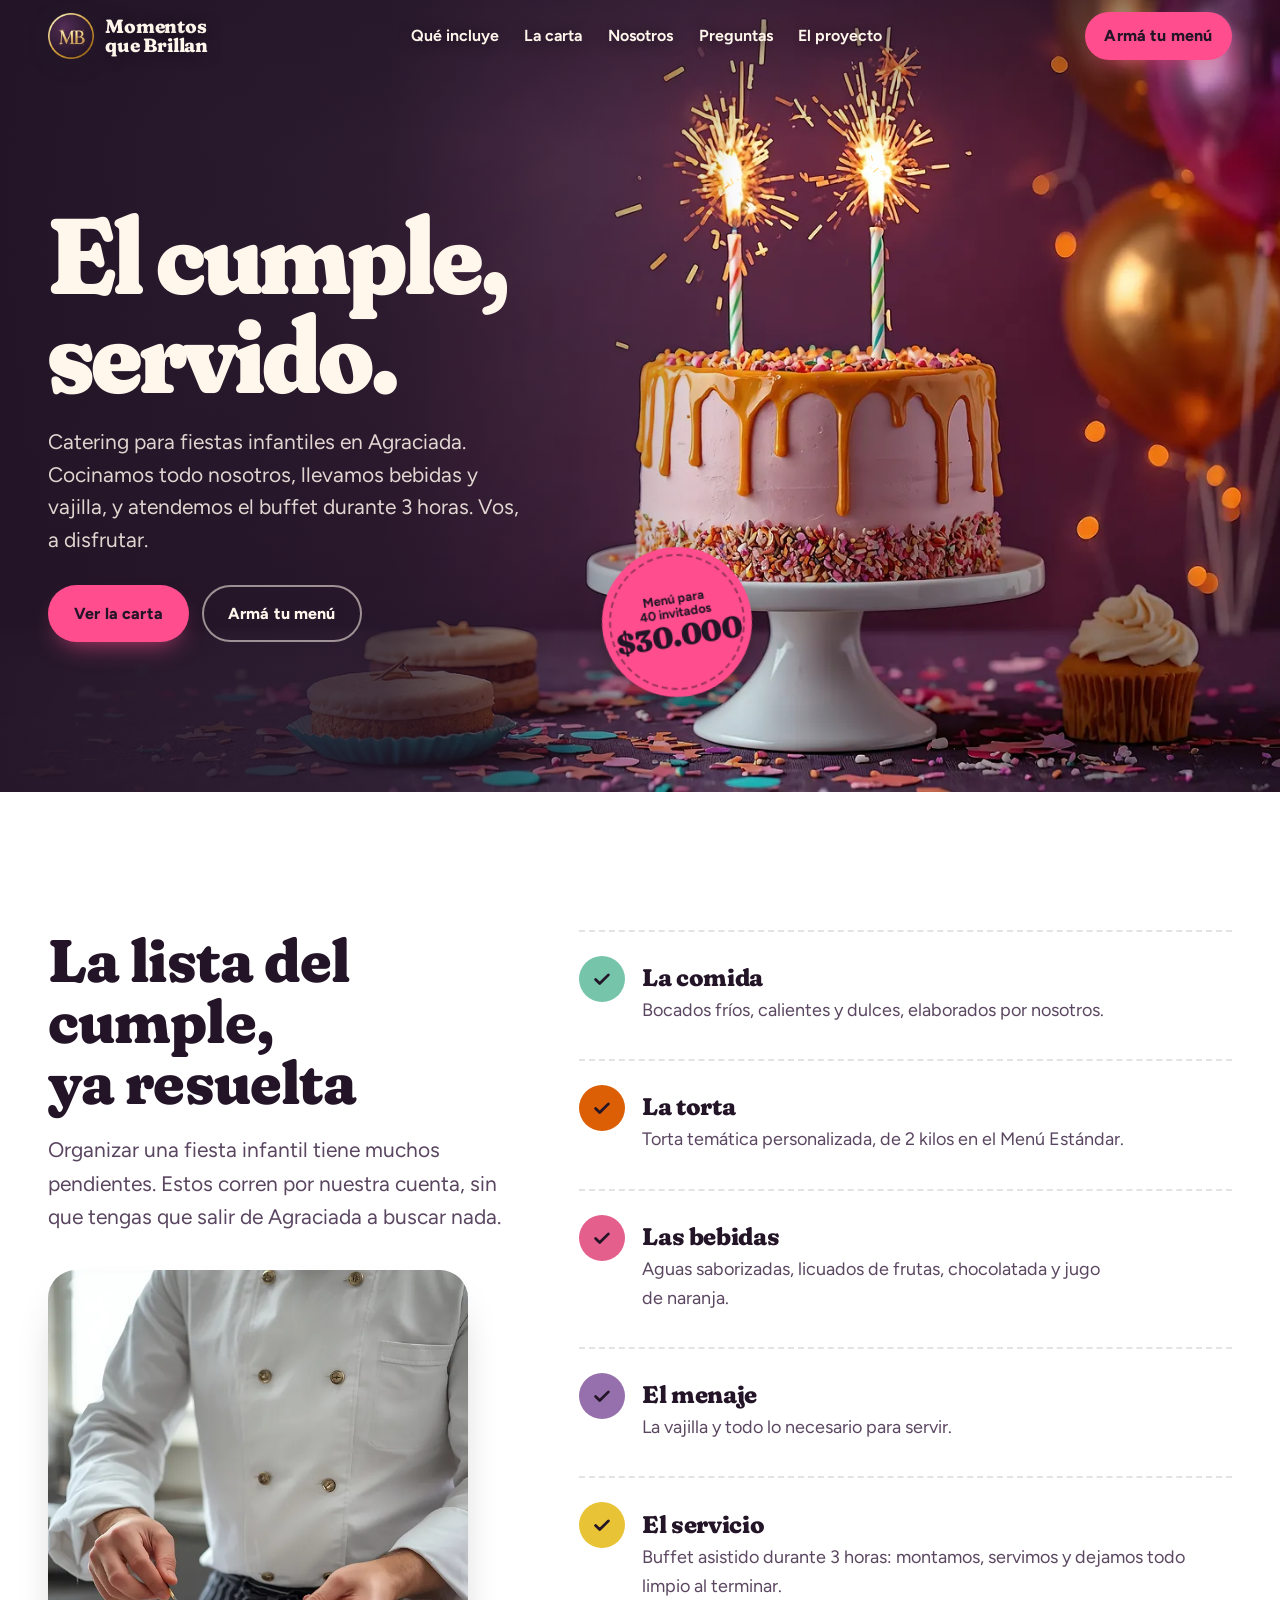
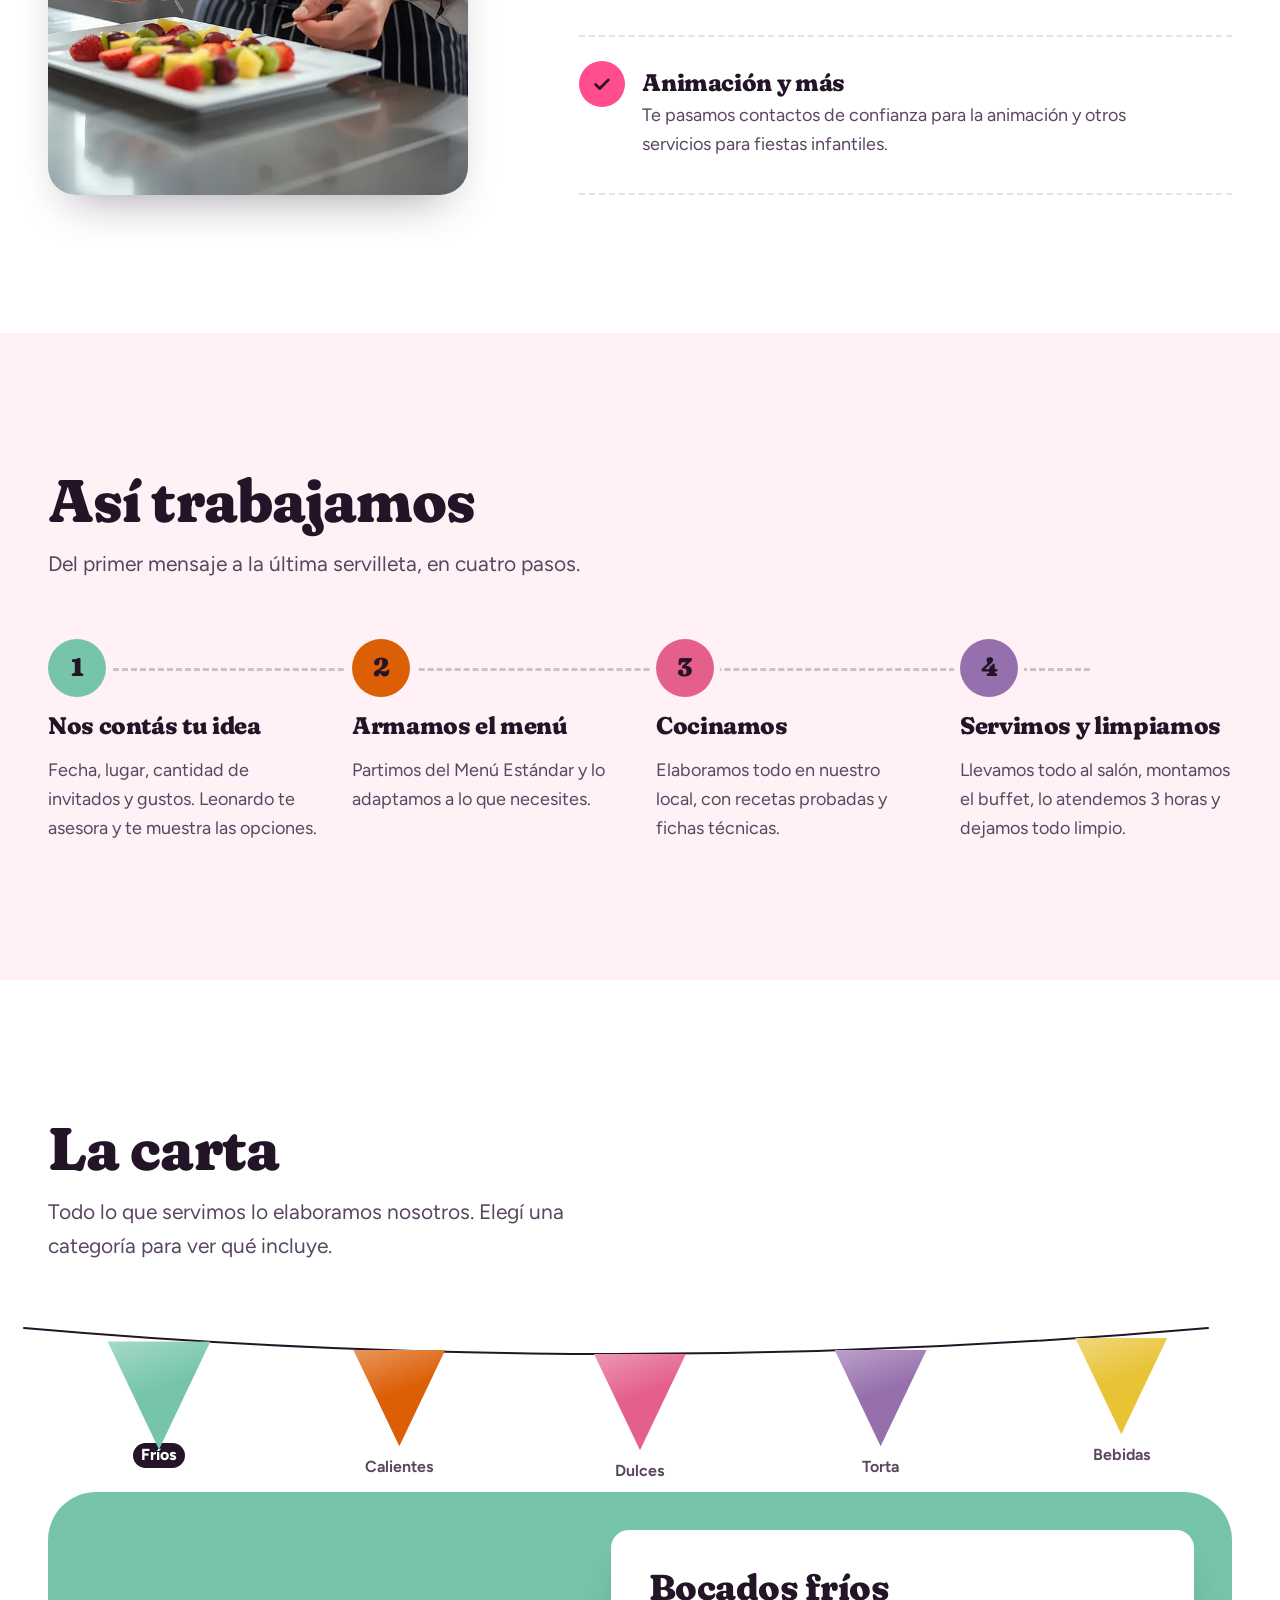
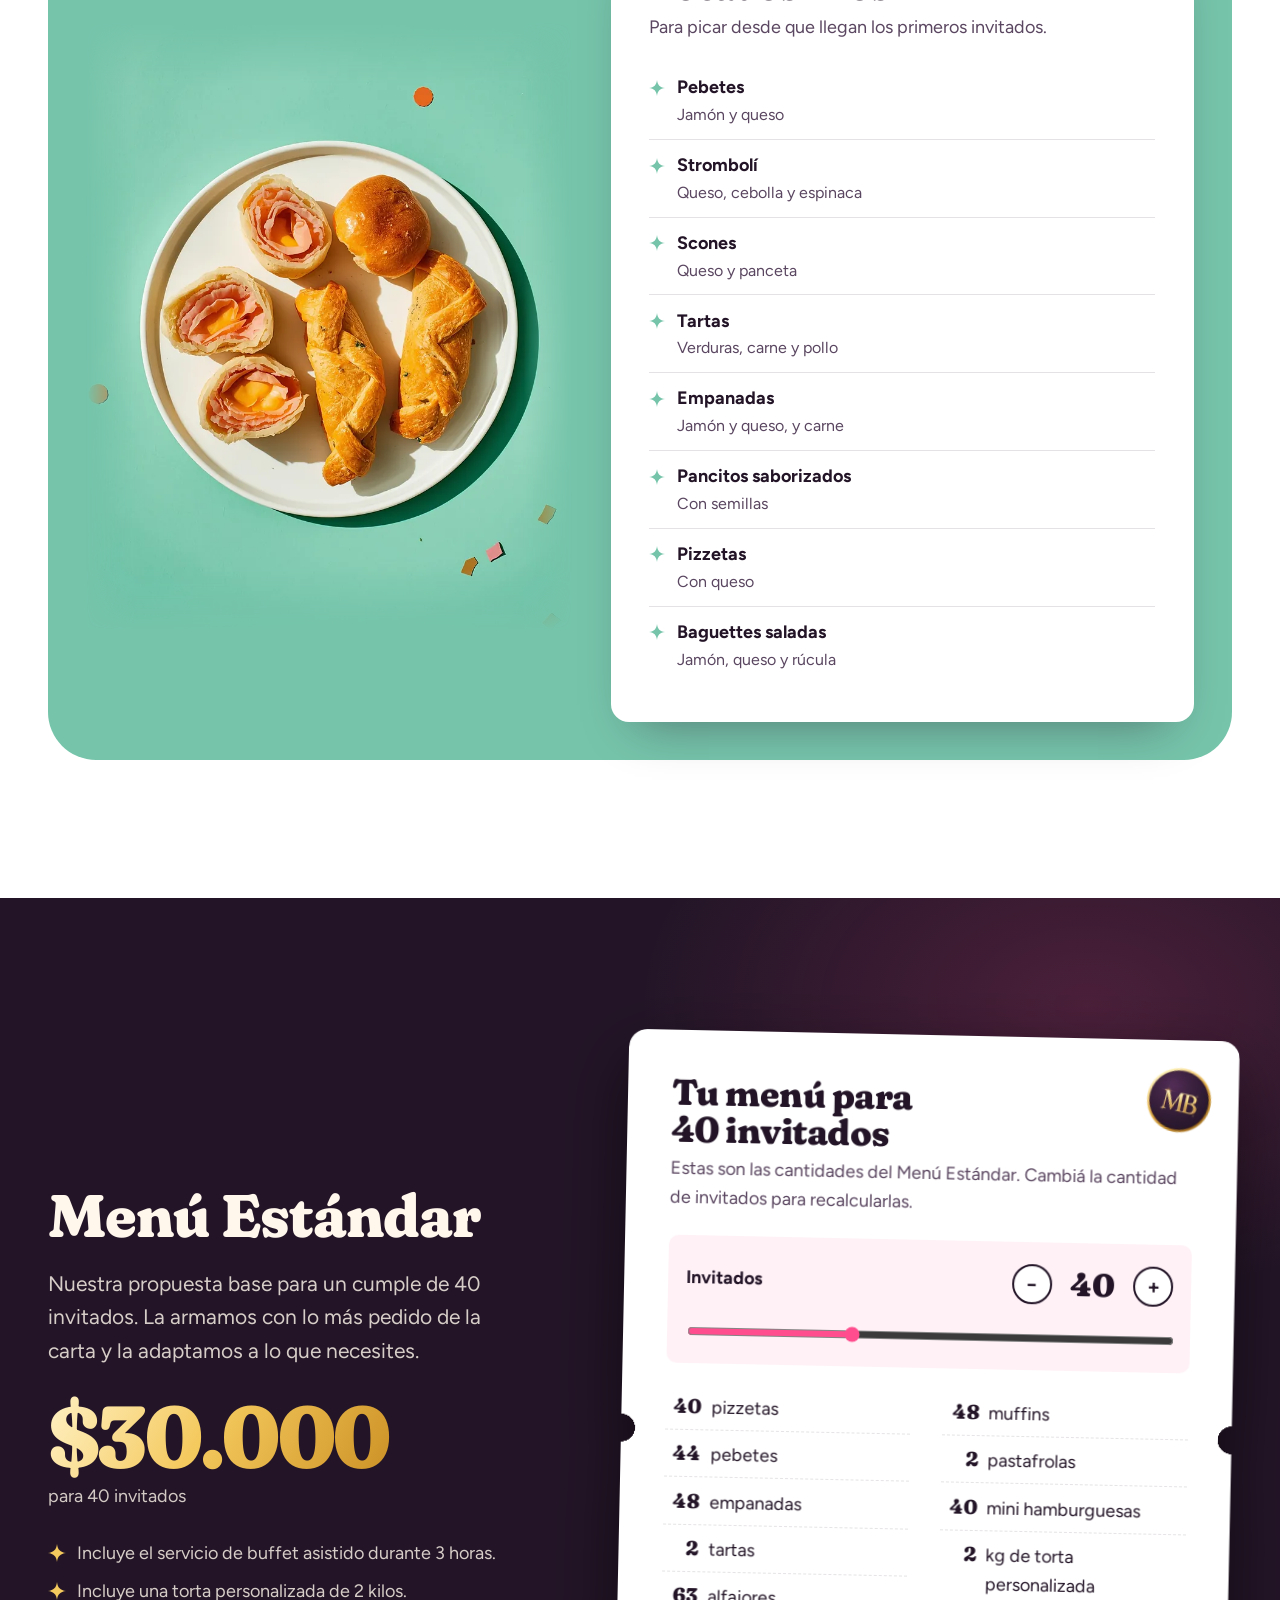
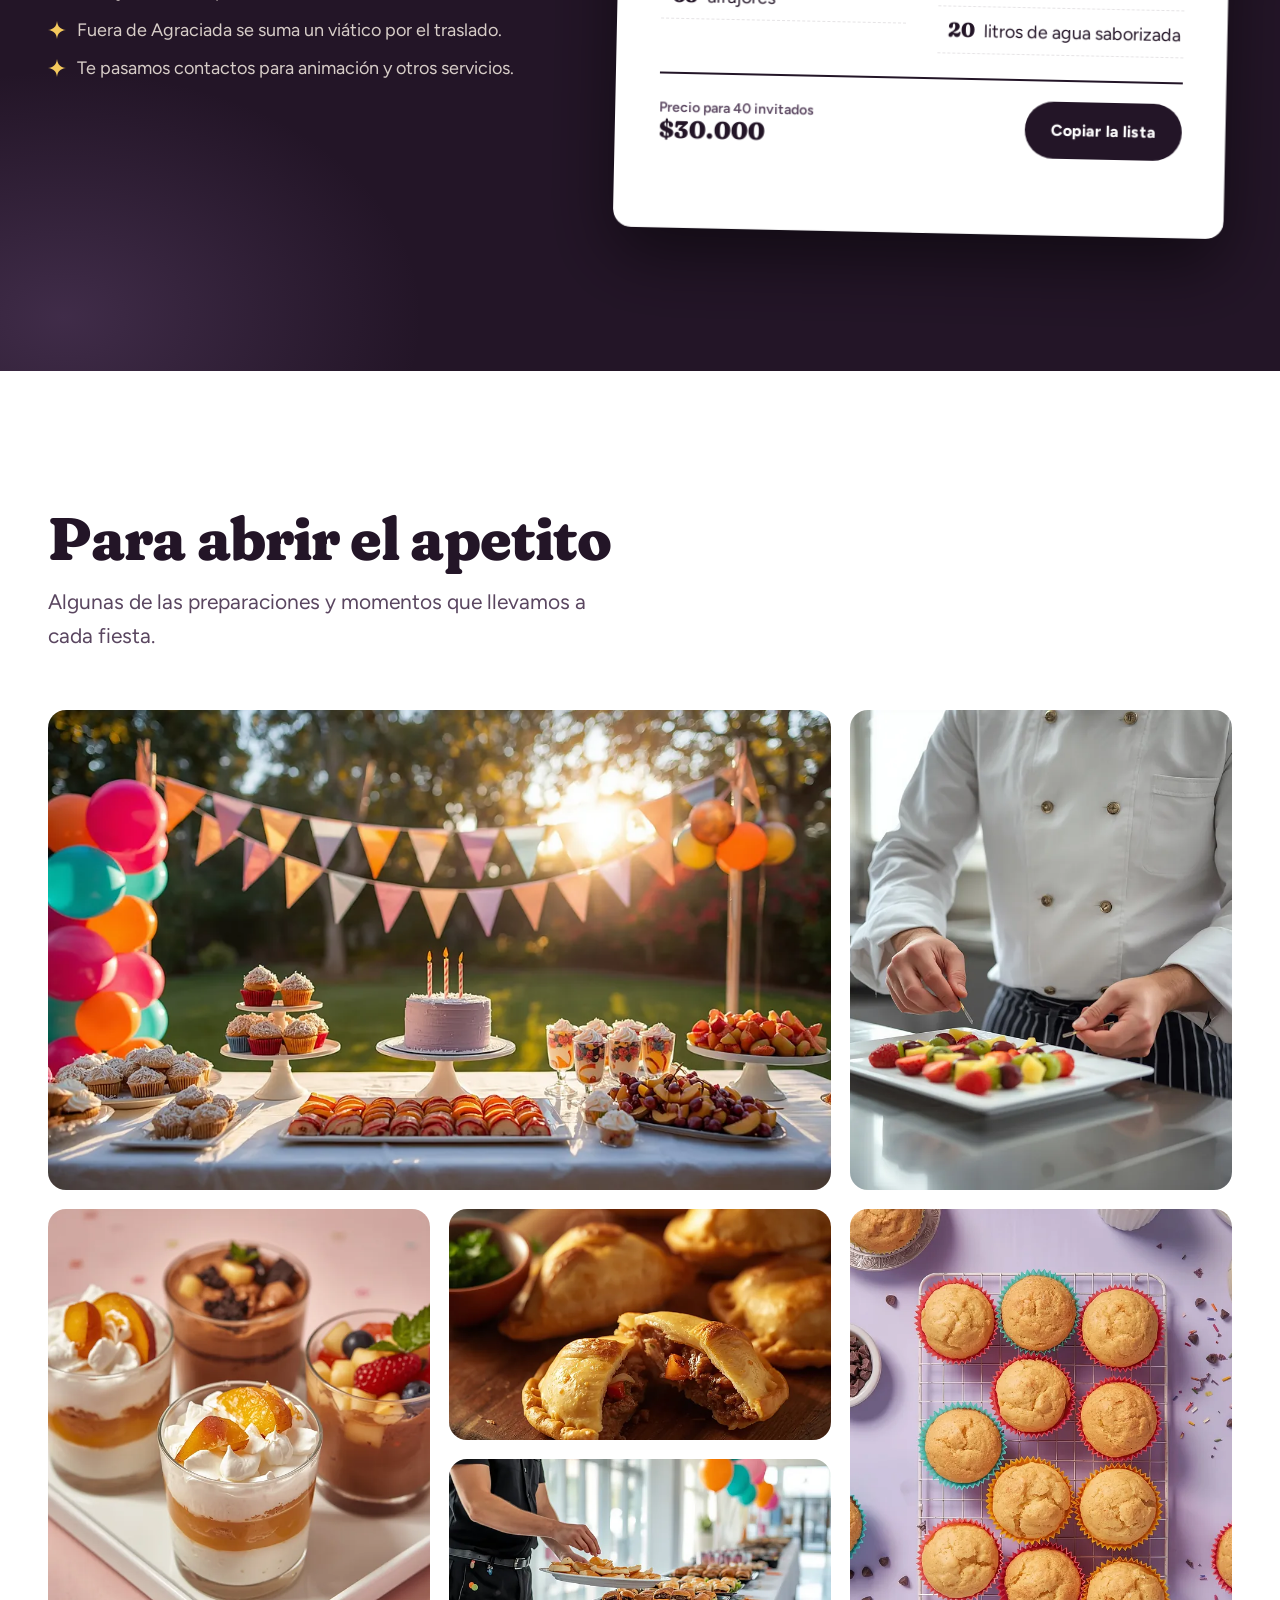
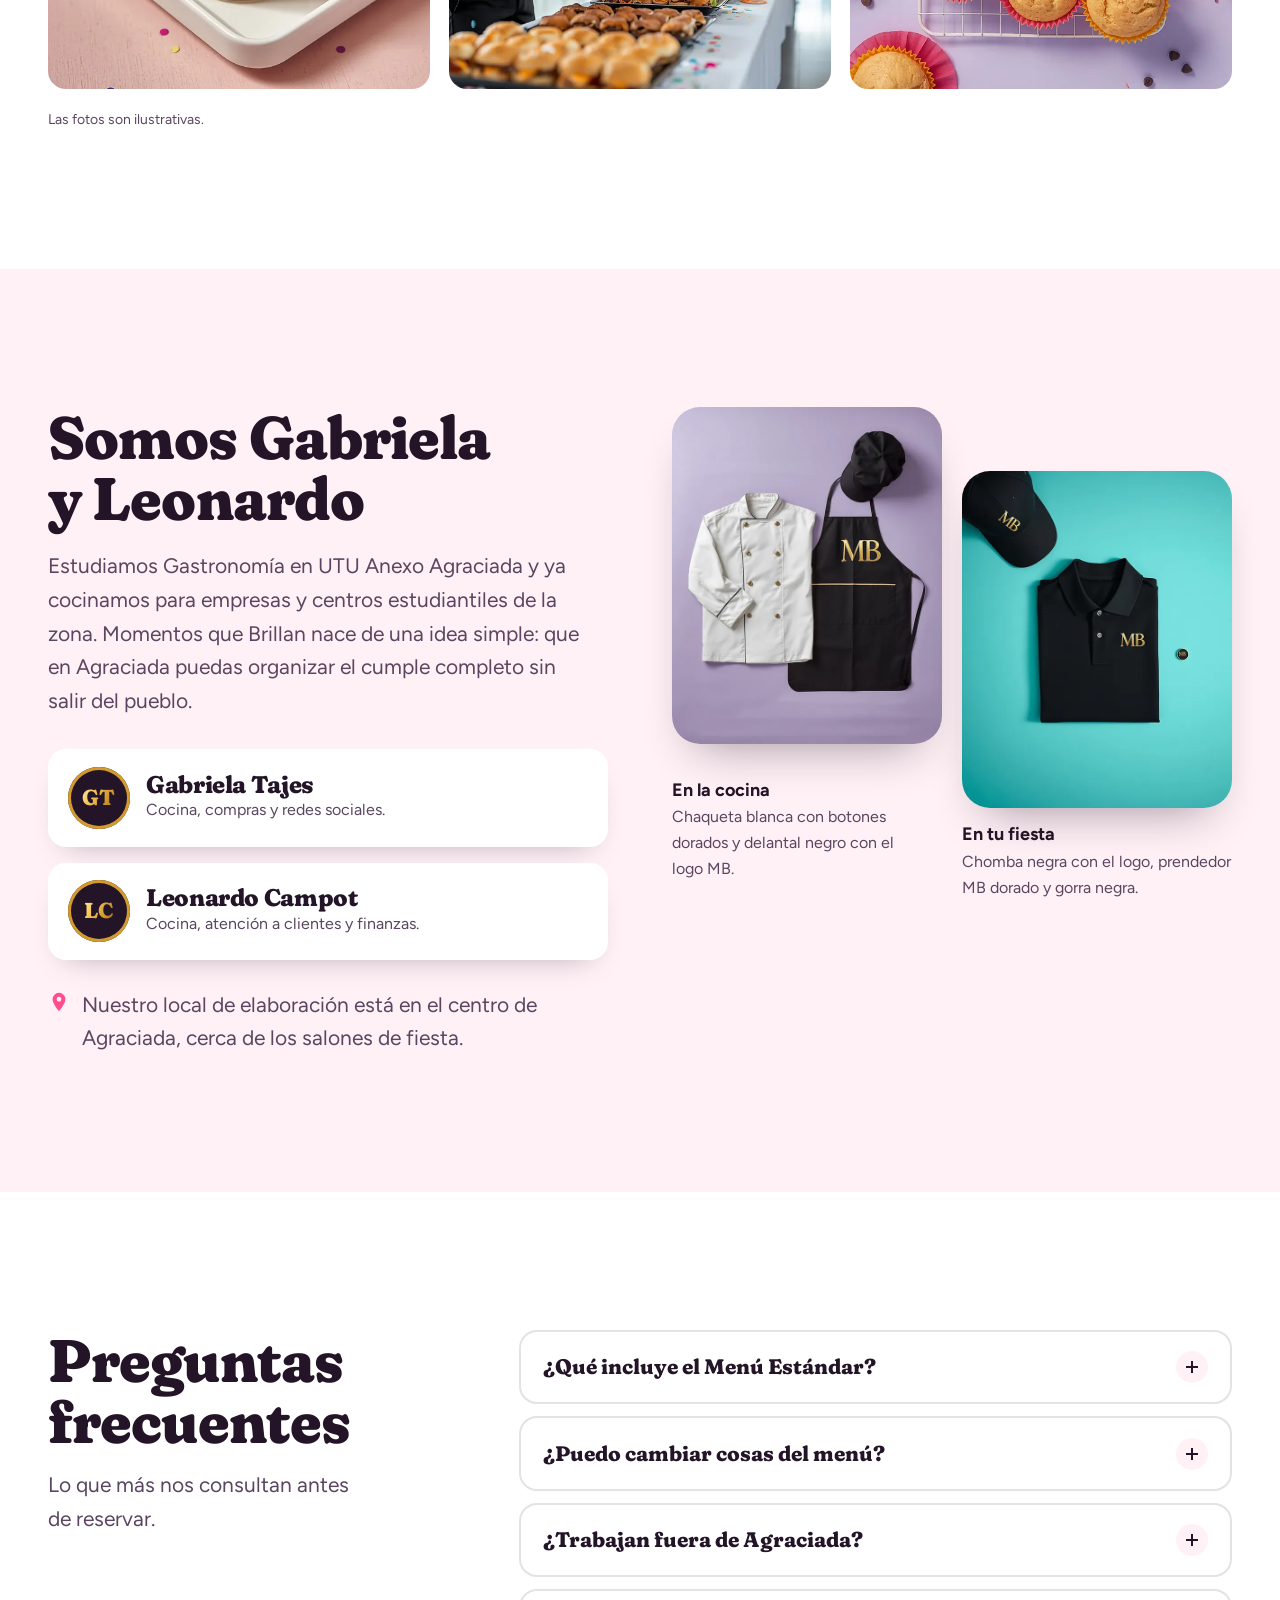
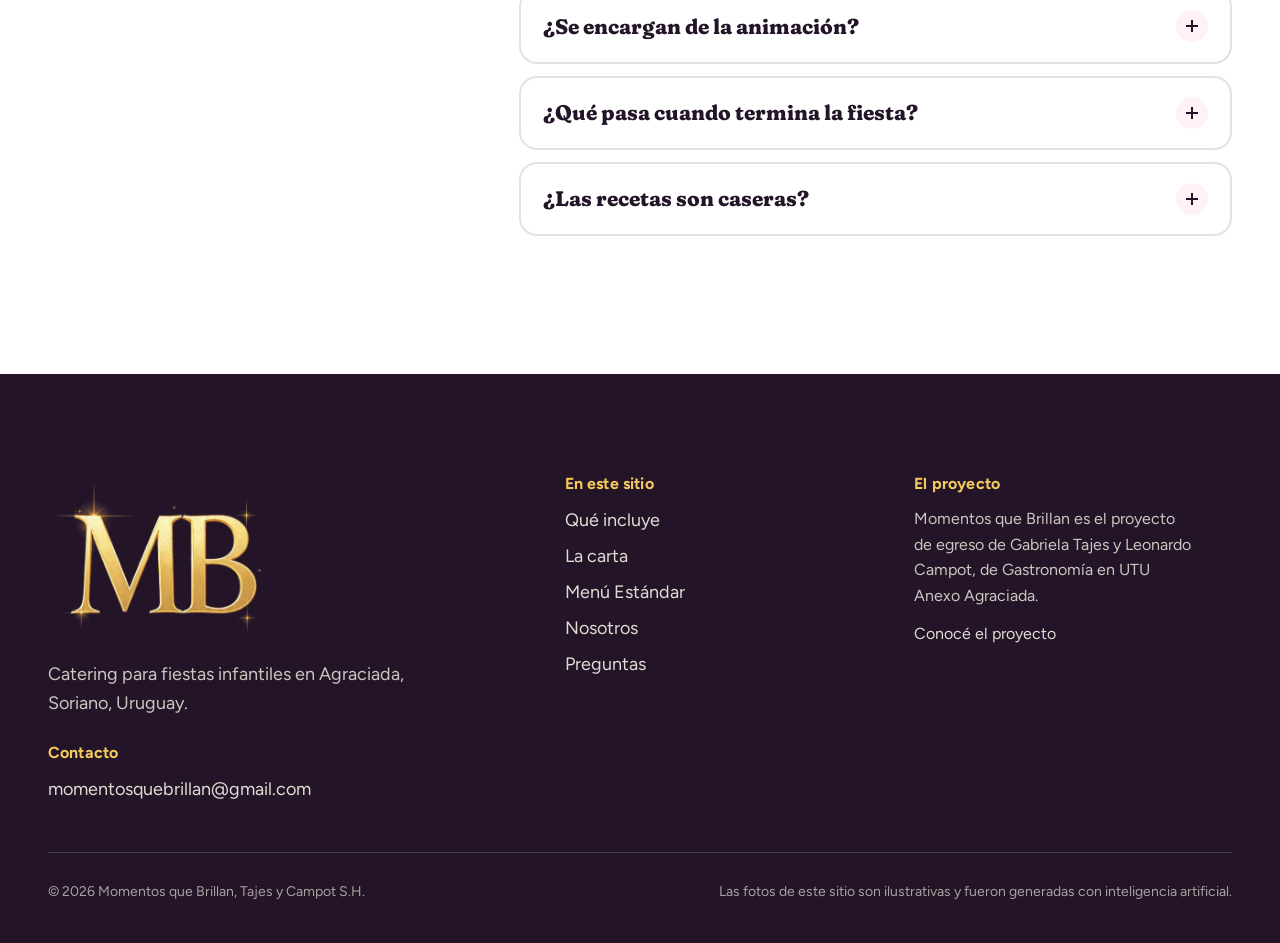
<file: index.html>
<!doctype html>
<html lang="es-UY">
<head>
  <meta charset="utf-8">
  <meta name="viewport" content="width=device-width, initial-scale=1, viewport-fit=cover">
  <title>Momentos que Brillan | Catering para cumpleaños infantiles en Agraciada</title>
  <meta name="description" content="Catering para fiestas infantiles en Agraciada, Soriano. Comida casera, bebidas, menaje, torta temática y buffet asistido de 3 horas: todo el cumple en un solo lugar.">
  <meta name="theme-color" content="#231527">
  <link rel="canonical" href="./">

  <meta property="og:type" content="website">
  <meta property="og:locale" content="es_UY">
  <meta property="og:site_name" content="Momentos que Brillan">
  <meta property="og:title" content="Momentos que Brillan: el cumple, servido">
  <meta property="og:description" content="Catering para fiestas infantiles en Agraciada. Comida casera, bebidas, menaje y buffet asistido de 3 horas.">
  <meta property="og:image" content="og-image.jpg">
  <meta property="og:image:width" content="1200">
  <meta property="og:image:height" content="630">
  <meta name="twitter:card" content="summary_large_image">

  <link rel="icon" href="favicon.ico" sizes="any">
  <link rel="icon" href="favicon-32.png" type="image/png" sizes="32x32">
  <link rel="apple-touch-icon" href="apple-touch-icon.png">
  <link rel="manifest" href="site.webmanifest">

  <link rel="preload" href="assets/fonts/fraunces-latin-full-normal.woff2" as="font" type="font/woff2" crossorigin>
  <link rel="preload" href="assets/fonts/figtree-latin-wght-normal.woff2" as="font" type="font/woff2" crossorigin>
  <link rel="preload" as="image" href="assets/img/hero/hero-torta-1600.webp"
        imagesrcset="assets/img/hero/hero-torta-960.webp 960w, assets/img/hero/hero-torta-1600.webp 1600w, assets/img/hero/hero-torta-2400.webp 2400w"
        imagesizes="100vw" fetchpriority="high">

  <link rel="stylesheet" href="assets/css/main.css">
  <script>document.documentElement.classList.add("js");</script>
  <script src="assets/js/config.js" defer></script>
  <script src="assets/js/main.js" defer></script>

  <script type="application/ld+json">
  {
    "@context": "https://schema.org",
    "@type": "FoodEstablishment",
    "name": "Momentos que Brillan",
    "description": "Catering para fiestas infantiles en Agraciada: comida casera, bebidas, menaje, torta temática y buffet asistido de 3 horas.",
    "servesCuisine": "Catering para fiestas infantiles",
    "areaServed": "Agraciada, Soriano, Uruguay",
    "address": {
      "@type": "PostalAddress",
      "addressLocality": "Agraciada",
      "addressRegion": "Soriano",
      "addressCountry": "UY"
    },
    "founder": [
      { "@type": "Person", "name": "Gabriela Tajes" },
      { "@type": "Person", "name": "Leonardo Campot" }
    ]
  }
  </script>
</head>
<body>
  <a class="skip-link" href="#contenido">Saltar al contenido</a>

  <svg width="0" height="0" style="position:absolute" aria-hidden="true" focusable="false">
    <symbol id="i-destello" viewBox="0 0 16 16"><path fill="currentColor" d="M8 0c.6 5 2.9 7.4 8 8-5.1.6-7.4 3-8 8-.6-5-2.9-7.4-8-8 5.1-.6 7.4-3 8-8z"/></symbol>
    <symbol id="i-check" viewBox="0 0 24 24"><path fill="none" stroke="currentColor" stroke-width="3" stroke-linecap="round" stroke-linejoin="round" d="M5 12.5l4.5 4.5L19 7.5"/></symbol>
    <symbol id="i-pin" viewBox="0 0 24 24"><path fill="currentColor" d="M12 2a7 7 0 0 0-7 7c0 5.2 7 13 7 13s7-7.8 7-13a7 7 0 0 0-7-7zm0 9.6a2.6 2.6 0 1 1 0-5.2 2.6 2.6 0 0 1 0 5.2z"/></symbol>
    <symbol id="i-prev" viewBox="0 0 24 24"><path fill="none" stroke="currentColor" stroke-width="2.5" stroke-linecap="round" stroke-linejoin="round" d="M15 5l-7 7 7 7"/></symbol>
    <symbol id="i-next" viewBox="0 0 24 24"><path fill="none" stroke="currentColor" stroke-width="2.5" stroke-linecap="round" stroke-linejoin="round" d="M9 5l7 7-7 7"/></symbol>
    <symbol id="i-cerrar" viewBox="0 0 24 24"><path fill="none" stroke="currentColor" stroke-width="2.5" stroke-linecap="round" d="M6 6l12 12M18 6L6 18"/></symbol>
  </svg>

  <header class="site-header" data-header>
    <div class="container site-header__bar">
      <a class="brand" href="./" aria-label="Momentos que Brillan, inicio">
        <img src="assets/img/brand/mb-badge-128.webp" width="46" height="46" alt="">
        <span>Momentos<br>que Brillan</span>
      </a>
      <nav class="nav" aria-label="Principal">
        <ul class="nav__list">
          <li><a href="#incluye">Qué incluye</a></li>
          <li><a href="#carta">La carta</a></li>
          <li><a href="#nosotros">Nosotros</a></li>
          <li><a href="#preguntas">Preguntas</a></li>
          <li><a href="proyecto.html">El proyecto</a></li>
        </ul>
      </nav>
      <a class="btn btn--primary header-cta" href="#menu-40">Armá tu menú</a>
      <button class="menu-toggle" type="button" aria-expanded="false" aria-controls="menu-movil" data-menu-toggle>
        <span class="menu-toggle__icon" aria-hidden="true"></span>
        <span>Menú</span>
      </button>
    </div>
  </header>

  <nav class="mobile-nav" id="menu-movil" aria-label="Menú del sitio" hidden>
    <ul>
      <li><a href="#incluye" style="--dot: var(--cat-frios)">Qué incluye</a></li>
      <li><a href="#carta" style="--dot: var(--cat-calientes)">La carta</a></li>
      <li><a href="#menu-40" style="--dot: var(--cat-dulces)">Armá tu menú</a></li>
      <li><a href="#nosotros" style="--dot: var(--cat-torta)">Nosotros</a></li>
      <li><a href="#preguntas" style="--dot: var(--cat-bebidas)">Preguntas</a></li>
      <li><a href="proyecto.html" style="--dot: var(--frutilla)">El proyecto</a></li>
    </ul>
  </nav>

  <main id="contenido">
    <section class="hero" aria-labelledby="hero-titulo">
      <div class="hero__media">
        <img src="assets/img/hero/hero-torta-1600.webp"
             srcset="assets/img/hero/hero-torta-960.webp 960w, assets/img/hero/hero-torta-1600.webp 1600w, assets/img/hero/hero-torta-2400.webp 2400w"
             sizes="100vw" width="2400" height="1350" fetchpriority="high" decoding="async"
             alt="Torta de cumpleaños rosa con bengalas encendidas, alfajores y globos dorados sobre una mesa con confites.">
      </div>
      <canvas class="hero__sparks" aria-hidden="true"></canvas>
      <div class="container hero__inner">
        <div class="hero__copy">
          <h1 class="hero__title" id="hero-titulo">El cumple, servido.</h1>
          <p class="hero__lead">Catering para fiestas infantiles en Agraciada. Cocinamos todo nosotros, llevamos bebidas y vajilla, y atendemos el buffet durante 3&nbsp;horas. Vos, a disfrutar.</p>
          <div class="hero__actions">
            <a class="btn btn--primary" href="#carta">Ver la carta</a>
            <a class="btn btn--ghost" href="#menu-40">Armá tu menú</a>
          </div>
        </div>
      </div>
      <a class="sticker" href="#menu-40">
        <span>Menú para 40&nbsp;invitados</span>
        <strong>$30.000</strong>
      </a>
    </section>

    <section class="section" id="incluye" aria-labelledby="incluye-titulo">
      <div class="container incluye__grid">
        <div class="incluye__aside">
          <h2 id="incluye-titulo">La lista del cumple, ya resuelta</h2>
          <p>Organizar una fiesta infantil tiene muchos pendientes. Estos corren por nuestra cuenta, sin que tengas que salir de Agraciada a buscar nada.</p>
          <figure class="incluye__photo">
            <img src="assets/img/galeria/gal-chef-manos-640.webp"
                 srcset="assets/img/galeria/gal-chef-manos-640.webp 640w, assets/img/galeria/gal-chef-manos-1152.webp 1152w"
                 sizes="(min-width: 900px) 420px, 100vw" width="1152" height="1440" loading="lazy" decoding="async"
                 alt="Manos de un cocinero con chaqueta blanca y botones dorados armando una bandeja de brochetes de fruta.">
          </figure>
        </div>
        <ul class="checklist">
          <li style="--c: var(--cat-frios)">
            <span class="check"><svg aria-hidden="true"><use href="#i-check"/></svg></span>
            <h3>La comida</h3>
            <p>Bocados fríos, calientes y dulces, elaborados por nosotros.</p>
          </li>
          <li style="--c: var(--cat-calientes)">
            <span class="check"><svg aria-hidden="true"><use href="#i-check"/></svg></span>
            <h3>La torta</h3>
            <p>Torta temática personalizada, de 2&nbsp;kilos en el Menú Estándar.</p>
          </li>
          <li style="--c: var(--cat-dulces)">
            <span class="check"><svg aria-hidden="true"><use href="#i-check"/></svg></span>
            <h3>Las bebidas</h3>
            <p>Aguas saborizadas, licuados de frutas, chocolatada y jugo de naranja.</p>
          </li>
          <li style="--c: var(--cat-torta)">
            <span class="check"><svg aria-hidden="true"><use href="#i-check"/></svg></span>
            <h3>El menaje</h3>
            <p>La vajilla y todo lo necesario para servir.</p>
          </li>
          <li style="--c: var(--cat-bebidas)">
            <span class="check"><svg aria-hidden="true"><use href="#i-check"/></svg></span>
            <h3>El servicio</h3>
            <p>Buffet asistido durante 3&nbsp;horas: montamos, servimos y dejamos todo limpio al terminar.</p>
          </li>
          <li style="--c: var(--frutilla)">
            <span class="check"><svg aria-hidden="true"><use href="#i-check"/></svg></span>
            <h3>Animación y más</h3>
            <p>Te pasamos contactos de confianza para la animación y otros servicios para fiestas infantiles.</p>
          </li>
        </ul>
      </div>
    </section>

    <section class="section pasos-section" id="como" aria-labelledby="como-titulo">
      <div class="container">
        <div class="section-head">
          <h2 id="como-titulo">Así trabajamos</h2>
          <p>Del primer mensaje a la última servilleta, en cuatro pasos.</p>
        </div>
        <ol class="pasos">
          <li class="paso" style="--c: var(--cat-frios)">
            <span class="paso__num" aria-hidden="true">1</span>
            <h3>Nos contás tu idea</h3>
            <p>Fecha, lugar, cantidad de invitados y gustos. Leonardo te asesora y te muestra las opciones.</p>
          </li>
          <li class="paso" style="--c: var(--cat-calientes)">
            <span class="paso__num" aria-hidden="true">2</span>
            <h3>Armamos el menú</h3>
            <p>Partimos del Menú Estándar y lo adaptamos a lo que necesites.</p>
          </li>
          <li class="paso" style="--c: var(--cat-dulces)">
            <span class="paso__num" aria-hidden="true">3</span>
            <h3>Cocinamos</h3>
            <p>Elaboramos todo en nuestro local, con recetas probadas y fichas técnicas.</p>
          </li>
          <li class="paso" style="--c: var(--cat-torta)">
            <span class="paso__num" aria-hidden="true">4</span>
            <h3>Servimos y limpiamos</h3>
            <p>Llevamos todo al salón, montamos el buffet, lo atendemos 3&nbsp;horas y dejamos todo limpio.</p>
          </li>
        </ol>
      </div>
    </section>

    <section class="section carta" id="carta" aria-labelledby="carta-titulo" data-carta>
      <div class="container">
        <div class="section-head">
          <h2 id="carta-titulo">La carta</h2>
          <p>Todo lo que servimos lo elaboramos nosotros. Elegí una categoría para ver qué incluye.</p>
        </div>

        <div class="bunting" role="tablist" aria-label="Categorías de la carta" hidden data-tablist>
          <svg class="bunting__string" viewBox="0 0 1000 44" preserveAspectRatio="none" aria-hidden="true"><path d="M0,8 Q500,60 1000,8"/></svg>
          <button class="flag" type="button" role="tab" id="tab-frios" aria-controls="panel-frios" aria-selected="true" data-color="var(--cat-frios)" style="--flag: var(--cat-frios)">
            <span class="flag__shape" aria-hidden="true"></span>
            <span class="flag__label">Fríos</span>
          </button>
          <button class="flag" type="button" role="tab" id="tab-calientes" aria-controls="panel-calientes" aria-selected="false" tabindex="-1" data-color="var(--cat-calientes)" style="--flag: var(--cat-calientes)">
            <span class="flag__shape" aria-hidden="true"></span>
            <span class="flag__label">Calientes</span>
          </button>
          <button class="flag" type="button" role="tab" id="tab-dulces" aria-controls="panel-dulces" aria-selected="false" tabindex="-1" data-color="var(--cat-dulces)" style="--flag: var(--cat-dulces)">
            <span class="flag__shape" aria-hidden="true"></span>
            <span class="flag__label">Dulces</span>
          </button>
          <button class="flag" type="button" role="tab" id="tab-torta" aria-controls="panel-torta" aria-selected="false" tabindex="-1" data-color="var(--cat-torta)" style="--flag: var(--cat-torta)">
            <span class="flag__shape" aria-hidden="true"></span>
            <span class="flag__label">Torta</span>
          </button>
          <button class="flag" type="button" role="tab" id="tab-bebidas" aria-controls="panel-bebidas" aria-selected="false" tabindex="-1" data-color="var(--cat-bebidas)" style="--flag: var(--cat-bebidas)">
            <span class="flag__shape" aria-hidden="true"></span>
            <span class="flag__label">Bebidas</span>
          </button>
        </div>

        <div class="carta__stage" data-stage>
          <div class="carta__panel" id="panel-frios" role="tabpanel" aria-labelledby="tab-frios">
            <figure class="carta__photo">
              <img src="assets/img/carta/carta-frios-800.webp"
                   srcset="assets/img/carta/carta-frios-480.webp 480w, assets/img/carta/carta-frios-800.webp 800w, assets/img/carta/carta-frios-1152.webp 1152w"
                   sizes="(min-width: 900px) 40vw, 100vw" width="1152" height="1440" loading="lazy" decoding="async"
                   alt="Plato con pebetes de jamón y queso y trenzas saladas sobre fondo verde menta.">
            </figure>
            <div class="menu-card">
              <h3>Bocados fríos</h3>
              <p>Para picar desde que llegan los primeros invitados.</p>
              <ul class="menu-list">
                <li><svg aria-hidden="true"><use href="#i-destello"/></svg><strong>Pebetes</strong><span>Jamón y queso</span></li>
                <li><svg aria-hidden="true"><use href="#i-destello"/></svg><strong>Strombolí</strong><span>Queso, cebolla y espinaca</span></li>
                <li><svg aria-hidden="true"><use href="#i-destello"/></svg><strong>Scones</strong><span>Queso y panceta</span></li>
                <li><svg aria-hidden="true"><use href="#i-destello"/></svg><strong>Tartas</strong><span>Verduras, carne y pollo</span></li>
                <li><svg aria-hidden="true"><use href="#i-destello"/></svg><strong>Empanadas</strong><span>Jamón y queso, y carne</span></li>
                <li><svg aria-hidden="true"><use href="#i-destello"/></svg><strong>Pancitos saborizados</strong><span>Con semillas</span></li>
                <li><svg aria-hidden="true"><use href="#i-destello"/></svg><strong>Pizzetas</strong><span>Con queso</span></li>
                <li><svg aria-hidden="true"><use href="#i-destello"/></svg><strong>Baguettes saladas</strong><span>Jamón, queso y rúcula</span></li>
              </ul>
            </div>
          </div>

          <div class="carta__panel" id="panel-calientes" role="tabpanel" aria-labelledby="tab-calientes">
            <figure class="carta__photo">
              <img src="assets/img/carta/carta-calientes-800.webp"
                   srcset="assets/img/carta/carta-calientes-480.webp 480w, assets/img/carta/carta-calientes-800.webp 800w, assets/img/carta/carta-calientes-1152.webp 1152w"
                   sizes="(min-width: 900px) 40vw, 100vw" width="1152" height="1440" loading="lazy" decoding="async"
                   alt="Mini hamburguesas con tomate y lechuga y bastones de muzzarella sobre fondo naranja.">
            </figure>
            <div class="menu-card">
              <h3>Bocados calientes</h3>
              <p>Recién salidos del horno, del tamaño justo para manos chicas.</p>
              <ul class="menu-list">
                <li><svg aria-hidden="true"><use href="#i-destello"/></svg><strong>Mini hamburguesas</strong><span>Con tomate y lechuga</span></li>
                <li><svg aria-hidden="true"><use href="#i-destello"/></svg><strong>Mini pizzetas</strong><span>Con muzzarella</span></li>
                <li><svg aria-hidden="true"><use href="#i-destello"/></svg><strong>Mini chivitos</strong></li>
                <li><svg aria-hidden="true"><use href="#i-destello"/></svg><strong>Mini tacos</strong></li>
                <li><svg aria-hidden="true"><use href="#i-destello"/></svg><strong>Bastones de muzzarella</strong></li>
              </ul>
            </div>
          </div>

          <div class="carta__panel" id="panel-dulces" role="tabpanel" aria-labelledby="tab-dulces">
            <figure class="carta__photo">
              <img src="assets/img/carta/carta-dulces-800.webp"
                   srcset="assets/img/carta/carta-dulces-480.webp 480w, assets/img/carta/carta-dulces-800.webp 800w, assets/img/carta/carta-dulces-1152.webp 1152w"
                   sizes="(min-width: 900px) 40vw, 100vw" width="1152" height="1440" loading="lazy" decoding="async"
                   alt="Alfajores de maicena con coco, trufas con granas de colores y pastafrola sobre fondo rosa.">
            </figure>
            <div class="menu-card">
              <h3>Bocados dulces</h3>
              <p>La mesa dulce que todos esperan.</p>
              <ul class="menu-list">
                <li><svg aria-hidden="true"><use href="#i-destello"/></svg><strong>Alfajores de maicena</strong></li>
                <li><svg aria-hidden="true"><use href="#i-destello"/></svg><strong>Trufas</strong></li>
                <li><svg aria-hidden="true"><use href="#i-destello"/></svg><strong>Galletitas de avena</strong></li>
                <li><svg aria-hidden="true"><use href="#i-destello"/></svg><strong>Budines</strong><span>Vainilla, naranja, marmolado y limón</span></li>
                <li><svg aria-hidden="true"><use href="#i-destello"/></svg><strong>Brochetes de fruta</strong></li>
                <li><svg aria-hidden="true"><use href="#i-destello"/></svg><strong>Pastafrola</strong></li>
                <li><svg aria-hidden="true"><use href="#i-destello"/></svg><strong>Postres individuales</strong><span>Frutas, chajá, Oreo y chocolate</span></li>
                <li><svg aria-hidden="true"><use href="#i-destello"/></svg><strong>Muffins</strong></li>
              </ul>
            </div>
          </div>

          <div class="carta__panel" id="panel-torta" role="tabpanel" aria-labelledby="tab-torta">
            <figure class="carta__photo">
              <img src="assets/img/carta/carta-torta-800.webp"
                   srcset="assets/img/carta/carta-torta-480.webp 480w, assets/img/carta/carta-torta-800.webp 800w, assets/img/carta/carta-torta-1152.webp 1152w"
                   sizes="(min-width: 900px) 40vw, 100vw" width="1152" height="1440" loading="lazy" decoding="async"
                   alt="Torta temática lila con rosetas de crema, velitas y estrellas doradas sobre fondo violeta.">
            </figure>
            <div class="menu-card">
              <h3>Torta temática</h3>
              <p>La protagonista del cumple, decorada con el tema que elijas.</p>
              <ul class="menu-list">
                <li><svg aria-hidden="true"><use href="#i-destello"/></svg><strong>Torta personalizada</strong><span>Con el tema y los colores del cumple</span></li>
                <li><svg aria-hidden="true"><use href="#i-destello"/></svg><strong>Relleno clásico</strong><span>Dulce de leche, crema y duraznos</span></li>
                <li><svg aria-hidden="true"><use href="#i-destello"/></svg><strong>Tamaño</strong><span>2&nbsp;kilos en el Menú Estándar para 40 invitados</span></li>
              </ul>
            </div>
          </div>

          <div class="carta__panel" id="panel-bebidas" role="tabpanel" aria-labelledby="tab-bebidas">
            <figure class="carta__photo">
              <img src="assets/img/carta/carta-bebidas-800.webp"
                   srcset="assets/img/carta/carta-bebidas-480.webp 480w, assets/img/carta/carta-bebidas-800.webp 800w, assets/img/carta/carta-bebidas-1152.webp 1152w"
                   sizes="(min-width: 900px) 40vw, 100vw" width="1152" height="1440" loading="lazy" decoding="async"
                   alt="Dispensador de agua con limón y menta, jugo de naranja y botellitas de chocolatada sobre fondo amarillo.">
            </figure>
            <div class="menu-card">
              <h3>Bebidas</h3>
              <p>Caseras y frescas, para chicos y grandes.</p>
              <ul class="menu-list">
                <li><svg aria-hidden="true"><use href="#i-destello"/></svg><strong>Aguas saborizadas</strong><span>Limón y menta</span></li>
                <li><svg aria-hidden="true"><use href="#i-destello"/></svg><strong>Licuados de frutas</strong></li>
                <li><svg aria-hidden="true"><use href="#i-destello"/></svg><strong>Chocolatada</strong></li>
                <li><svg aria-hidden="true"><use href="#i-destello"/></svg><strong>Jugo de naranja</strong></li>
              </ul>
            </div>
          </div>
        </div>
      </div>
    </section>

    <section class="section estandar" id="menu-40" aria-labelledby="estandar-titulo">
      <div class="container estandar__grid">
        <div class="estandar__intro">
          <h2 id="estandar-titulo">Menú Estándar</h2>
          <p>Nuestra propuesta base para un cumple de 40 invitados. La armamos con lo más pedido de la carta y la adaptamos a lo que necesites.</p>
          <div class="precio">
            <span class="precio__monto">$30.000</span>
            <span class="precio__detalle">para 40 invitados</span>
          </div>
          <ul class="notas">
            <li><svg aria-hidden="true"><use href="#i-destello"/></svg>Incluye el servicio de buffet asistido durante 3&nbsp;horas.</li>
            <li><svg aria-hidden="true"><use href="#i-destello"/></svg>Incluye una torta personalizada de 2&nbsp;kilos.</li>
            <li><svg aria-hidden="true"><use href="#i-destello"/></svg>Fuera de Agraciada se suma un viático por el traslado.</li>
            <li><svg aria-hidden="true"><use href="#i-destello"/></svg>Te pasamos contactos para animación y otros servicios.</li>
          </ul>
        </div>

        <div class="invitacion-wrap">
          <div class="invitacion" data-planner>
            <img class="invitacion__sello" src="assets/img/brand/mb-badge-128.webp" width="64" height="64" alt="">
            <h3>Tu menú para <span data-n-texto>40</span> invitados</h3>
            <p class="invitacion__sub">Estas son las cantidades del Menú Estándar. Cambiá la cantidad de invitados para recalcularlas.</p>

            <div class="invitados" hidden data-invitados>
              <div class="invitados__row">
                <label for="n-invitados">Invitados</label>
                <div class="stepper">
                  <button type="button" data-paso="-5" aria-label="Restar 5 invitados">−</button>
                  <output for="n-invitados" data-n>40</output>
                  <button type="button" data-paso="5" aria-label="Sumar 5 invitados">+</button>
                </div>
              </div>
              <input class="range" type="range" id="n-invitados" min="10" max="100" step="5" value="40">
            </div>

            <ul class="cantidades" aria-live="polite">
              <li data-base="40" data-singular="pizzeta" data-plural="pizzetas"><b>40</b><span>pizzetas</span></li>
              <li data-base="44" data-singular="pebete" data-plural="pebetes"><b>44</b><span>pebetes</span></li>
              <li data-base="48" data-singular="empanada" data-plural="empanadas"><b>48</b><span>empanadas</span></li>
              <li data-base="2" data-singular="tarta" data-plural="tartas" data-min="1"><b>2</b><span>tartas</span></li>
              <li data-base="63" data-singular="alfajor" data-plural="alfajores"><b>63</b><span>alfajores</span></li>
              <li data-base="48" data-singular="muffin" data-plural="muffins"><b>48</b><span>muffins</span></li>
              <li data-base="2" data-singular="pastafrola" data-plural="pastafrolas" data-min="1"><b>2</b><span>pastafrolas</span></li>
              <li data-base="40" data-singular="mini hamburguesa" data-plural="mini hamburguesas"><b>40</b><span>mini hamburguesas</span></li>
              <li data-base="2" data-paso-redondeo="0.5" data-min="1" data-singular="kg de torta personalizada" data-plural="kg de torta personalizada"><b>2</b><span>kg de torta personalizada</span></li>
              <li data-base="20" data-singular="litro de agua saborizada" data-plural="litros de agua saborizada"><b>20</b><span>litros de agua saborizada</span></li>
            </ul>

            <div class="invitacion__pie">
              <p class="invitacion__precio" aria-live="polite">
                <span data-precio-label>Precio para 40 invitados</span>
                <strong data-precio>$30.000</strong>
              </p>
              <button class="btn btn--dark" type="button" hidden data-copiar>Copiar la lista</button>
              <a class="btn btn--primary" href="#menu-40" target="_blank" rel="noopener" hidden data-whatsapp>Consultar por WhatsApp</a>
            </div>
            <p class="copiado" role="status" data-copiado></p>
          </div>
        </div>
      </div>
    </section>

    <section class="section galeria" id="galeria" aria-labelledby="galeria-titulo">
      <div class="container">
        <div class="section-head">
          <h2 id="galeria-titulo">Para abrir el apetito</h2>
          <p>Algunas de las preparaciones y momentos que llevamos a cada fiesta.</p>
        </div>
        <div class="galeria__grid" data-galeria>
          <button class="galeria__item g-mesa" type="button" data-full="assets/img/galeria/gal-mesa-dulce-1536.webp">
            <img src="assets/img/galeria/gal-mesa-dulce-1024.webp"
                 srcset="assets/img/galeria/gal-mesa-dulce-640.webp 640w, assets/img/galeria/gal-mesa-dulce-1024.webp 1024w, assets/img/galeria/gal-mesa-dulce-1536.webp 1536w"
                 sizes="(min-width: 900px) 66vw, 100vw" width="1536" height="1024" loading="lazy" decoding="async"
                 alt="Mesa dulce de cumpleaños en un jardín, con muffins, alfajores, brochetes de fruta, una torta lila y globos de colores.">
          </button>
          <button class="galeria__item g-chef" type="button" data-full="assets/img/galeria/gal-chef-manos-1152.webp">
            <img src="assets/img/galeria/gal-chef-manos-640.webp"
                 srcset="assets/img/galeria/gal-chef-manos-640.webp 640w, assets/img/galeria/gal-chef-manos-1152.webp 1152w"
                 sizes="(min-width: 900px) 33vw, 50vw" width="1152" height="1440" loading="lazy" decoding="async"
                 alt="Manos de un cocinero con chaqueta blanca y botones dorados armando una bandeja de brochetes de fruta.">
          </button>
          <button class="galeria__item g-postres" type="button" data-full="assets/img/galeria/gal-postres-1152.webp">
            <img src="assets/img/galeria/gal-postres-640.webp"
                 srcset="assets/img/galeria/gal-postres-640.webp 640w, assets/img/galeria/gal-postres-1152.webp 1152w"
                 sizes="(min-width: 900px) 33vw, 50vw" width="1152" height="1440" loading="lazy" decoding="async"
                 alt="Postres individuales en vasitos: chajá con durazno, mousse de chocolate con galletitas y ensalada de frutas.">
          </button>
          <button class="galeria__item g-servicio" type="button" data-full="assets/img/galeria/gal-servicio-1536.webp">
            <img src="assets/img/galeria/gal-servicio-1024.webp"
                 srcset="assets/img/galeria/gal-servicio-640.webp 640w, assets/img/galeria/gal-servicio-1024.webp 1024w, assets/img/galeria/gal-servicio-1536.webp 1536w"
                 sizes="(min-width: 900px) 33vw, 100vw" width="1536" height="1024" loading="lazy" decoding="async"
                 alt="Persona del equipo con chomba negra sirviendo empanadas en una mesa de buffet decorada con globos.">
          </button>
          <button class="galeria__item g-empanadas" type="button" data-full="assets/img/galeria/gal-empanadas-1536.webp">
            <img src="assets/img/galeria/gal-empanadas-640.webp"
                 srcset="assets/img/galeria/gal-empanadas-640.webp 640w, assets/img/galeria/gal-empanadas-1024.webp 1024w, assets/img/galeria/gal-empanadas-1536.webp 1536w"
                 sizes="(min-width: 900px) 33vw, 50vw" width="1536" height="1536" loading="lazy" decoding="async"
                 alt="Empanadas de carne doradas con repulgue, una abierta mostrando el relleno.">
          </button>
          <button class="galeria__item g-muffins" type="button" data-full="assets/img/galeria/gal-muffins-1152.webp">
            <img src="assets/img/galeria/gal-muffins-640.webp"
                 srcset="assets/img/galeria/gal-muffins-640.webp 640w, assets/img/galeria/gal-muffins-1152.webp 1152w"
                 sizes="(min-width: 900px) 33vw, 50vw" width="1152" height="1440" loading="lazy" decoding="async"
                 alt="Muffins de vainilla en pirotines de colores sobre una rejilla.">
          </button>
        </div>
        <p class="galeria__nota">Las fotos son ilustrativas.</p>
      </div>
    </section>

    <section class="section nosotros" id="nosotros" aria-labelledby="nosotros-titulo">
      <div class="container nosotros__grid">
        <div class="nosotros__texto">
          <h2 id="nosotros-titulo">Somos Gabriela y Leonardo</h2>
          <p>Estudiamos Gastronomía en UTU Anexo Agraciada y ya cocinamos para empresas y centros estudiantiles de la zona. Momentos que Brillan nace de una idea simple: que en Agraciada puedas organizar el cumple completo sin salir del pueblo.</p>
          <ul class="equipo">
            <li class="persona">
              <span class="monograma" aria-hidden="true"><span>GT</span></span>
              <div>
                <h3>Gabriela Tajes</h3>
                <p>Cocina, compras y redes sociales.</p>
              </div>
            </li>
            <li class="persona">
              <span class="monograma" aria-hidden="true"><span>LC</span></span>
              <div>
                <h3>Leonardo Campot</h3>
                <p>Cocina, atención a clientes y finanzas.</p>
              </div>
            </li>
          </ul>
          <p class="ubicacion"><svg aria-hidden="true"><use href="#i-pin"/></svg>Nuestro local de elaboración está en el centro de Agraciada, cerca de los salones de fiesta.</p>
        </div>
        <div class="uniformes">
          <figure class="uniforme">
            <img src="assets/img/uniformes/uniforme-cocina-600.webp"
                 srcset="assets/img/uniformes/uniforme-cocina-600.webp 600w, assets/img/uniformes/uniforme-cocina-1152.webp 1152w"
                 sizes="(min-width: 900px) 25vw, 50vw" width="1152" height="1440" loading="lazy" decoding="async"
                 alt="Uniforme de cocina: chaqueta blanca con botones dorados, delantal negro con el logo MB dorado y gorro negro.">
            <figcaption><b>En la cocina</b>Chaqueta blanca con botones dorados y delantal negro con el logo&nbsp;MB.</figcaption>
          </figure>
          <figure class="uniforme">
            <img src="assets/img/uniformes/uniforme-evento-600.webp"
                 srcset="assets/img/uniformes/uniforme-evento-600.webp 600w, assets/img/uniformes/uniforme-evento-1152.webp 1152w"
                 sizes="(min-width: 900px) 25vw, 50vw" width="1152" height="1440" loading="lazy" decoding="async"
                 alt="Uniforme para eventos: chomba negra con el logo MB, prendedor dorado y gorra negra con el logo.">
            <figcaption><b>En tu fiesta</b>Chomba negra con el logo, prendedor MB dorado y gorra negra.</figcaption>
          </figure>
        </div>
      </div>
    </section>

    <section class="section" id="preguntas" aria-labelledby="preguntas-titulo">
      <div class="container faq-grid">
        <div class="section-head">
          <h2 id="preguntas-titulo">Preguntas frecuentes</h2>
          <p>Lo que más nos consultan antes de reservar.</p>
        </div>
        <div class="faq">
          <details>
            <summary>¿Qué incluye el Menú Estándar?</summary>
            <p>Pizzetas, pebetes, empanadas, tartas, alfajores, muffins, pastafrola, mini hamburguesas, una torta personalizada de 2&nbsp;kilos y agua saborizada para 40 invitados, más el servicio de buffet asistido durante 3&nbsp;horas.</p>
          </details>
          <details>
            <summary>¿Puedo cambiar cosas del menú?</summary>
            <p>Sí. Podés cambiar opciones por otras de la carta y ajustar las cantidades a tu número de invitados.</p>
          </details>
          <details>
            <summary>¿Trabajan fuera de Agraciada?</summary>
            <p>Sí. Para fiestas fuera de la localidad se suma un viático por el traslado.</p>
          </details>
          <details>
            <summary>¿Se encargan de la animación?</summary>
            <p>La animación no la hacemos nosotros, pero te pasamos contactos de confianza para animación y otros servicios para fiestas infantiles.</p>
          </details>
          <details>
            <summary>¿Qué pasa cuando termina la fiesta?</summary>
            <p>Levantamos el buffet y dejamos todo limpio. Vos solo te ocupás de disfrutar.</p>
          </details>
          <details>
            <summary>¿Las recetas son caseras?</summary>
            <p>Sí. Elaboramos todo en nuestro local con recetas propias y fichas técnicas, y nuestros productos envasados llevan su etiqueta con información nutricional.</p>
          </details>
        </div>
      </div>
    </section>
  </main>

  <footer class="site-footer">
    <div class="container">
      <div class="footer__top">
        <div class="footer__marca">
          <img src="assets/img/brand/mb-logo-gold.webp" width="479" height="356" loading="lazy" alt="Momentos que Brillan">
          <p>Catering para fiestas infantiles en Agraciada, Soriano, Uruguay.</p>
          <div class="footer__contacto" hidden data-contacto-wrap>
            <h2>Contacto</h2>
            <ul data-contacto-lista></ul>
          </div>
        </div>
        <div class="footer__cols">
          <div>
            <h2>En este sitio</h2>
            <ul>
              <li><a href="#incluye">Qué incluye</a></li>
              <li><a href="#carta">La carta</a></li>
              <li><a href="#menu-40">Menú Estándar</a></li>
              <li><a href="#nosotros">Nosotros</a></li>
              <li><a href="#preguntas">Preguntas</a></li>
            </ul>
          </div>
          <div>
            <h2>El proyecto</h2>
            <p>Momentos que Brillan es el proyecto de egreso de Gabriela Tajes y Leonardo Campot, de Gastronomía en UTU Anexo Agraciada.</p>
            <p style="margin-top:.75rem"><a href="proyecto.html">Conocé el proyecto</a></p>
          </div>
        </div>
      </div>
      <div class="footer__legal">
        <p>© 2026 Momentos que Brillan, Tajes y Campot S.H.</p>
        <p>Las fotos de este sitio son ilustrativas y fueron generadas con inteligencia artificial.</p>
      </div>
    </div>
  </footer>

  <dialog class="lightbox" aria-label="Foto ampliada" data-lightbox>
    <figure>
      <img src="assets/img/galeria/gal-mesa-dulce-1536.webp" alt="" loading="lazy" decoding="async" data-lightbox-img>
      <figcaption data-lightbox-caption></figcaption>
    </figure>
    <div class="lightbox__controls">
      <button class="lightbox__btn" type="button" aria-label="Foto anterior" data-lightbox-prev><svg aria-hidden="true"><use href="#i-prev"/></svg></button>
      <button class="lightbox__btn" type="button" aria-label="Foto siguiente" data-lightbox-next><svg aria-hidden="true"><use href="#i-next"/></svg></button>
      <button class="lightbox__btn" type="button" aria-label="Cerrar" data-lightbox-close><svg aria-hidden="true"><use href="#i-cerrar"/></svg></button>
    </div>
  </dialog>
</body>
</html>
</file>
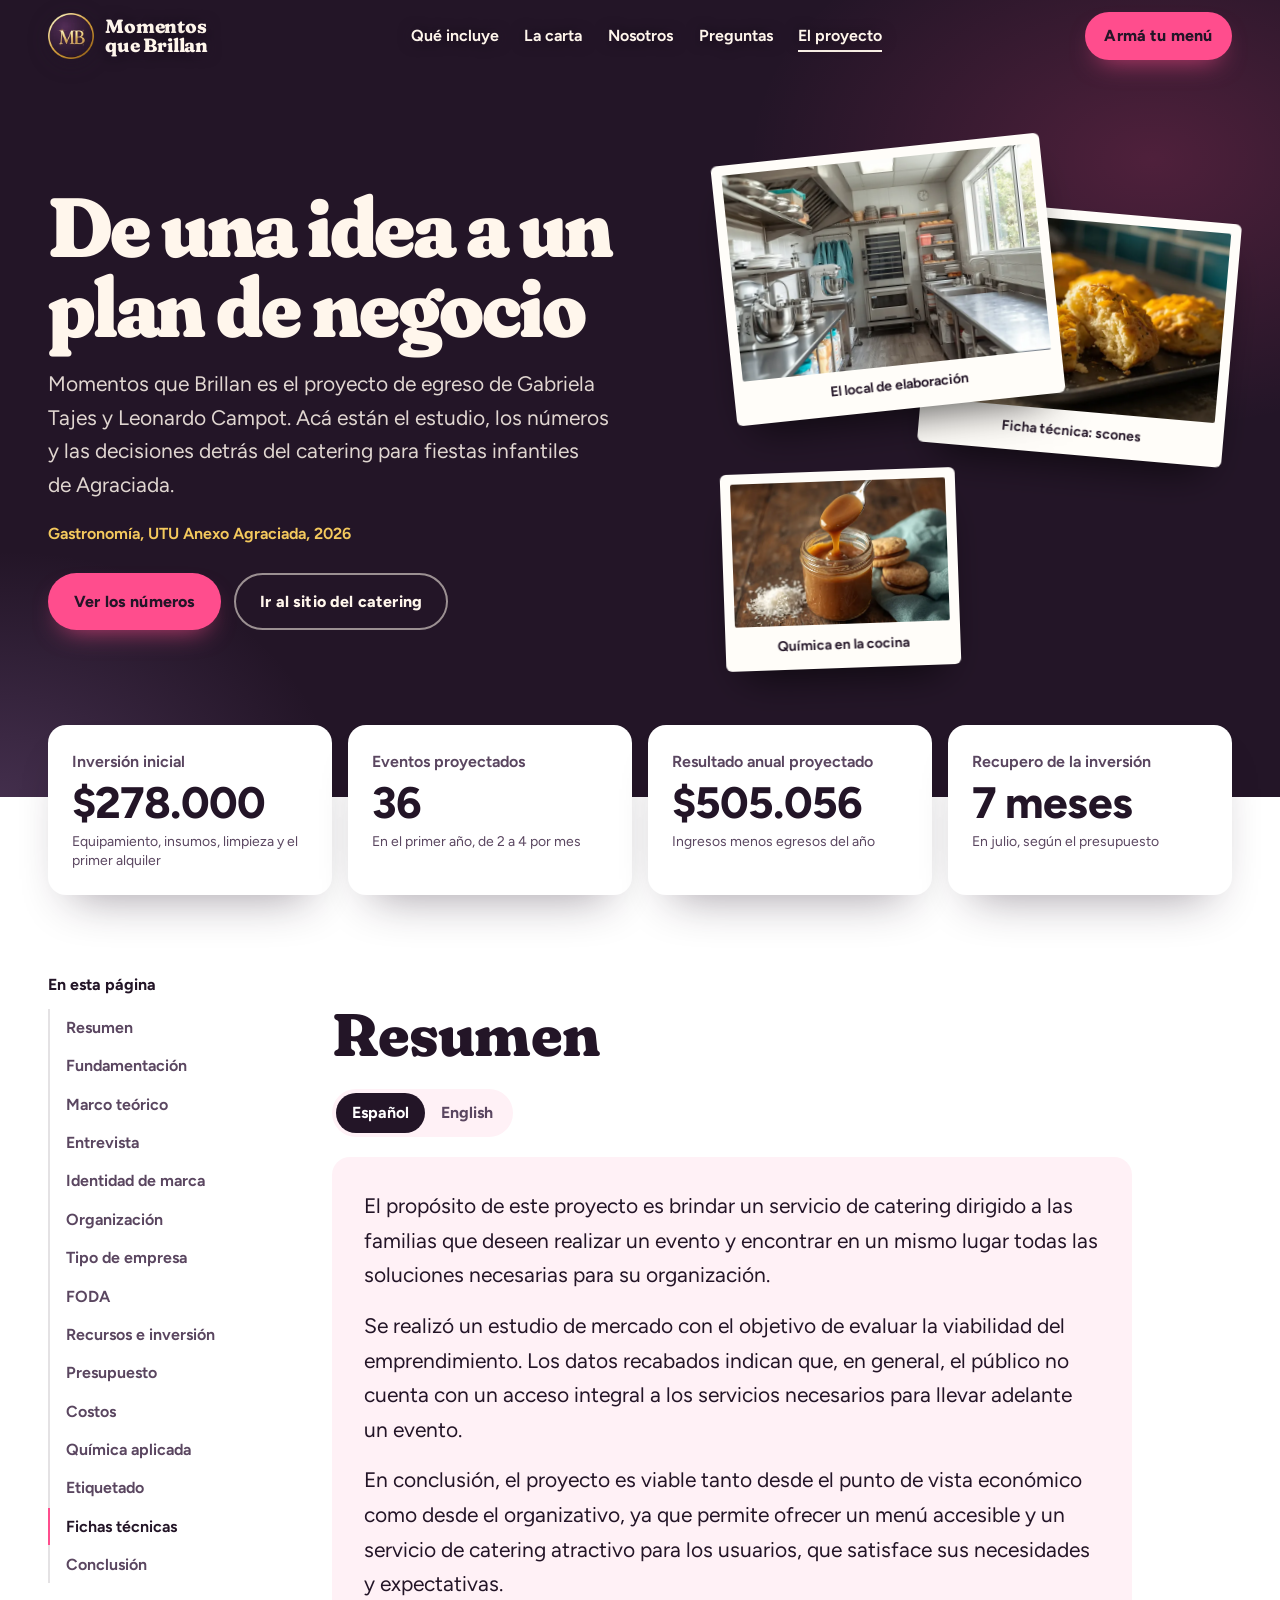
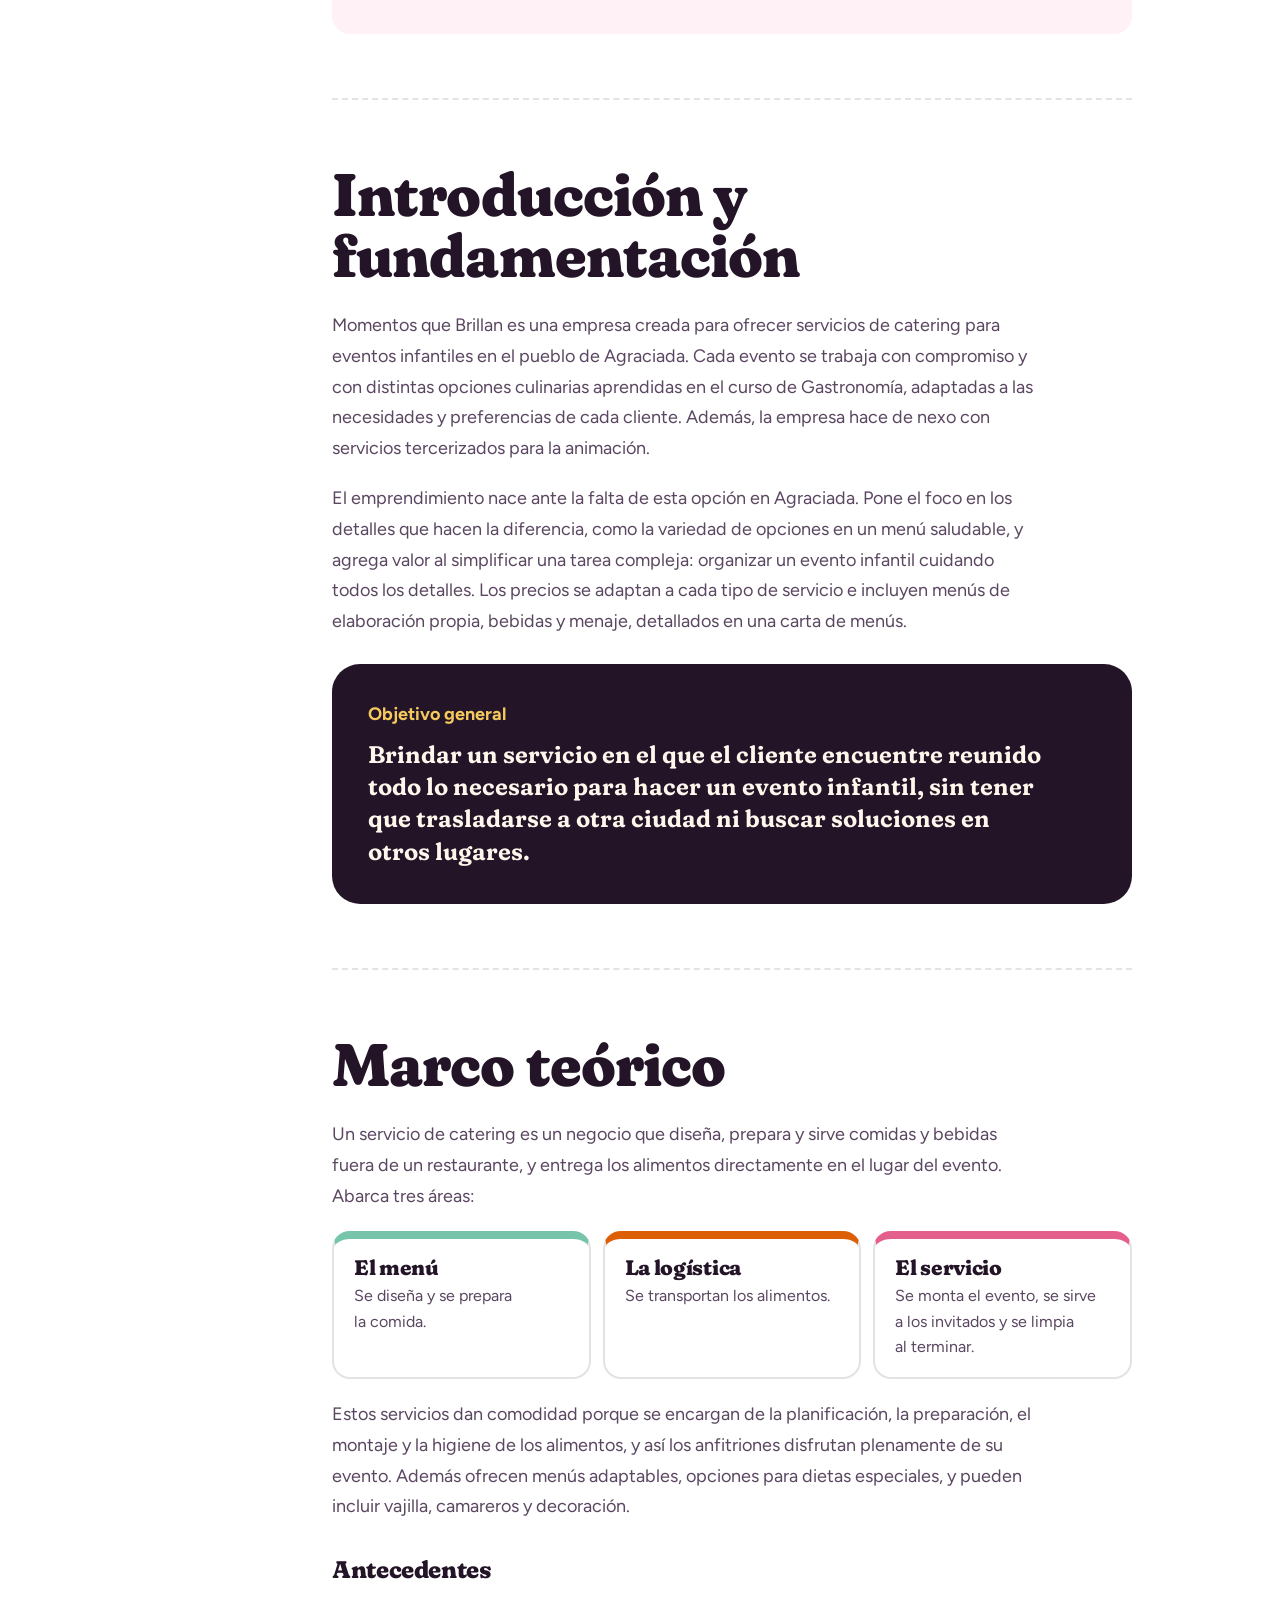
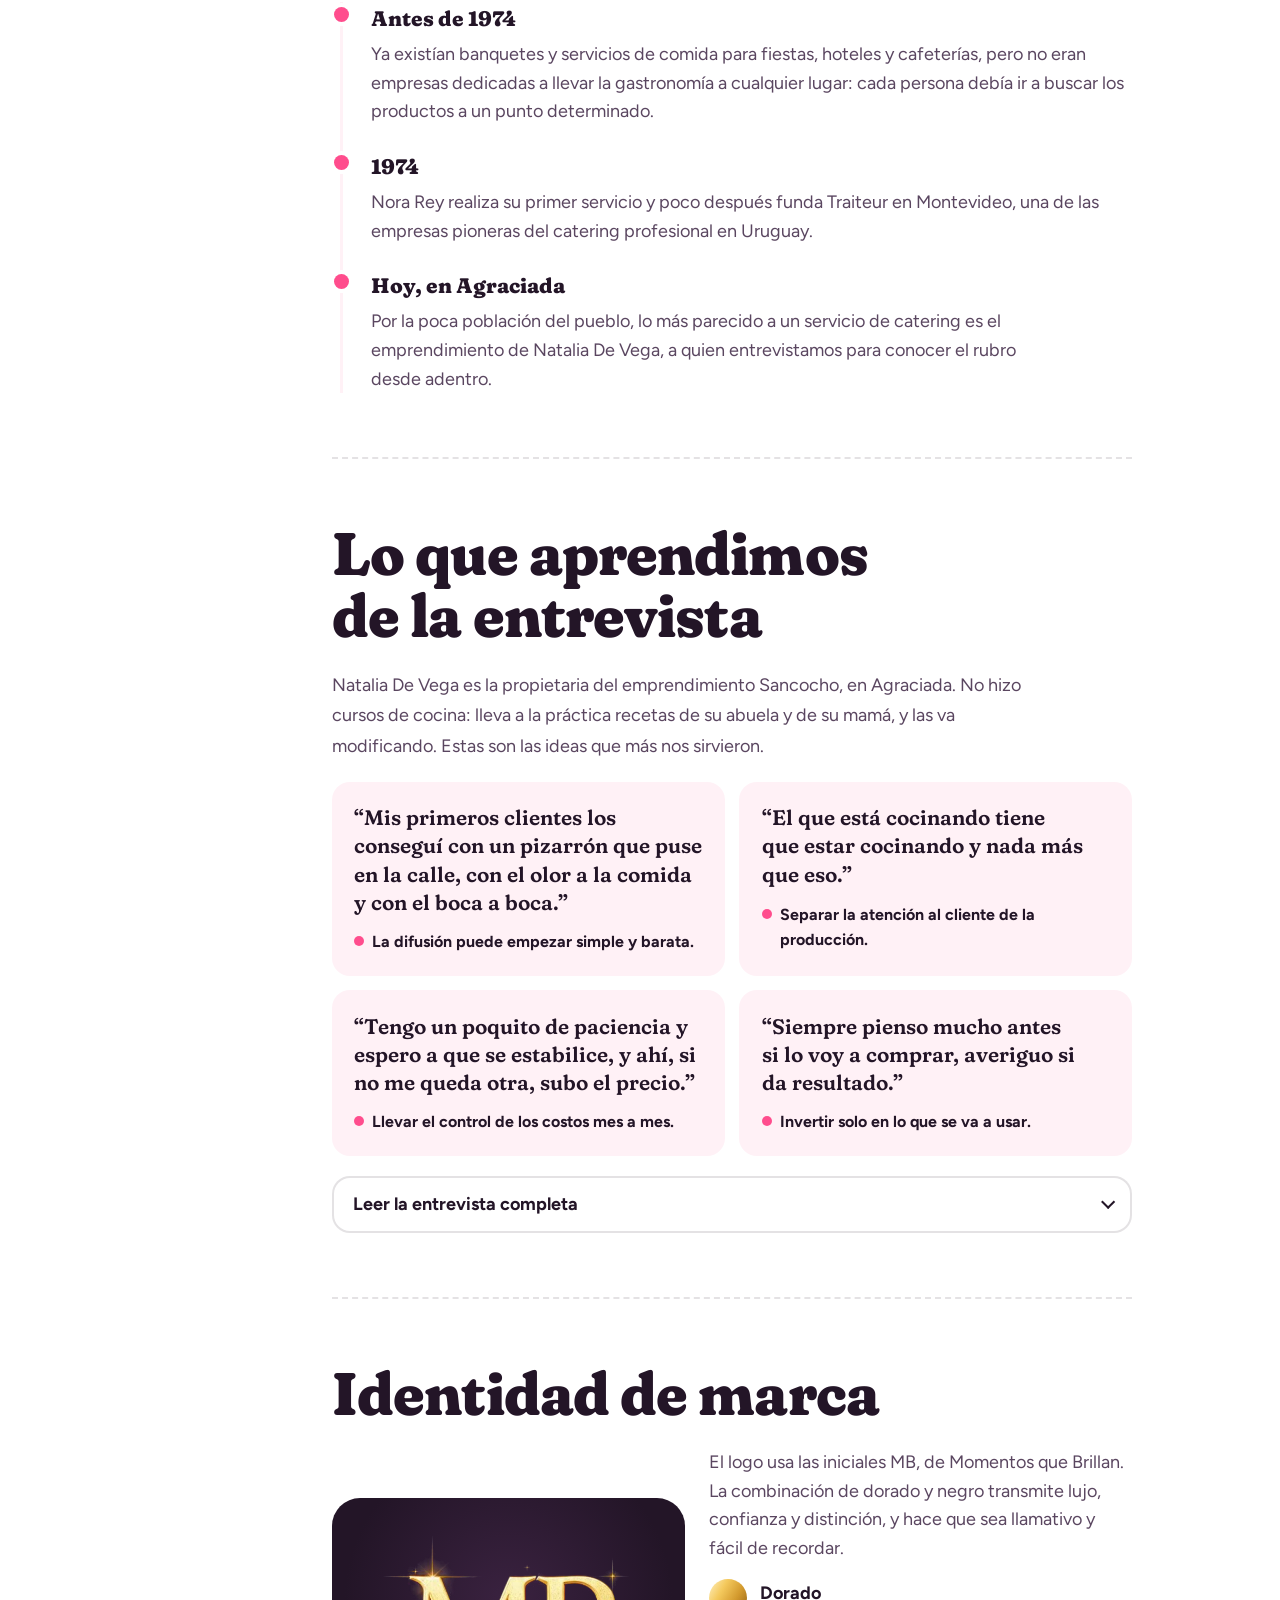
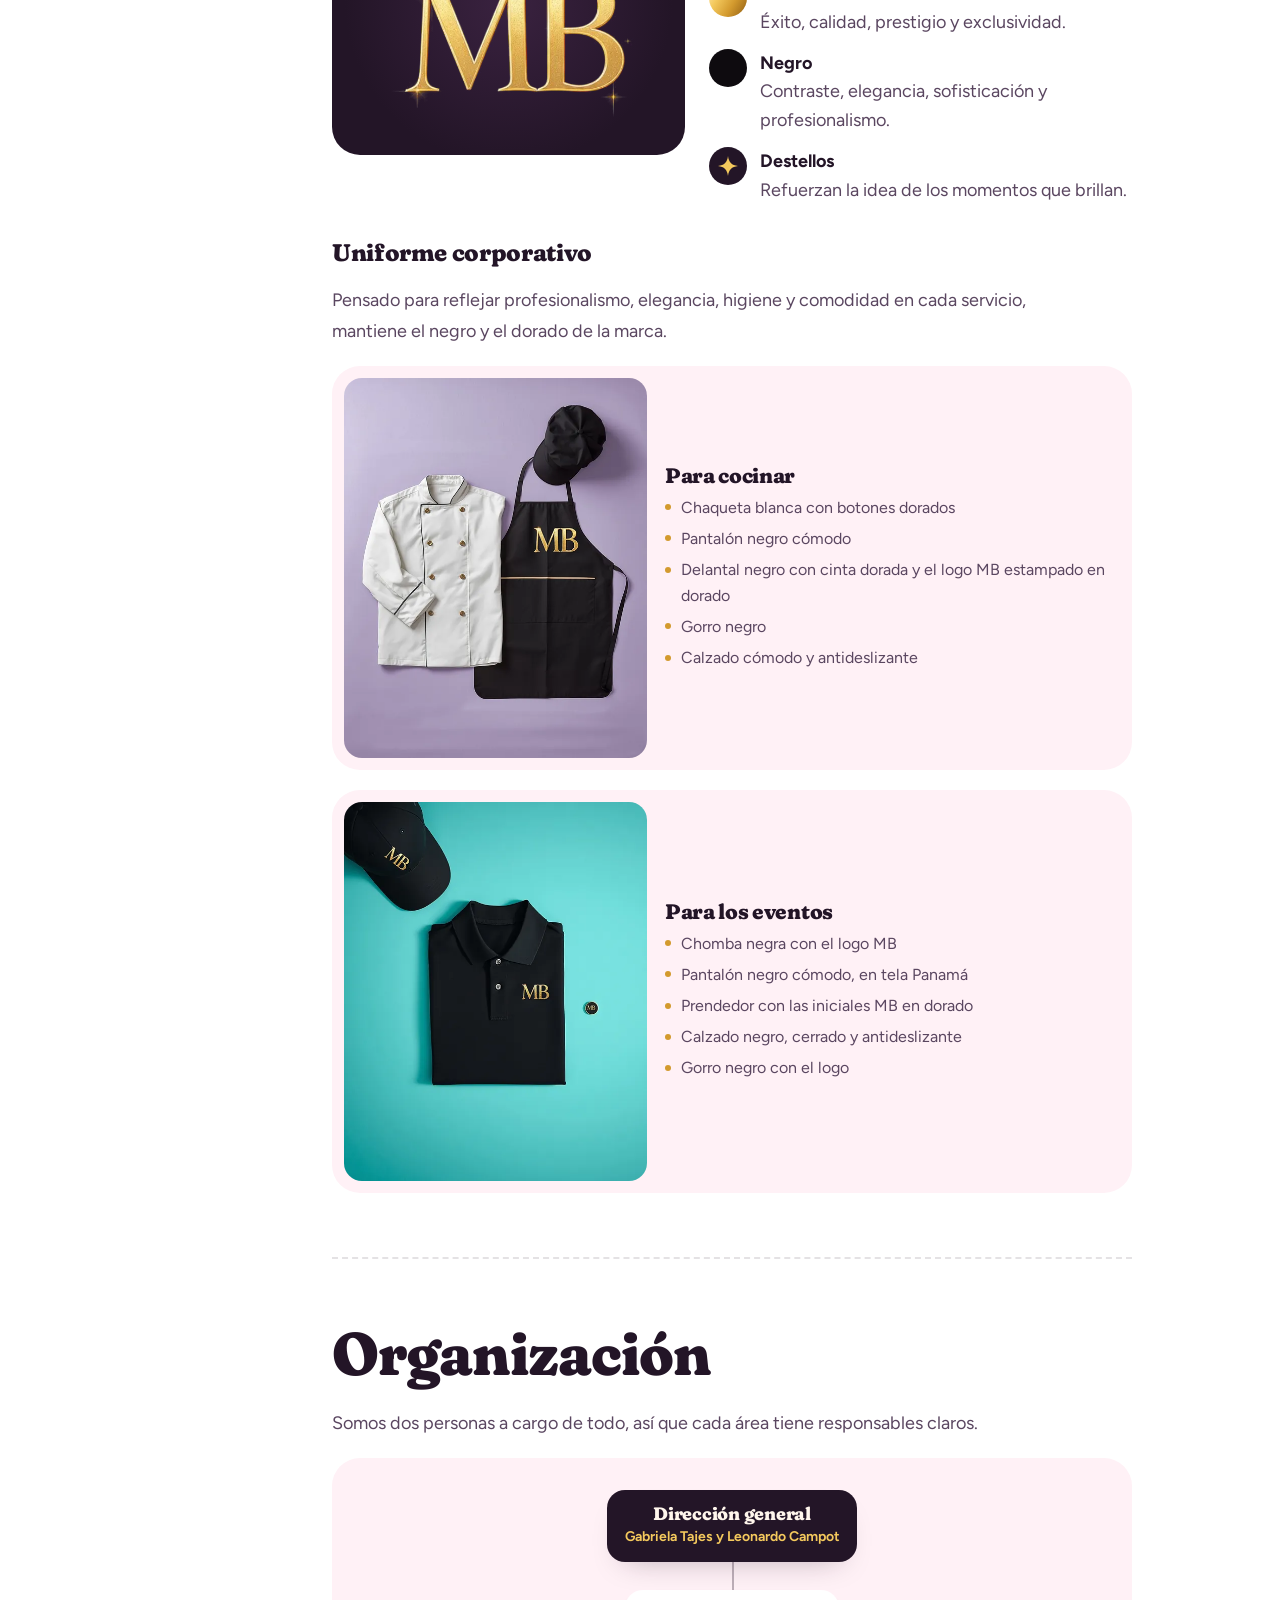
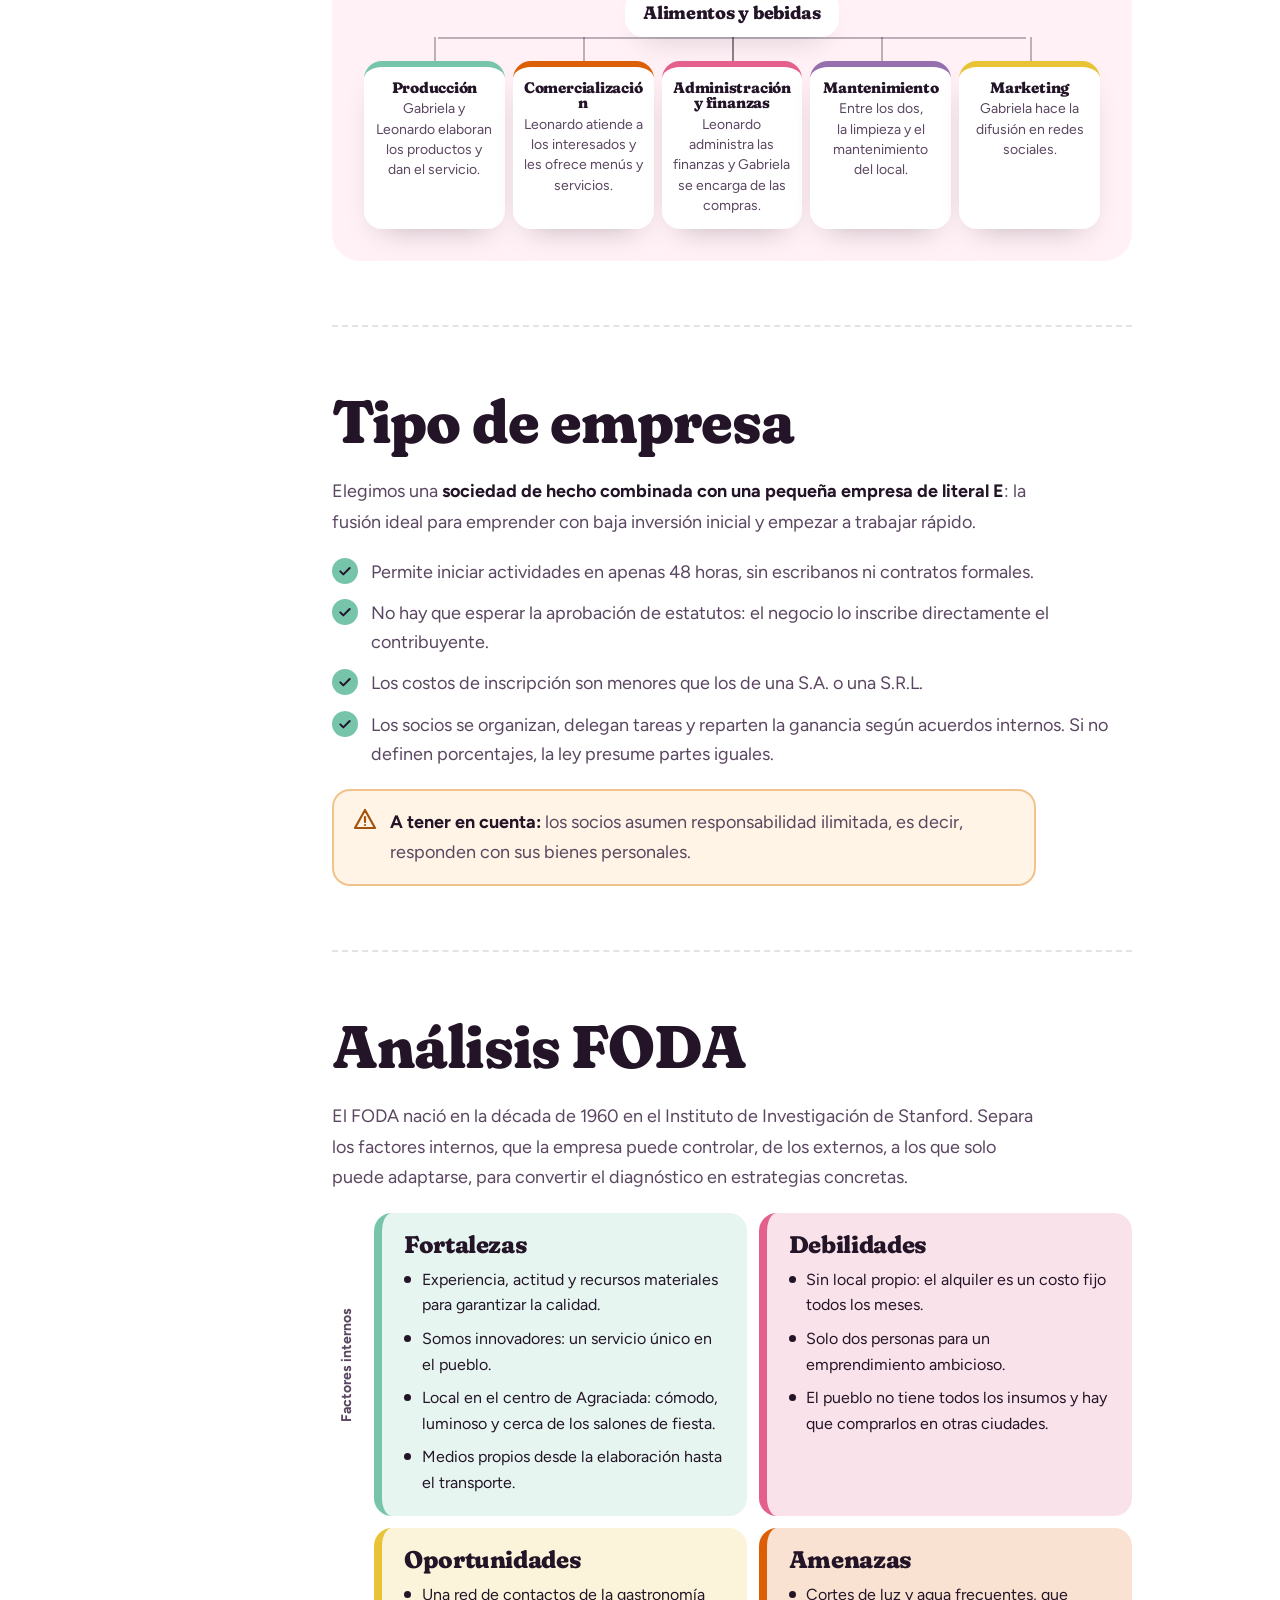
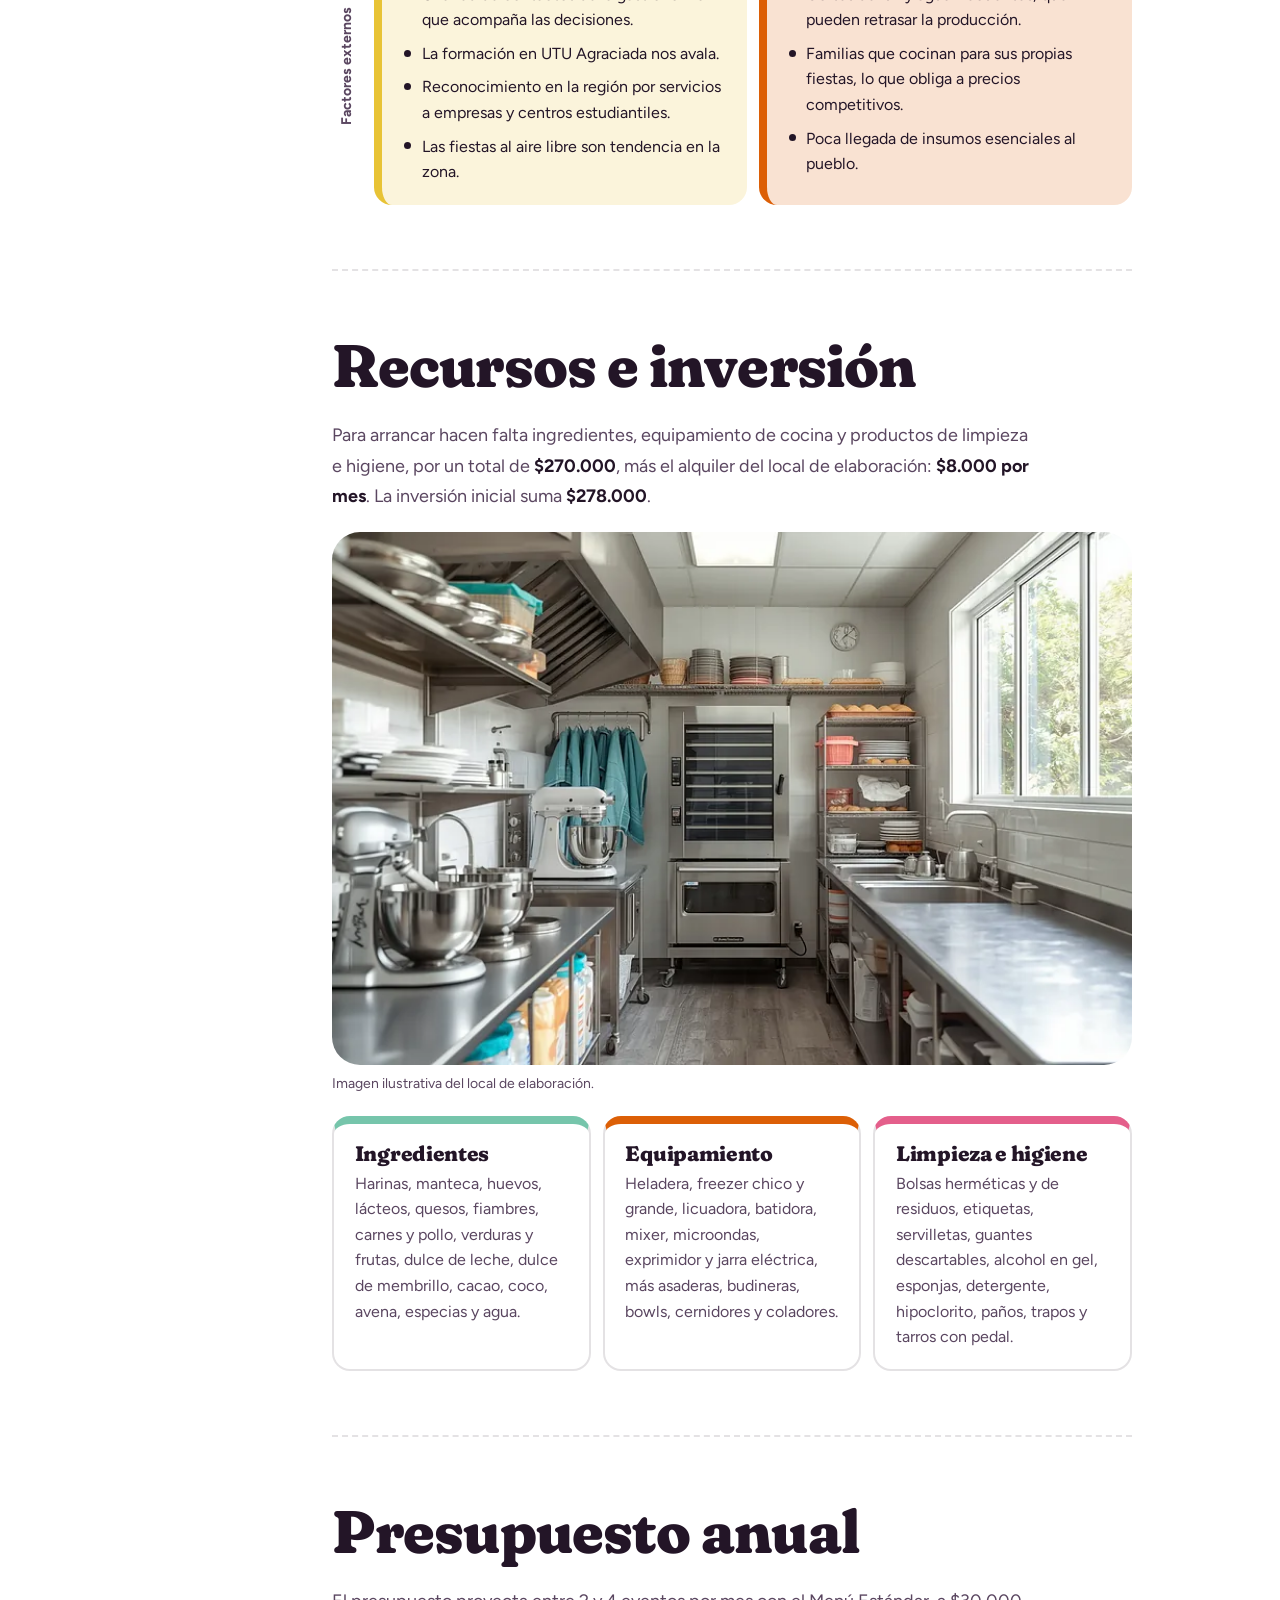
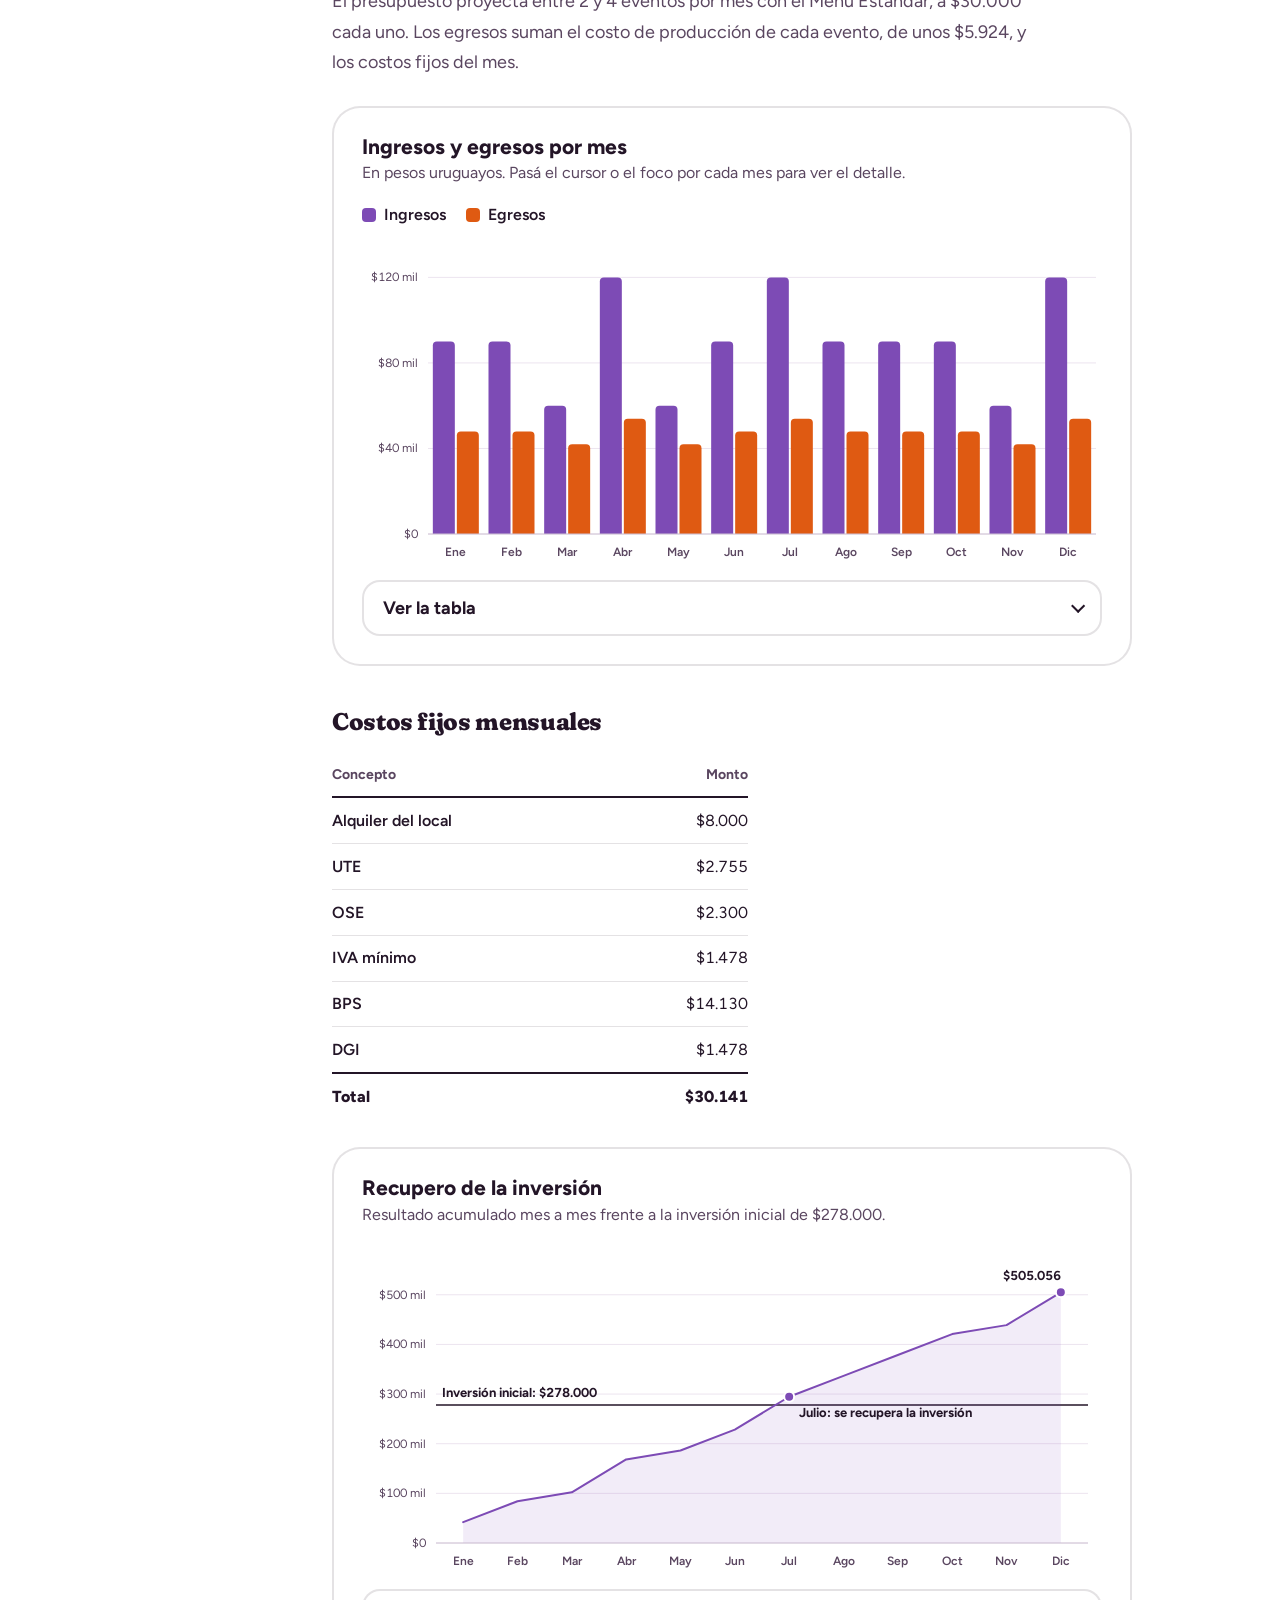
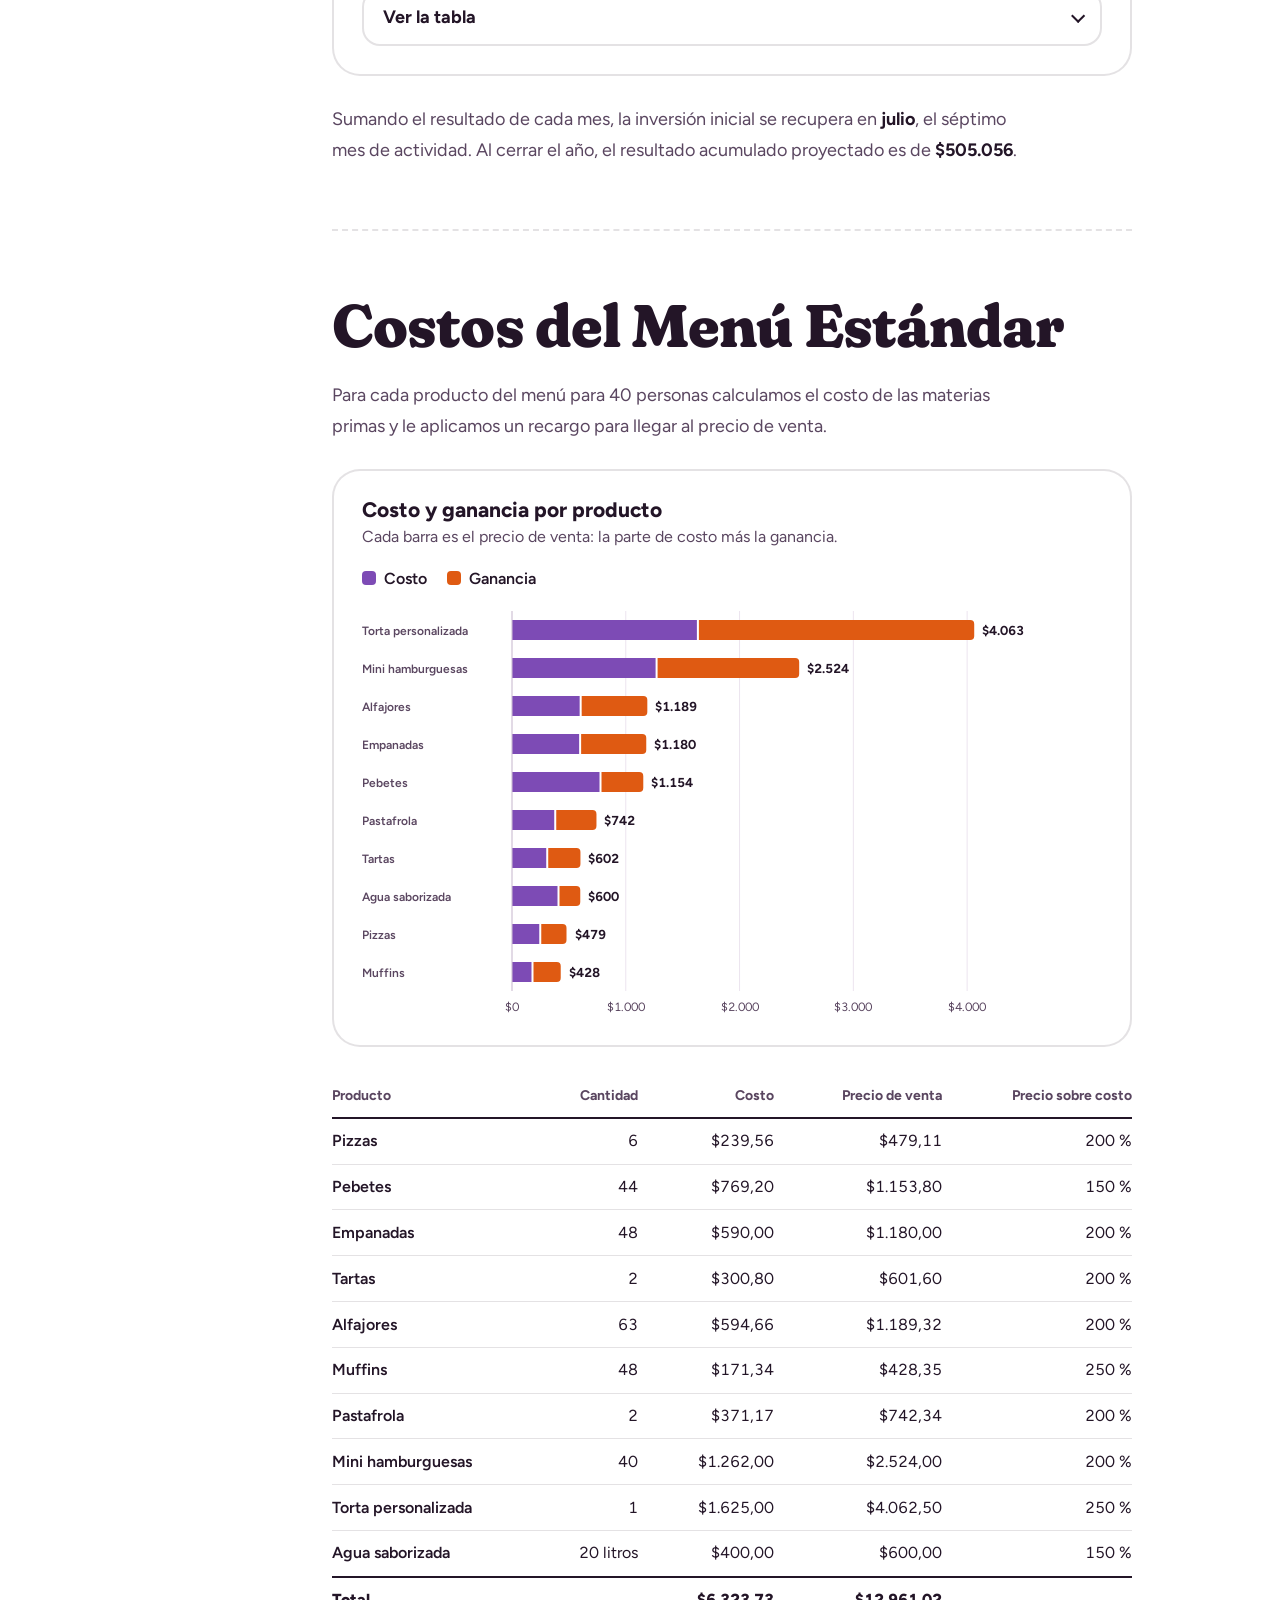
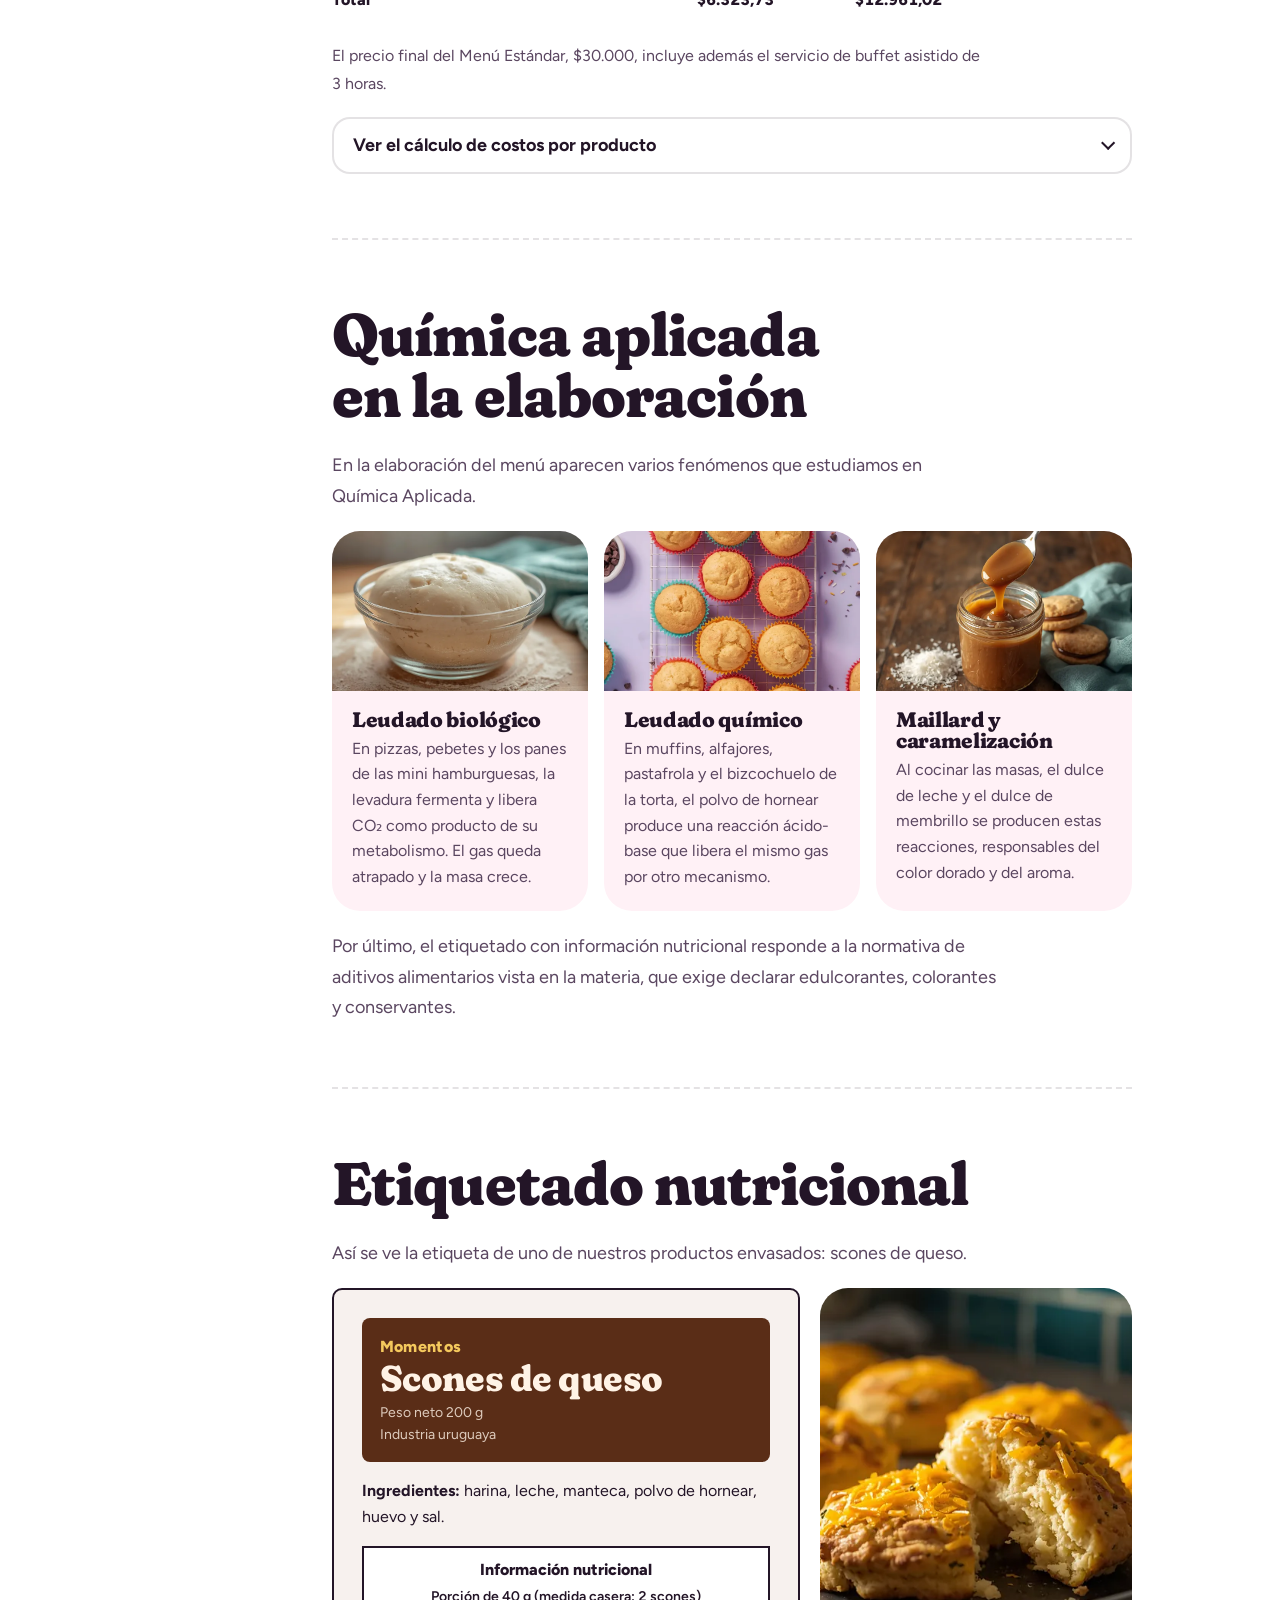
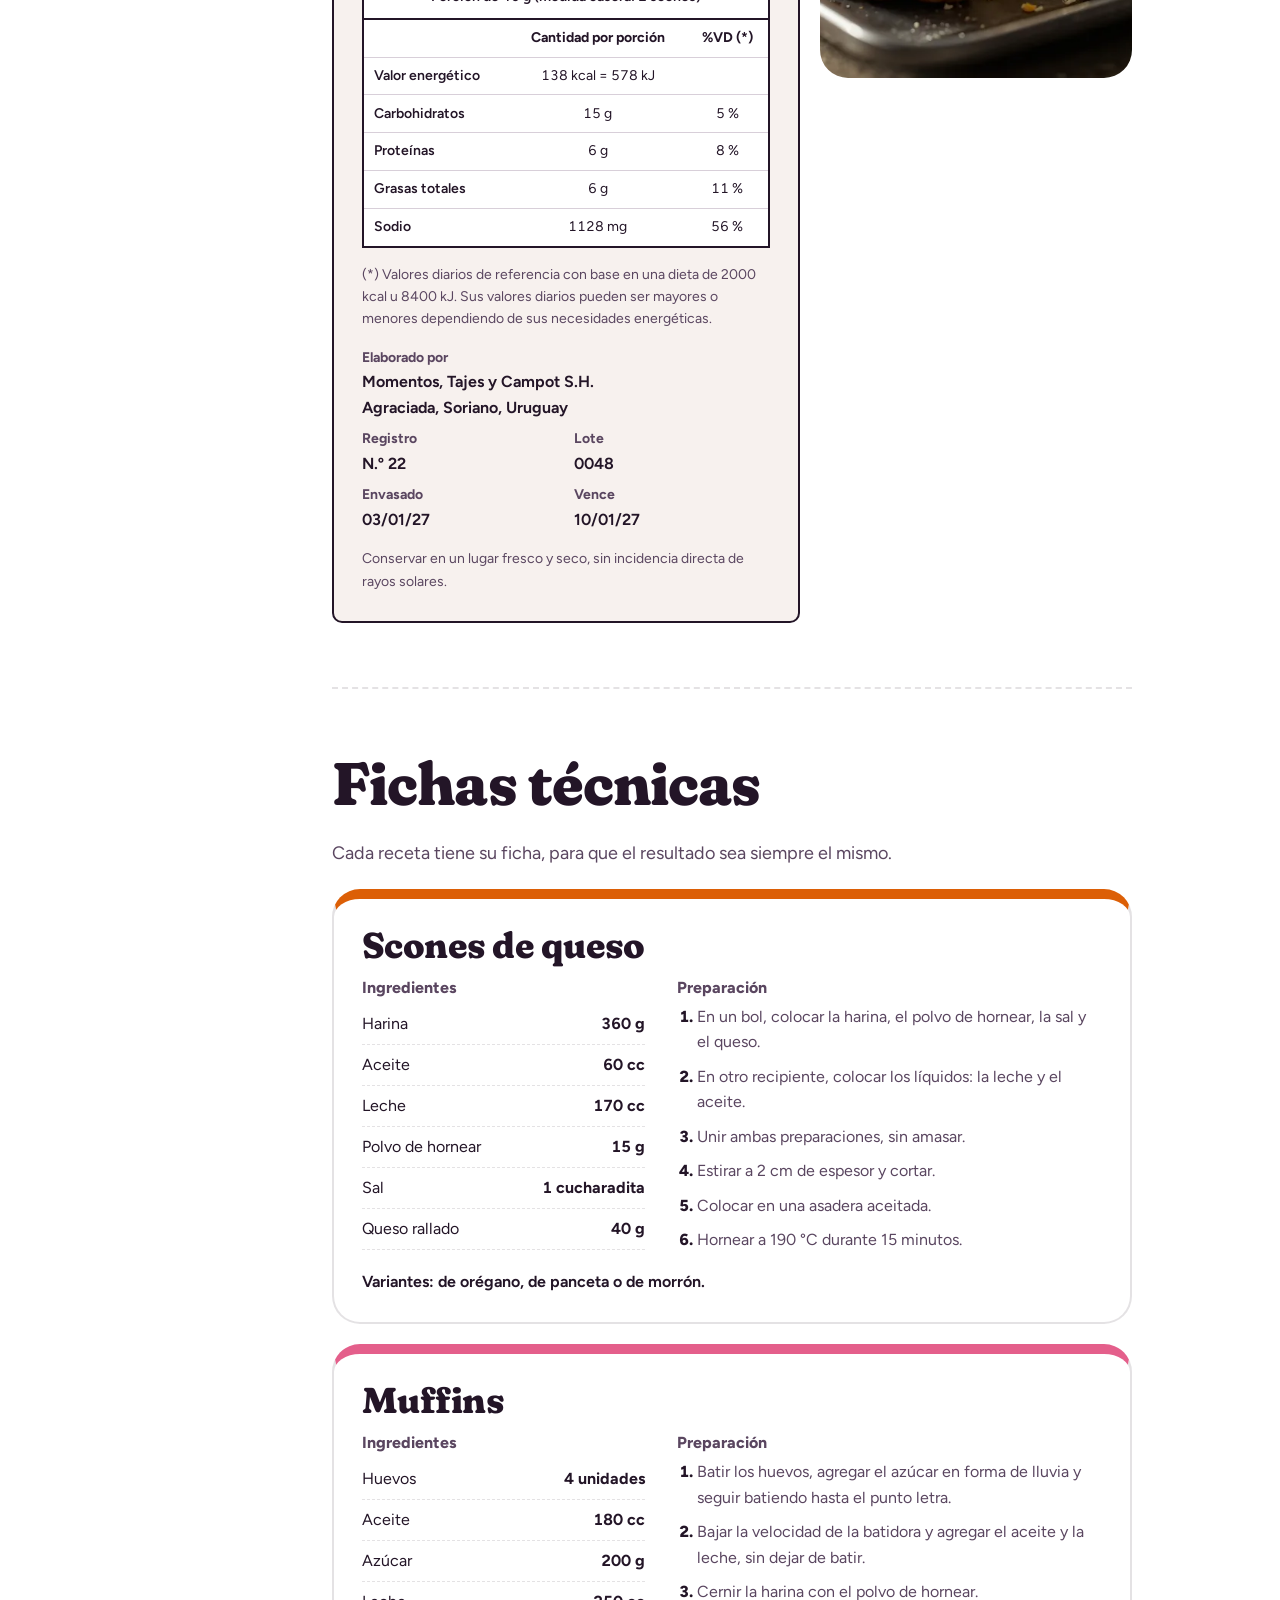
<file: proyecto.html>
<!doctype html>
<html lang="es-UY">
<head>
  <meta charset="utf-8">
  <meta name="viewport" content="width=device-width, initial-scale=1, viewport-fit=cover">
  <title>El proyecto | Momentos que Brillan</title>
  <meta name="description" content="Proyecto de egreso de Gastronomía (UTU Anexo Agraciada, 2026): fundamentación, FODA, costos, presupuesto, recupero de la inversión, química aplicada y fichas técnicas de Momentos que Brillan.">
  <meta name="theme-color" content="#231527">

  <meta property="og:type" content="article">
  <meta property="og:locale" content="es_UY">
  <meta property="og:site_name" content="Momentos que Brillan">
  <meta property="og:title" content="Momentos que Brillan: el proyecto de egreso">
  <meta property="og:description" content="El estudio, los números y las decisiones detrás del catering para fiestas infantiles de Agraciada.">
  <meta property="og:image" content="og-image.jpg">
  <meta name="twitter:card" content="summary_large_image">

  <link rel="icon" href="favicon.ico" sizes="any">
  <link rel="icon" href="favicon-32.png" type="image/png" sizes="32x32">
  <link rel="apple-touch-icon" href="apple-touch-icon.png">
  <link rel="manifest" href="site.webmanifest">

  <link rel="preload" href="assets/fonts/fraunces-latin-full-normal.woff2" as="font" type="font/woff2" crossorigin>
  <link rel="preload" href="assets/fonts/figtree-latin-wght-normal.woff2" as="font" type="font/woff2" crossorigin>

  <link rel="stylesheet" href="assets/css/main.css">
  <link rel="stylesheet" href="assets/css/proyecto.css">
  <script>document.documentElement.classList.add("js");</script>
  <script src="assets/js/config.js" defer></script>
  <script src="assets/js/main.js" defer></script>
  <script src="assets/js/proyecto.js" defer></script>
</head>
<body>
  <a class="skip-link" href="#contenido">Saltar al contenido</a>

  <svg width="0" height="0" style="position:absolute" aria-hidden="true" focusable="false">
    <symbol id="i-destello" viewBox="0 0 16 16"><path fill="currentColor" d="M8 0c.6 5 2.9 7.4 8 8-5.1.6-7.4 3-8 8-.6-5-2.9-7.4-8-8 5.1-.6 7.4-3 8-8z"/></symbol>
    <symbol id="i-check" viewBox="0 0 24 24"><path fill="none" stroke="currentColor" stroke-width="3" stroke-linecap="round" stroke-linejoin="round" d="M5 12.5l4.5 4.5L19 7.5"/></symbol>
    <symbol id="i-alerta" viewBox="0 0 24 24"><path fill="none" stroke="currentColor" stroke-width="2.2" stroke-linecap="round" stroke-linejoin="round" d="M12 3l10 18H2L12 3zM12 10v5M12 18h.01"/></symbol>
  </svg>

  <header class="site-header" data-header>
    <div class="container site-header__bar">
      <a class="brand" href="index.html" aria-label="Momentos que Brillan, inicio">
        <img src="assets/img/brand/mb-badge-128.webp" width="46" height="46" alt="">
        <span>Momentos<br>que Brillan</span>
      </a>
      <nav class="nav" aria-label="Principal">
        <ul class="nav__list">
          <li><a href="index.html#incluye">Qué incluye</a></li>
          <li><a href="index.html#carta">La carta</a></li>
          <li><a href="index.html#nosotros">Nosotros</a></li>
          <li><a href="index.html#preguntas">Preguntas</a></li>
          <li><a href="proyecto.html" aria-current="page">El proyecto</a></li>
        </ul>
      </nav>
      <a class="btn btn--primary header-cta" href="index.html#menu-40">Armá tu menú</a>
      <button class="menu-toggle" type="button" aria-expanded="false" aria-controls="menu-movil" data-menu-toggle>
        <span class="menu-toggle__icon" aria-hidden="true"></span>
        <span>Menú</span>
      </button>
    </div>
  </header>

  <nav class="mobile-nav" id="menu-movil" aria-label="Menú del sitio" hidden>
    <ul>
      <li><a href="index.html#incluye" style="--dot: var(--cat-frios)">Qué incluye</a></li>
      <li><a href="index.html#carta" style="--dot: var(--cat-calientes)">La carta</a></li>
      <li><a href="index.html#menu-40" style="--dot: var(--cat-dulces)">Armá tu menú</a></li>
      <li><a href="index.html#nosotros" style="--dot: var(--cat-torta)">Nosotros</a></li>
      <li><a href="index.html#preguntas" style="--dot: var(--cat-bebidas)">Preguntas</a></li>
      <li><a href="proyecto.html" aria-current="page" style="--dot: var(--frutilla)">El proyecto</a></li>
    </ul>
  </nav>

  <main id="contenido">
    <section class="p-hero" data-hero aria-labelledby="p-titulo">
      <div class="container p-hero__grid">
        <div class="p-hero__texto">
          <h1 id="p-titulo">De una idea a un plan de negocio</h1>
          <p class="p-hero__lead">Momentos que Brillan es el proyecto de egreso de Gabriela Tajes y Leonardo Campot. Acá están el estudio, los números y las decisiones detrás del catering para fiestas infantiles de Agraciada.</p>
          <p class="p-hero__meta">Gastronomía, UTU Anexo Agraciada, 2026</p>
          <div class="hero__actions">
            <a class="btn btn--primary" href="#presupuesto">Ver los números</a>
            <a class="btn btn--ghost" href="index.html">Ir al sitio del catering</a>
          </div>
        </div>
        <div class="polaroids" aria-hidden="true">
          <figure class="polaroid" style="--r: -6deg">
            <img src="assets/img/proyecto/proy-cocina-768.webp" width="768" height="512" alt="">
            <figcaption>El local de elaboración</figcaption>
          </figure>
          <figure class="polaroid" style="--r: 5deg">
            <img src="assets/img/proyecto/proy-scones-768.webp" width="768" height="512" alt="">
            <figcaption>Ficha técnica: scones</figcaption>
          </figure>
          <figure class="polaroid" style="--r: -2deg">
            <img src="assets/img/proyecto/proy-dulce-de-leche-768.webp" width="768" height="512" alt="">
            <figcaption>Química en la cocina</figcaption>
          </figure>
        </div>
      </div>
    </section>

    <section class="cifras" aria-labelledby="cifras-titulo">
      <h2 class="visually-hidden" id="cifras-titulo">Cifras clave</h2>
      <div class="container">
        <ul class="cifras__grid">
          <li class="cifra">
            <span class="cifra__label">Inversión inicial</span>
            <span class="cifra__valor">$278.000</span>
            <span class="cifra__nota">Equipamiento, insumos, limpieza y el primer alquiler</span>
          </li>
          <li class="cifra">
            <span class="cifra__label">Eventos proyectados</span>
            <span class="cifra__valor">36</span>
            <span class="cifra__nota">En el primer año, de 2 a 4 por mes</span>
          </li>
          <li class="cifra">
            <span class="cifra__label">Resultado anual proyectado</span>
            <span class="cifra__valor">$505.056</span>
            <span class="cifra__nota">Ingresos menos egresos del año</span>
          </li>
          <li class="cifra">
            <span class="cifra__label">Recupero de la inversión</span>
            <span class="cifra__valor">7 meses</span>
            <span class="cifra__nota">En julio, según el presupuesto</span>
          </li>
        </ul>
      </div>
    </section>

    <div class="container p-layout">
      <nav class="toc" aria-label="En esta página" data-toc>
        <p class="toc__titulo">En esta página</p>
        <ol>
          <li><a href="#resumen">Resumen</a></li>
          <li><a href="#fundamentacion">Fundamentación</a></li>
          <li><a href="#marco">Marco teórico</a></li>
          <li><a href="#entrevista">Entrevista</a></li>
          <li><a href="#identidad">Identidad de marca</a></li>
          <li><a href="#organizacion">Organización</a></li>
          <li><a href="#empresa">Tipo de empresa</a></li>
          <li><a href="#foda">FODA</a></li>
          <li><a href="#recursos">Recursos e inversión</a></li>
          <li><a href="#presupuesto">Presupuesto</a></li>
          <li><a href="#costos">Costos</a></li>
          <li><a href="#quimica">Química aplicada</a></li>
          <li><a href="#etiqueta">Etiquetado</a></li>
          <li><a href="#fichas">Fichas técnicas</a></li>
          <li><a href="#conclusion">Conclusión</a></li>
        </ol>
      </nav>

      <div class="p-content">
        <!-- Resumen -->
        <section class="p-sec" id="resumen" aria-labelledby="resumen-titulo">
          <h2 id="resumen-titulo">Resumen</h2>
          <div class="idioma" role="group" aria-label="Idioma del resumen" hidden data-idioma>
            <button type="button" aria-pressed="true" data-lang="es">Español</button>
            <button type="button" aria-pressed="false" data-lang="en">English</button>
          </div>
          <div class="abstract" data-abstract="es">
            <p>El propósito de este proyecto es brindar un servicio de catering dirigido a las familias que deseen realizar un evento y encontrar en un mismo lugar todas las soluciones necesarias para su organización.</p>
            <p>Se realizó un estudio de mercado con el objetivo de evaluar la viabilidad del emprendimiento. Los datos recabados indican que, en general, el público no cuenta con un acceso integral a los servicios necesarios para llevar adelante un evento.</p>
            <p>En conclusión, el proyecto es viable tanto desde el punto de vista económico como desde el organizativo, ya que permite ofrecer un menú accesible y un servicio de catering atractivo para los usuarios, que satisface sus necesidades y expectativas.</p>
          </div>
          <div class="abstract" data-abstract="en" lang="en">
            <p>The purpose of this project is to provide a catering service for families who wish to hold an event and find every solution needed to organize it in one place.</p>
            <p>A market study was carried out to evaluate the viability of the project. The data collected show that, in general, the public does not have comprehensive access to the services needed to put on an event.</p>
            <p>In conclusion, the project is viable from both an economic and an organizational point of view, since it makes it possible to offer an affordable menu and a catering service that is attractive to clients and meets their needs and expectations.</p>
          </div>
        </section>

        <!-- Fundamentación -->
        <section class="p-sec" id="fundamentacion" aria-labelledby="fund-titulo">
          <h2 id="fund-titulo">Introducción y fundamentación</h2>
          <p>Momentos que Brillan es una empresa creada para ofrecer servicios de catering para eventos infantiles en el pueblo de Agraciada. Cada evento se trabaja con compromiso y con distintas opciones culinarias aprendidas en el curso de Gastronomía, adaptadas a las necesidades y preferencias de cada cliente. Además, la empresa hace de nexo con servicios tercerizados para la animación.</p>
          <p>El emprendimiento nace ante la falta de esta opción en Agraciada. Pone el foco en los detalles que hacen la diferencia, como la variedad de opciones en un menú saludable, y agrega valor al simplificar una tarea compleja: organizar un evento infantil cuidando todos los detalles. Los precios se adaptan a cada tipo de servicio e incluyen menús de elaboración propia, bebidas y menaje, detallados en una carta de menús.</p>
          <blockquote class="objetivo">
            <p class="objetivo__label">Objetivo general</p>
            <p>Brindar un servicio en el que el cliente encuentre reunido todo lo necesario para hacer un evento infantil, sin tener que trasladarse a otra ciudad ni buscar soluciones en otros lugares.</p>
          </blockquote>
        </section>

        <!-- Marco teórico -->
        <section class="p-sec" id="marco" aria-labelledby="marco-titulo">
          <h2 id="marco-titulo">Marco teórico</h2>
          <p>Un servicio de catering es un negocio que diseña, prepara y sirve comidas y bebidas fuera de un restaurante, y entrega los alimentos directamente en el lugar del evento. Abarca tres áreas:</p>
          <ul class="areas">
            <li style="--c: var(--cat-frios)"><h3>El menú</h3><p>Se diseña y se prepara la comida.</p></li>
            <li style="--c: var(--cat-calientes)"><h3>La logística</h3><p>Se transportan los alimentos.</p></li>
            <li style="--c: var(--cat-dulces)"><h3>El servicio</h3><p>Se monta el evento, se sirve a los invitados y se limpia al terminar.</p></li>
          </ul>
          <p>Estos servicios dan comodidad porque se encargan de la planificación, la preparación, el montaje y la higiene de los alimentos, y así los anfitriones disfrutan plenamente de su evento. Además ofrecen menús adaptables, opciones para dietas especiales, y pueden incluir vajilla, camareros y decoración.</p>
          <h3 class="p-sub">Antecedentes</h3>
          <ol class="linea-tiempo">
            <li>
              <span class="linea-tiempo__fecha">Antes de 1974</span>
              <p>Ya existían banquetes y servicios de comida para fiestas, hoteles y cafeterías, pero no eran empresas dedicadas a llevar la gastronomía a cualquier lugar: cada persona debía ir a buscar los productos a un punto determinado.</p>
            </li>
            <li>
              <span class="linea-tiempo__fecha">1974</span>
              <p>Nora Rey realiza su primer servicio y poco después funda Traiteur en Montevideo, una de las empresas pioneras del catering profesional en Uruguay.</p>
            </li>
            <li>
              <span class="linea-tiempo__fecha">Hoy, en Agraciada</span>
              <p>Por la poca población del pueblo, lo más parecido a un servicio de catering es el emprendimiento de Natalia De Vega, a quien entrevistamos para conocer el rubro desde adentro.</p>
            </li>
          </ol>
        </section>

        <!-- Entrevista -->
        <section class="p-sec" id="entrevista" aria-labelledby="entrevista-titulo">
          <h2 id="entrevista-titulo">Lo que aprendimos de la entrevista</h2>
          <p>Natalia De Vega es la propietaria del emprendimiento Sancocho, en Agraciada. No hizo cursos de cocina: lleva a la práctica recetas de su abuela y de su mamá, y las va modificando. Estas son las ideas que más nos sirvieron.</p>
          <div class="aprendizajes">
            <figure class="aprendizaje">
              <blockquote><p>Mis primeros clientes los conseguí con un pizarrón que puse en la calle, con el olor a la comida y con el boca a boca.</p></blockquote>
              <figcaption>La difusión puede empezar simple y barata.</figcaption>
            </figure>
            <figure class="aprendizaje">
              <blockquote><p>El que está cocinando tiene que estar cocinando y nada más que eso.</p></blockquote>
              <figcaption>Separar la atención al cliente de la producción.</figcaption>
            </figure>
            <figure class="aprendizaje">
              <blockquote><p>Tengo un poquito de paciencia y espero a que se estabilice, y ahí, si no me queda otra, subo el precio.</p></blockquote>
              <figcaption>Llevar el control de los costos mes a mes.</figcaption>
            </figure>
            <figure class="aprendizaje">
              <blockquote><p>Siempre pienso mucho antes si lo voy a comprar, averiguo si da resultado.</p></blockquote>
              <figcaption>Invertir solo en lo que se va a usar.</figcaption>
            </figure>
          </div>
          <details class="desplegable">
            <summary>Leer la entrevista completa</summary>
            <dl class="entrevista">
              <dt>¿Quién te enseñó o dónde adquiriste tu conocimiento sobre este negocio?</dt>
              <dd>No tengo cursos de cocina, simplemente son las recetas de mi abuela y las de mi mamá, y algunas cosas que fui modificando o medio improvisando, inventando.</dd>
              <dt>¿Qué plato te deja más ganancia?</dt>
              <dd>Yo no soy muy ordenada para llevar cuentas, pero me parece que una de las cosas que deja más ganancia son las pastas caseras.</dd>
              <dt>¿Qué insumo te sube todos los meses y cómo lo manejás?</dt>
              <dd>Que suba todos los meses me parece que no. Lo que sí, por ejemplo, la carne estuvo subiendo bastante, o a veces el gas o las verduras, que suben y bajan de precio. Tengo un poquito de paciencia y espero a que se estabilice, y ahí, si no me queda otra, subo el precio. Si no, trato de aguantarme, porque a veces si algo no me da ganancia, con la venta de otra cosa se compensa.</dd>
              <dt>¿Qué plato sacaste del menú porque no era rentable?</dt>
              <dd>Me parece que no he sacado. Lo que sí, a veces hay cosas que se dejan de vender, no sé si porque la gente se aburre, entonces invento otra cosa o pruebo con otra y voy viendo. También varía la clientela: de la estación de Ancap a los almacenes la gente es diferente y se venden cosas distintas, entonces le voy buscando la vuelta.</dd>
              <dt>¿Cómo conseguiste tus primeros clientes?</dt>
              <dd>Con un pizarrón que puse en la calle, con el olor a la comida y con el boca a boca: los mismos clientes le comentaban a otro que yo vendía comida, se iba corriendo la voz y venía gente nueva.</dd>
              <dt>¿Qué consejo te dieron que no te sirvió? ¿Y cuál sí?</dt>
              <dd>Uno que no me haya servido no recuerdo. Uno que sí: no dar fiado. Pero lo que aplico es no negarle a nadie que se lleve algo, porque siempre tuve la suerte de que vienen a pagar.</dd>
              <dt>Si tuvieras que arrancar de cero mañana, ¿qué no harías?</dt>
              <dd>No me quedó otra que hacerlo cuando arranqué, pero es la combinación de atender al público y estar cocinando: o no atendés bien a la persona porque está apurada, o se te quema algo. El que está cocinando tiene que estar cocinando y nada más que eso.</dd>
              <dt>¿Qué herramienta o máquina compraste y no usás nunca?</dt>
              <dd>El lavavajillas. Te sirve cuando tenés muchas cosas juntas, y acá vamos cocinando, lavando y volviendo a usar lo mismo. Con otras cosas no me pasó: siempre pienso mucho antes si lo voy a comprar, averiguo si da resultado.</dd>
            </dl>
          </details>
        </section>

        <!-- Identidad -->
        <section class="p-sec" id="identidad" aria-labelledby="identidad-titulo">
          <h2 id="identidad-titulo">Identidad de marca</h2>
          <div class="logo-explicado">
            <div class="logo-explicado__marca">
              <img src="assets/img/brand/mb-logo-gold.webp" width="479" height="356" loading="lazy" alt="Logo de Momentos que Brillan: las letras MB en dorado con destellos sobre fondo oscuro.">
            </div>
            <div>
              <p>El logo usa las iniciales MB, de Momentos que Brillan. La combinación de dorado y negro transmite lujo, confianza y distinción, y hace que sea llamativo y fácil de recordar.</p>
              <ul class="significados">
                <li><span class="muestra muestra--oro" aria-hidden="true"></span><b>Dorado</b>Éxito, calidad, prestigio y exclusividad.</li>
                <li><span class="muestra muestra--negro" aria-hidden="true"></span><b>Negro</b>Contraste, elegancia, sofisticación y profesionalismo.</li>
                <li><span class="muestra muestra--destello" aria-hidden="true"><svg><use href="#i-destello"/></svg></span><b>Destellos</b>Refuerzan la idea de los momentos que brillan.</li>
              </ul>
            </div>
          </div>
          <h3 class="p-sub">Uniforme corporativo</h3>
          <p>Pensado para reflejar profesionalismo, elegancia, higiene y comodidad en cada servicio, mantiene el negro y el dorado de la marca.</p>
          <div class="uniformes-detalle">
            <figure>
              <img src="assets/img/uniformes/uniforme-cocina-600.webp" width="600" height="750" loading="lazy" alt="Uniforme de cocina: chaqueta blanca con botones dorados, delantal negro con el logo MB dorado y gorro negro.">
              <figcaption>
                <h4>Para cocinar</h4>
                <ul>
                  <li>Chaqueta blanca con botones dorados</li>
                  <li>Pantalón negro cómodo</li>
                  <li>Delantal negro con cinta dorada y el logo MB estampado en dorado</li>
                  <li>Gorro negro</li>
                  <li>Calzado cómodo y antideslizante</li>
                </ul>
              </figcaption>
            </figure>
            <figure>
              <img src="assets/img/uniformes/uniforme-evento-600.webp" width="600" height="750" loading="lazy" alt="Uniforme para eventos: chomba negra con el logo MB, prendedor dorado y gorra negra con el logo.">
              <figcaption>
                <h4>Para los eventos</h4>
                <ul>
                  <li>Chomba negra con el logo MB</li>
                  <li>Pantalón negro cómodo, en tela Panamá</li>
                  <li>Prendedor con las iniciales MB en dorado</li>
                  <li>Calzado negro, cerrado y antideslizante</li>
                  <li>Gorro negro con el logo</li>
                </ul>
              </figcaption>
            </figure>
          </div>
        </section>

        <!-- Organización -->
        <section class="p-sec" id="organizacion" aria-labelledby="org-titulo">
          <h2 id="org-titulo">Organización</h2>
          <p>Somos dos personas a cargo de todo, así que cada área tiene responsables claros.</p>
          <div class="organigrama">
            <div class="org-nodo org-nodo--raiz">
              <h3>Dirección general</h3>
              <p>Gabriela Tajes y Leonardo Campot</p>
            </div>
            <div class="org-nodo org-nodo--medio">
              <h3>Alimentos y bebidas</h3>
            </div>
            <ul class="org-areas">
              <li class="org-nodo" style="--c: var(--cat-frios)"><h3>Producción</h3><p>Gabriela y Leonardo elaboran los productos y dan el servicio.</p></li>
              <li class="org-nodo" style="--c: var(--cat-calientes)"><h3>Comercialización</h3><p>Leonardo atiende a los interesados y les ofrece menús y servicios.</p></li>
              <li class="org-nodo" style="--c: var(--cat-dulces)"><h3>Administración y finanzas</h3><p>Leonardo administra las finanzas y Gabriela se encarga de las compras.</p></li>
              <li class="org-nodo" style="--c: var(--cat-torta)"><h3>Mantenimiento</h3><p>Entre los dos, la limpieza y el mantenimiento del local.</p></li>
              <li class="org-nodo" style="--c: var(--cat-bebidas)"><h3>Marketing</h3><p>Gabriela hace la difusión en redes sociales.</p></li>
            </ul>
          </div>
        </section>

        <!-- Tipo de empresa -->
        <section class="p-sec" id="empresa" aria-labelledby="empresa-titulo">
          <h2 id="empresa-titulo">Tipo de empresa</h2>
          <p>Elegimos una <strong>sociedad de hecho combinada con una pequeña empresa de literal E</strong>: la fusión ideal para emprender con baja inversión inicial y empezar a trabajar rápido.</p>
          <ul class="ventajas">
            <li><svg aria-hidden="true"><use href="#i-check"/></svg>Permite iniciar actividades en apenas 48 horas, sin escribanos ni contratos formales.</li>
            <li><svg aria-hidden="true"><use href="#i-check"/></svg>No hay que esperar la aprobación de estatutos: el negocio lo inscribe directamente el contribuyente.</li>
            <li><svg aria-hidden="true"><use href="#i-check"/></svg>Los costos de inscripción son menores que los de una S.A. o una S.R.L.</li>
            <li><svg aria-hidden="true"><use href="#i-check"/></svg>Los socios se organizan, delegan tareas y reparten la ganancia según acuerdos internos. Si no definen porcentajes, la ley presume partes iguales.</li>
          </ul>
          <p class="aviso"><svg aria-hidden="true"><use href="#i-alerta"/></svg><span><strong>A tener en cuenta:</strong> los socios asumen responsabilidad ilimitada, es decir, responden con sus bienes personales.</span></p>
        </section>

        <!-- FODA -->
        <section class="p-sec" id="foda" aria-labelledby="foda-titulo">
          <h2 id="foda-titulo">Análisis FODA</h2>
          <p>El FODA nació en la década de 1960 en el Instituto de Investigación de Stanford. Separa los factores internos, que la empresa puede controlar, de los externos, a los que solo puede adaptarse, para convertir el diagnóstico en estrategias concretas.</p>
          <div class="foda">
            <p class="foda__eje foda__eje--int">Factores internos</p>
            <p class="foda__eje foda__eje--ext">Factores externos</p>
            <article class="foda__cuadro" style="--c: var(--cat-frios)">
              <h3>Fortalezas</h3>
              <ul>
                <li>Experiencia, actitud y recursos materiales para garantizar la calidad.</li>
                <li>Somos innovadores: un servicio único en el pueblo.</li>
                <li>Local en el centro de Agraciada: cómodo, luminoso y cerca de los salones de fiesta.</li>
                <li>Medios propios desde la elaboración hasta el transporte.</li>
              </ul>
            </article>
            <article class="foda__cuadro" style="--c: var(--cat-dulces)">
              <h3>Debilidades</h3>
              <ul>
                <li>Sin local propio: el alquiler es un costo fijo todos los meses.</li>
                <li>Solo dos personas para un emprendimiento ambicioso.</li>
                <li>El pueblo no tiene todos los insumos y hay que comprarlos en otras ciudades.</li>
              </ul>
            </article>
            <article class="foda__cuadro" style="--c: var(--cat-bebidas)">
              <h3>Oportunidades</h3>
              <ul>
                <li>Una red de contactos de la gastronomía que acompaña las decisiones.</li>
                <li>La formación en UTU Agraciada nos avala.</li>
                <li>Reconocimiento en la región por servicios a empresas y centros estudiantiles.</li>
                <li>Las fiestas al aire libre son tendencia en la zona.</li>
              </ul>
            </article>
            <article class="foda__cuadro" style="--c: var(--cat-calientes)">
              <h3>Amenazas</h3>
              <ul>
                <li>Cortes de luz y agua frecuentes, que pueden retrasar la producción.</li>
                <li>Familias que cocinan para sus propias fiestas, lo que obliga a precios competitivos.</li>
                <li>Poca llegada de insumos esenciales al pueblo.</li>
              </ul>
            </article>
          </div>
        </section>

        <!-- Recursos -->
        <section class="p-sec" id="recursos" aria-labelledby="recursos-titulo">
          <h2 id="recursos-titulo">Recursos e inversión</h2>
          <p>Para arrancar hacen falta ingredientes, equipamiento de cocina y productos de limpieza e higiene, por un total de <strong>$270.000</strong>, más el alquiler del local de elaboración: <strong>$8.000 por mes</strong>. La inversión inicial suma <strong>$278.000</strong>.</p>
          <figure class="foto-ancha">
            <img src="assets/img/proyecto/proy-cocina-768.webp"
                 srcset="assets/img/proyecto/proy-cocina-768.webp 768w, assets/img/proyecto/proy-cocina-1536.webp 1536w"
                 sizes="(min-width: 1100px) 760px, 100vw" width="1536" height="1024" loading="lazy" decoding="async"
                 alt="Cocina profesional luminosa con mesadas de acero inoxidable, batidora, horno y estantes con bandejas.">
            <figcaption>Imagen ilustrativa del local de elaboración.</figcaption>
          </figure>
          <div class="recursos">
            <article style="--c: var(--cat-frios)">
              <h3>Ingredientes</h3>
              <p>Harinas, manteca, huevos, lácteos, quesos, fiambres, carnes y pollo, verduras y frutas, dulce de leche, dulce de membrillo, cacao, coco, avena, especias y agua.</p>
            </article>
            <article style="--c: var(--cat-calientes)">
              <h3>Equipamiento</h3>
              <p>Heladera, freezer chico y grande, licuadora, batidora, mixer, microondas, exprimidor y jarra eléctrica, más asaderas, budineras, bowls, cernidores y coladores.</p>
            </article>
            <article style="--c: var(--cat-dulces)">
              <h3>Limpieza e higiene</h3>
              <p>Bolsas herméticas y de residuos, etiquetas, servilletas, guantes descartables, alcohol en gel, esponjas, detergente, hipoclorito, paños, trapos y tarros con pedal.</p>
            </article>
          </div>
        </section>

        <!-- Presupuesto -->
        <section class="p-sec" id="presupuesto" aria-labelledby="presupuesto-titulo">
          <h2 id="presupuesto-titulo">Presupuesto anual</h2>
          <p>El presupuesto proyecta entre 2 y 4 eventos por mes con el Menú Estándar, a $30.000 cada uno. Los egresos suman el costo de producción de cada evento, de unos $5.924, y los costos fijos del mes.</p>

          <figure class="grafico" data-grafico="mensual">
            <figcaption class="grafico__cabeza">
              <h3>Ingresos y egresos por mes</h3>
              <p>En pesos uruguayos. Pasá el cursor o el foco por cada mes para ver el detalle.</p>
            </figcaption>
            <ul class="leyenda">
              <li><span class="leyenda__muestra" style="--c: var(--serie-1)"></span>Ingresos</li>
              <li><span class="leyenda__muestra" style="--c: var(--serie-2)"></span>Egresos</li>
            </ul>
            <div class="grafico__lienzo" data-lienzo></div>
            <details class="desplegable desplegable--tabla">
              <summary>Ver la tabla</summary>
              <div class="tabla-scroll" tabindex="0" role="region" aria-label="Tabla de ingresos y egresos por mes">
                <table class="tabla" data-tabla="mensual">
                  <caption class="visually-hidden">Eventos, ingresos, egresos y resultado por mes</caption>
                  <thead><tr><th scope="col">Mes</th><th scope="col">Eventos</th><th scope="col">Ingresos</th><th scope="col">Egresos</th><th scope="col">Resultado</th></tr></thead>
                  <tbody></tbody>
                </table>
              </div>
            </details>
          </figure>

          <h3 class="p-sub">Costos fijos mensuales</h3>
          <div class="tabla-scroll" tabindex="0" role="region" aria-label="Tabla de costos fijos mensuales">
            <table class="tabla tabla--compacta">
              <caption class="visually-hidden">Costos fijos de cada mes</caption>
              <thead><tr><th scope="col">Concepto</th><th scope="col">Monto</th></tr></thead>
              <tbody>
                <tr><th scope="row">Alquiler del local</th><td>$8.000</td></tr>
                <tr><th scope="row">UTE</th><td>$2.755</td></tr>
                <tr><th scope="row">OSE</th><td>$2.300</td></tr>
                <tr><th scope="row">IVA mínimo</th><td>$1.478</td></tr>
                <tr><th scope="row">BPS</th><td>$14.130</td></tr>
                <tr><th scope="row">DGI</th><td>$1.478</td></tr>
              </tbody>
              <tfoot><tr><th scope="row">Total</th><td>$30.141</td></tr></tfoot>
            </table>
          </div>

          <figure class="grafico" data-grafico="recupero">
            <figcaption class="grafico__cabeza">
              <h3>Recupero de la inversión</h3>
              <p>Resultado acumulado mes a mes frente a la inversión inicial de $278.000.</p>
            </figcaption>
            <div class="grafico__lienzo" data-lienzo></div>
            <details class="desplegable desplegable--tabla">
              <summary>Ver la tabla</summary>
              <div class="tabla-scroll" tabindex="0" role="region" aria-label="Tabla de recupero de la inversión">
                <table class="tabla" data-tabla="recupero">
                  <caption class="visually-hidden">Resultado mensual y acumulado</caption>
                  <thead><tr><th scope="col">Mes</th><th scope="col">Resultado del mes</th><th scope="col">Acumulado</th></tr></thead>
                  <tbody></tbody>
                </table>
              </div>
            </details>
          </figure>
          <p>Sumando el resultado de cada mes, la inversión inicial se recupera en <strong>julio</strong>, el séptimo mes de actividad. Al cerrar el año, el resultado acumulado proyectado es de <strong>$505.056</strong>.</p>
        </section>

        <!-- Costos -->
        <section class="p-sec" id="costos" aria-labelledby="costos-titulo">
          <h2 id="costos-titulo">Costos del Menú Estándar</h2>
          <p>Para cada producto del menú para 40 personas calculamos el costo de las materias primas y le aplicamos un recargo para llegar al precio de venta.</p>

          <figure class="grafico" data-grafico="productos">
            <figcaption class="grafico__cabeza">
              <h3>Costo y ganancia por producto</h3>
              <p>Cada barra es el precio de venta: la parte de costo más la ganancia.</p>
            </figcaption>
            <ul class="leyenda">
              <li><span class="leyenda__muestra" style="--c: var(--serie-1)"></span>Costo</li>
              <li><span class="leyenda__muestra" style="--c: var(--serie-2)"></span>Ganancia</li>
            </ul>
            <div class="grafico__lienzo" data-lienzo></div>
          </figure>

          <div class="tabla-scroll" tabindex="0" role="region" aria-label="Tabla de costos del Menú Estándar">
            <table class="tabla" data-tabla="productos">
              <caption class="visually-hidden">Costo, precio de venta y recargo de cada producto del Menú Estándar</caption>
              <thead><tr><th scope="col">Producto</th><th scope="col">Cantidad</th><th scope="col">Costo</th><th scope="col">Precio de venta</th><th scope="col">Precio sobre costo</th></tr></thead>
              <tbody></tbody>
              <tfoot></tfoot>
            </table>
          </div>
          <p class="nota">El precio final del Menú Estándar, $30.000, incluye además el servicio de buffet asistido de 3 horas.</p>

          <details class="desplegable">
            <summary>Ver el cálculo de costos por producto</summary>
            <div class="recetas-costo" data-recetas-costo></div>
          </details>
        </section>

        <!-- Química -->
        <section class="p-sec" id="quimica" aria-labelledby="quimica-titulo">
          <h2 id="quimica-titulo">Química aplicada en la elaboración</h2>
          <p>En la elaboración del menú aparecen varios fenómenos que estudiamos en Química Aplicada.</p>
          <div class="quimica">
            <article class="q-card">
              <img src="assets/img/proyecto/proy-leudado-768.webp" width="768" height="512" loading="lazy" alt="Masa con levadura leudada en un bowl de vidrio, con burbujas de gas visibles.">
              <div>
                <h3>Leudado biológico</h3>
                <p>En pizzas, pebetes y los panes de las mini hamburguesas, la levadura fermenta y libera CO₂ como producto de su metabolismo. El gas queda atrapado y la masa crece.</p>
              </div>
            </article>
            <article class="q-card">
              <img src="assets/img/galeria/gal-muffins-640.webp" width="640" height="800" loading="lazy" alt="Muffins de vainilla leudados y dorados en pirotines de colores.">
              <div>
                <h3>Leudado químico</h3>
                <p>En muffins, alfajores, pastafrola y el bizcochuelo de la torta, el polvo de hornear produce una reacción ácido-base que libera el mismo gas por otro mecanismo.</p>
              </div>
            </article>
            <article class="q-card">
              <img src="assets/img/proyecto/proy-dulce-de-leche-768.webp" width="768" height="512" loading="lazy" alt="Dulce de leche casero cayendo de una cuchara en un frasco, junto a alfajores.">
              <div>
                <h3>Maillard y caramelización</h3>
                <p>Al cocinar las masas, el dulce de leche y el dulce de membrillo se producen estas reacciones, responsables del color dorado y del aroma.</p>
              </div>
            </article>
          </div>
          <p>Por último, el etiquetado con información nutricional responde a la normativa de aditivos alimentarios vista en la materia, que exige declarar edulcorantes, colorantes y conservantes.</p>
        </section>

        <!-- Etiquetado -->
        <section class="p-sec" id="etiqueta" aria-labelledby="etiqueta-titulo">
          <h2 id="etiqueta-titulo">Etiquetado nutricional</h2>
          <p>Así se ve la etiqueta de uno de nuestros productos envasados: scones de queso.</p>
          <div class="etiqueta-wrap">
            <article class="etiqueta" aria-labelledby="etq-producto">
              <header class="etiqueta__frente">
                <p class="etiqueta__marca">Momentos</p>
                <h3 id="etq-producto">Scones de queso</h3>
                <p class="etiqueta__peso">Peso neto 200 g<br>Industria uruguaya</p>
              </header>
              <p><strong>Ingredientes:</strong> harina, leche, manteca, polvo de hornear, huevo y sal.</p>
              <table class="nutricional">
                <caption>Información nutricional<br><span>Porción de 40 g (medida casera: 2 scones)</span></caption>
                <thead><tr><th scope="col"><span class="visually-hidden">Nutriente</span></th><th scope="col">Cantidad por porción</th><th scope="col">%VD (*)</th></tr></thead>
                <tbody>
                  <tr><th scope="row">Valor energético</th><td>138 kcal = 578 kJ</td><td></td></tr>
                  <tr><th scope="row">Carbohidratos</th><td>15 g</td><td>5 %</td></tr>
                  <tr><th scope="row">Proteínas</th><td>6 g</td><td>8 %</td></tr>
                  <tr><th scope="row">Grasas totales</th><td>6 g</td><td>11 %</td></tr>
                  <tr><th scope="row">Sodio</th><td>1128 mg</td><td>56 %</td></tr>
                </tbody>
              </table>
              <p class="etiqueta__chico">(*) Valores diarios de referencia con base en una dieta de 2000 kcal u 8400 kJ. Sus valores diarios pueden ser mayores o menores dependiendo de sus necesidades energéticas.</p>
              <dl class="etiqueta__datos">
                <div><dt>Elaborado por</dt><dd>Momentos, Tajes y Campot S.H.<br>Agraciada, Soriano, Uruguay</dd></div>
                <div><dt>Registro</dt><dd>N.º 22</dd></div>
                <div><dt>Lote</dt><dd>0048</dd></div>
                <div><dt>Envasado</dt><dd>03/01/27</dd></div>
                <div><dt>Vence</dt><dd>10/01/27</dd></div>
              </dl>
              <p class="etiqueta__chico">Conservar en un lugar fresco y seco, sin incidencia directa de rayos solares.</p>
            </article>
            <figure class="etiqueta-foto">
              <img src="assets/img/proyecto/proy-scones-768.webp"
                   srcset="assets/img/proyecto/proy-scones-768.webp 768w, assets/img/proyecto/proy-scones-1536.webp 1536w"
                   sizes="(min-width: 1100px) 360px, 100vw" width="1536" height="1024" loading="lazy" decoding="async"
                   alt="Scones de queso recién horneados en una bandeja, dos abiertos al medio.">
            </figure>
          </div>
        </section>

        <!-- Fichas técnicas -->
        <section class="p-sec" id="fichas" aria-labelledby="fichas-titulo">
          <h2 id="fichas-titulo">Fichas técnicas</h2>
          <p>Cada receta tiene su ficha, para que el resultado sea siempre el mismo.</p>
          <div class="fichas">
            <article class="ficha" style="--c: var(--cat-calientes)">
              <h3>Scones de queso</h3>
              <div class="ficha__cuerpo">
                <div>
                  <h4>Ingredientes</h4>
                  <ul class="ingredientes">
                    <li><span>Harina</span><b>360 g</b></li>
                    <li><span>Aceite</span><b>60 cc</b></li>
                    <li><span>Leche</span><b>170 cc</b></li>
                    <li><span>Polvo de hornear</span><b>15 g</b></li>
                    <li><span>Sal</span><b>1 cucharadita</b></li>
                    <li><span>Queso rallado</span><b>40 g</b></li>
                  </ul>
                </div>
                <div>
                  <h4>Preparación</h4>
                  <ol class="pasos-receta">
                    <li>En un bol, colocar la harina, el polvo de hornear, la sal y el queso.</li>
                    <li>En otro recipiente, colocar los líquidos: la leche y el aceite.</li>
                    <li>Unir ambas preparaciones, sin amasar.</li>
                    <li>Estirar a 2 cm de espesor y cortar.</li>
                    <li>Colocar en una asadera aceitada.</li>
                    <li>Hornear a 190 °C durante 15 minutos.</li>
                  </ol>
                </div>
              </div>
              <p class="ficha__nota">Variantes: de orégano, de panceta o de morrón.</p>
            </article>
            <article class="ficha" style="--c: var(--cat-dulces)">
              <h3>Muffins</h3>
              <div class="ficha__cuerpo">
                <div>
                  <h4>Ingredientes</h4>
                  <ul class="ingredientes">
                    <li><span>Huevos</span><b>4 unidades</b></li>
                    <li><span>Aceite</span><b>180 cc</b></li>
                    <li><span>Azúcar</span><b>200 g</b></li>
                    <li><span>Leche</span><b>250 cc</b></li>
                    <li><span>Harina</span><b>360 g</b></li>
                    <li><span>Polvo de hornear</span><b>45 g</b></li>
                    <li><span>Vainilla</span><b>1 cucharadita</b></li>
                  </ul>
                </div>
                <div>
                  <h4>Preparación</h4>
                  <ol class="pasos-receta">
                    <li>Batir los huevos, agregar el azúcar en forma de lluvia y seguir batiendo hasta el punto letra.</li>
                    <li>Bajar la velocidad de la batidora y agregar el aceite y la leche, sin dejar de batir.</li>
                    <li>Cernir la harina con el polvo de hornear.</li>
                    <li>Incorporar a la preparación anterior en forma envolvente, con cuidado de no bajar el batido.</li>
                    <li>Colocar en pirotines.</li>
                    <li>Hornear a 190 °C entre 20 y 25 minutos.</li>
                  </ol>
                </div>
              </div>
            </article>
          </div>
        </section>

        <!-- Conclusión -->
        <section class="p-sec" id="conclusion" aria-labelledby="conclusion-titulo">
          <h2 id="conclusion-titulo">Conclusión</h2>
          <p class="destacado">El servicio de catering para fiestas infantiles es viable económica, operativa y comercialmente.</p>
          <p>Contamos con un proceso de elaboración accesible y rentable, en el que aplicamos los conocimientos gastronómicos adquiridos en UTU. Como ventaja, no hay competencia de este servicio en el pueblo y la publicidad se puede hacer a bajo costo.</p>
          <p>Como desventaja, el mercado es chico y hay que convencerlo, porque nuestros precios se comparan con los de la cocina casera tradicional. Además, la falta de algunos insumos, como ciertos lácteos, condimentos y frutas y verduras fuera de estación, nos obliga a comprarlos en ciudades vecinas.</p>
          <p>Con una inversión inicial moderada en equipamiento y menús estandarizados, el negocio alcanzará rápidamente su punto de equilibrio. Sin improvisar y calculando con precisión los gastos, se recupera todo el dinero invertido.</p>

          <h3 class="p-sub">Webgrafía</h3>
          <ul class="fuentes">
            <li>Inchuste, O. (20 de abril de 2020). <cite>Cocina de reinas</cite>. catadores.net.</li>
            <li>Pusino, S. M. <cite>Nora Rey / Traiteur</cite>. Diario El País (Uruguay).</li>
          </ul>
        </section>
      </div>
    </div>
  </main>

  <footer class="site-footer">
    <div class="container">
      <div class="footer__top">
        <div class="footer__marca">
          <img src="assets/img/brand/mb-logo-gold.webp" width="479" height="356" loading="lazy" alt="Momentos que Brillan">
          <p>Catering para fiestas infantiles en Agraciada, Soriano, Uruguay.</p>
          <div class="footer__contacto" hidden data-contacto-wrap>
            <h2>Contacto</h2>
            <ul data-contacto-lista></ul>
          </div>
        </div>
        <div class="footer__cols">
          <div>
            <h2>El catering</h2>
            <ul>
              <li><a href="index.html#incluye">Qué incluye</a></li>
              <li><a href="index.html#carta">La carta</a></li>
              <li><a href="index.html#menu-40">Menú Estándar</a></li>
              <li><a href="index.html#nosotros">Nosotros</a></li>
              <li><a href="index.html#preguntas">Preguntas</a></li>
            </ul>
          </div>
          <div>
            <h2>El proyecto</h2>
            <p>Proyecto de egreso de Gabriela Tajes y Leonardo Campot, de Gastronomía en UTU Anexo Agraciada, 2026.</p>
            <p style="margin-top:.75rem"><a href="#resumen">Volver al resumen</a></p>
          </div>
        </div>
      </div>
      <div class="footer__legal">
        <p>© 2026 Momentos que Brillan, Tajes y Campot S.H.</p>
        <p>Las fotos de este sitio son ilustrativas y fueron generadas con inteligencia artificial.</p>
      </div>
    </div>
  </footer>
</body>
</html>
</file>
<file: assets/css/main.css>
/* ==========================================================================
   Momentos que Brillan — estilos compartidos
   Paleta: la "noche" sale del fondo de la foto principal; los colores de la
   carta salen de los fondos de cada foto de categoría.
   ========================================================================== */

@font-face {
  font-family: "Fraunces";
  src: url("../fonts/fraunces-latin-full-normal.woff2") format("woff2");
  font-weight: 100 900;
  font-style: normal;
  font-display: swap;
}

@font-face {
  font-family: "Figtree";
  src: url("../fonts/figtree-latin-wght-normal.woff2") format("woff2");
  font-weight: 300 900;
  font-style: normal;
  font-display: swap;
}

:root {
  /* color */
  --noche: #231527;
  --noche-2: #36203d;
  --noche-3: #4a2d52;
  --tinta: #231527;
  --tinta-2: #5a4660;
  --papel: #ffffff;
  --algodon: #fff1f6;
  --linea: rgba(35, 21, 39, 0.12);
  --crema-texto: #fff6ec;

  --frutilla: #ff4d8d;
  --frutilla-2: #ff79a8;

  --cat-frios: #76c5ab;
  --cat-calientes: #dc5f06;
  --cat-dulces: #e45f8b;
  --cat-torta: #9670ad;
  --cat-bebidas: #e8c335;

  --oro-1: #fff1c4;
  --oro-2: #f4c95d;
  --oro-3: #d39a2e;
  --oro-4: #8f5d13;
  --oro: linear-gradient(120deg, var(--oro-1) 0%, var(--oro-2) 32%, var(--oro-3) 64%, var(--oro-4) 100%);

  /* tipografía */
  --f-display: "Fraunces", "Iowan Old Style", Georgia, serif;
  --f-text: "Figtree", system-ui, -apple-system, "Segoe UI", Roboto, sans-serif;

  --t-xs: 0.875rem;
  --t-sm: 1rem;
  --t-md: 1.125rem;
  --t-lg: 1.3125rem;
  --t-xl: 1.5rem;
  --t-2xl: clamp(1.75rem, 1.35rem + 1.6vw, 2.25rem);
  --t-3xl: clamp(2.25rem, 1.5rem + 3.2vw, 3.75rem);
  --t-4xl: clamp(3.1rem, 1.6rem + 6.4vw, 6.75rem);

  /* espacio y forma */
  --gutter: clamp(16px, 4vw, 48px);
  --section: clamp(4.5rem, 3rem + 7vw, 9rem);
  --r-sm: 10px;
  --r-md: 18px;
  --r-lg: 28px;
  --r-xl: 48px;
  --sombra: 0 24px 48px -24px rgba(35, 21, 39, 0.45);
  --sombra-suave: 0 14px 30px -18px rgba(35, 21, 39, 0.35);
  --header-h: 72px;
}

/* ---------- base ---------- */

*,
*::before,
*::after {
  box-sizing: border-box;
}

/* el fondo del documento es "noche": se ve en las zonas seguras del celular y al estirar la página */
html {
  -webkit-text-size-adjust: 100%;
  text-size-adjust: 100%;
  scroll-behavior: smooth;
  background: var(--noche);
}

body {
  margin: 0;
  background: var(--papel);
  color: var(--tinta);
  font-family: var(--f-text);
  font-size: var(--t-md);
  line-height: 1.6;
  -webkit-font-smoothing: antialiased;
  text-rendering: optimizeLegibility;
  overflow-x: hidden;
}

[hidden] {
  display: none !important;
}

img,
svg,
canvas {
  display: block;
  max-width: 100%;
}

img {
  height: auto;
}

a {
  color: inherit;
  text-decoration-thickness: 0.08em;
  text-underline-offset: 0.18em;
}

button {
  font: inherit;
  color: inherit;
}

h1,
h2,
h3,
h4 {
  margin: 0;
  font-family: var(--f-display);
  font-weight: 800;
  font-variation-settings: "SOFT" 100, "WONK" 1;
  line-height: 1.02;
  letter-spacing: -0.015em;
  text-wrap: balance;
}

p {
  margin: 0;
  text-wrap: pretty;
}

ul,
ol {
  margin: 0;
  padding: 0;
}

:focus-visible {
  outline: 3px solid currentColor;
  outline-offset: 3px;
  border-radius: 6px;
}

::selection {
  background: var(--frutilla);
  color: var(--tinta);
}

.container {
  width: min(100% - 2 * var(--gutter), 1200px);
  margin-inline: auto;
}

.visually-hidden {
  position: absolute !important;
  width: 1px;
  height: 1px;
  padding: 0;
  margin: -1px;
  overflow: hidden;
  clip: rect(0 0 0 0);
  white-space: nowrap;
  border: 0;
}

.skip-link {
  position: absolute;
  left: 1rem;
  top: -100px;
  z-index: 100;
  padding: 0.75rem 1rem;
  background: var(--papel);
  color: var(--tinta);
  border-radius: var(--r-sm);
  font-weight: 700;
}

.skip-link:focus {
  top: 1rem;
}

section[id] {
  scroll-margin-top: calc(var(--header-h) + env(safe-area-inset-top, 0px) + 8px);
}

.section {
  padding-block: var(--section);
}

.section-head {
  display: grid;
  gap: 1rem;
  max-width: 40rem;
  margin-bottom: clamp(2.5rem, 2rem + 2vw, 4rem);
}

.section-head h2 {
  font-size: var(--t-3xl);
}

.section-head p {
  font-size: var(--t-lg);
  color: var(--tinta-2);
  max-width: 34rem;
}

/* ---------- botones ---------- */

.btn {
  display: inline-flex;
  align-items: center;
  justify-content: center;
  gap: 0.6rem;
  min-height: 52px;
  padding: 0.85rem 1.5rem;
  border: 2px solid transparent;
  border-radius: 999px;
  font-family: var(--f-text);
  font-size: var(--t-sm);
  font-weight: 750;
  letter-spacing: 0.01em;
  text-decoration: none;
  cursor: pointer;
  transition: transform 0.2s ease, background-color 0.2s ease, box-shadow 0.2s ease, color 0.2s ease;
}

.btn:hover {
  transform: translateY(-2px);
}

.btn:active {
  transform: translateY(0);
}

.btn--primary {
  background: var(--frutilla);
  color: var(--tinta);
  box-shadow: 0 12px 26px -12px rgba(255, 77, 141, 0.75);
}

.btn--primary:hover {
  background: var(--frutilla-2);
}

.btn--ghost {
  border-color: rgba(255, 246, 236, 0.55);
  color: var(--crema-texto);
}

.btn--ghost:hover {
  border-color: var(--crema-texto);
  background: rgba(255, 246, 236, 0.08);
}

.btn--dark {
  background: var(--tinta);
  color: var(--papel);
}

.btn--dark:hover {
  background: var(--noche-3);
}

/* ---------- header ---------- */

.site-header {
  position: fixed;
  inset: 0 0 auto;
  z-index: 50;
  padding-top: env(safe-area-inset-top, 0px);
  color: var(--crema-texto);
  text-shadow: 0 1px 14px rgba(35, 21, 39, 0.75);
  transition: background-color 0.35s ease, color 0.35s ease, box-shadow 0.35s ease;
}

.site-header .btn {
  text-shadow: none;
}

.site-header.is-solid,
.site-header.is-open {
  background: rgba(255, 255, 255, 0.9);
  color: var(--tinta);
  text-shadow: none;
  box-shadow: 0 1px 0 var(--linea);
  -webkit-backdrop-filter: saturate(1.5) blur(14px);
  backdrop-filter: saturate(1.5) blur(14px);
}

.site-header__bar {
  display: flex;
  align-items: center;
  justify-content: space-between;
  gap: 1rem;
  height: var(--header-h);
}

.brand {
  display: inline-flex;
  align-items: center;
  gap: 0.7rem;
  text-decoration: none;
  font-family: var(--f-display);
  font-size: 1.2rem;
  font-weight: 750;
  font-variation-settings: "SOFT" 100, "WONK" 0;
  letter-spacing: -0.01em;
  line-height: 1;
}

.brand img {
  width: 46px;
  height: 46px;
  flex: none;
  filter: drop-shadow(0 4px 10px rgba(35, 21, 39, 0.35));
}

.nav {
  display: none;
}

.nav__list {
  display: flex;
  align-items: center;
  gap: clamp(1rem, 2vw, 1.75rem);
  list-style: none;
}

.nav__list a {
  font-weight: 650;
  font-size: var(--t-sm);
  text-decoration: none;
  padding-block: 0.4rem;
  background: linear-gradient(currentColor, currentColor) 0 100% / 0 2px no-repeat;
  transition: background-size 0.25s ease;
}

.nav__list a:hover,
.nav__list a[aria-current="page"] {
  background-size: 100% 2px;
}

.site-header .btn {
  min-height: 44px;
  padding: 0.55rem 1.1rem;
}

.header-cta {
  display: none;
}

.menu-toggle {
  display: inline-flex;
  align-items: center;
  gap: 0.55rem;
  min-height: 44px;
  padding: 0.5rem 1rem;
  border: 2px solid currentColor;
  border-radius: 999px;
  background: transparent;
  font-weight: 700;
  font-size: var(--t-sm);
  cursor: pointer;
}

.menu-toggle__icon {
  position: relative;
  width: 18px;
  height: 12px;
}

.menu-toggle__icon::before,
.menu-toggle__icon::after {
  content: "";
  position: absolute;
  left: 0;
  right: 0;
  height: 2px;
  background: currentColor;
  border-radius: 2px;
  transition: transform 0.25s ease, top 0.25s ease;
}

.menu-toggle__icon::before {
  top: 1px;
}

.menu-toggle__icon::after {
  top: 9px;
}

.site-header.is-open .menu-toggle__icon::before {
  top: 5px;
  transform: rotate(45deg);
}

.site-header.is-open .menu-toggle__icon::after {
  top: 5px;
  transform: rotate(-45deg);
}

.mobile-nav {
  position: fixed;
  inset: calc(var(--header-h) + env(safe-area-inset-top, 0px)) 0 0;
  z-index: 49;
  display: grid;
  align-content: start;
  gap: 2rem;
  padding: 2rem var(--gutter) calc(3rem + env(safe-area-inset-bottom, 0px));
  background: var(--papel);
  color: var(--tinta);
  overflow-y: auto;
}

.mobile-nav[hidden] {
  display: none;
}

.mobile-nav ul {
  list-style: none;
  display: grid;
  gap: 0.25rem;
}

.mobile-nav li a {
  display: flex;
  align-items: center;
  gap: 0.9rem;
  padding: 0.6rem 0;
  font-family: var(--f-display);
  font-size: 2rem;
  font-weight: 800;
  font-variation-settings: "SOFT" 100, "WONK" 1;
  text-decoration: none;
  border-bottom: 2px dashed var(--linea);
}

.mobile-nav li a::before {
  content: "";
  width: 14px;
  height: 14px;
  flex: none;
  border-radius: 50%;
  background: var(--dot, var(--frutilla));
}

@media (min-width: 960px) {
  .nav,
  .header-cta {
    display: block;
  }

  .menu-toggle,
  .mobile-nav {
    display: none !important;
  }
}

/* ---------- hero ---------- */

.hero {
  position: relative;
  isolation: isolate;
  background: var(--noche);
  color: var(--crema-texto);
  overflow: hidden;
}

.hero {
  --media-h: clamp(360px, 62svh, 620px);
}

.hero__media {
  position: relative;
  height: var(--media-h);
}

.hero__media img {
  width: 100%;
  height: 100%;
  object-fit: cover;
  object-position: 64% 32%;
}

.hero__media::after {
  content: "";
  position: absolute;
  inset: 0;
  background:
    linear-gradient(180deg, rgba(35, 21, 39, 0.55) 0%, rgba(35, 21, 39, 0) 22%),
    linear-gradient(0deg, var(--noche) 0%, rgba(35, 21, 39, 0) 38%);
}

.hero__sparks {
  position: absolute;
  inset: 0;
  z-index: 1;
  pointer-events: none;
}

.hero__inner {
  position: relative;
  z-index: 2;
  margin-top: -4.5rem;
  padding-bottom: clamp(3.5rem, 8vw, 6rem);
}

.hero__copy {
  display: grid;
  gap: 1.4rem;
  max-width: 36rem;
}

.hero__title {
  font-size: var(--t-4xl);
  font-weight: 850;
  line-height: 0.92;
  letter-spacing: -0.03em;
  color: var(--crema-texto);
}

.hero__lead {
  font-size: var(--t-lg);
  line-height: 1.55;
  color: rgba(255, 246, 236, 0.86);
  max-width: 31rem;
}

.hero__actions {
  display: flex;
  flex-wrap: wrap;
  gap: 0.8rem;
  margin-top: 0.4rem;
}

.sticker {
  position: absolute;
  z-index: 2;
  top: calc(var(--media-h) - 14rem);
  right: var(--gutter);
  display: grid;
  place-content: center;
  width: 124px;
  aspect-ratio: 1;
  padding: 1rem;
  border-radius: 50%;
  background: var(--frutilla);
  color: var(--tinta);
  text-align: center;
  text-decoration: none;
  line-height: 1.1;
  transform: rotate(-9deg);
  box-shadow: 0 18px 36px -14px rgba(0, 0, 0, 0.6);
  transition: transform 0.3s ease;
}

.sticker::before {
  content: "";
  position: absolute;
  inset: 7px;
  border: 2px dashed rgba(35, 21, 39, 0.45);
  border-radius: 50%;
}

.sticker:hover {
  transform: rotate(-3deg) scale(1.04);
}

.sticker span {
  font-size: 0.8rem;
  font-weight: 700;
}

.sticker strong {
  font-family: var(--f-display);
  font-size: 1.6rem;
  font-weight: 850;
  font-variation-settings: "SOFT" 100, "WONK" 1;
  letter-spacing: -0.02em;
}

@media (min-width: 960px) {
  /* deja asomar la sección siguiente */
  .hero {
    display: flex;
    align-items: center;
    min-height: min(88svh, 860px);
  }

  .hero__media {
    position: absolute;
    inset: 0;
    height: auto;
    max-height: none;
  }

  .hero__media img {
    object-position: 62% 40%;
  }

  .hero__media::after {
    background:
      linear-gradient(180deg, rgba(35, 21, 39, 0.5) 0%, rgba(35, 21, 39, 0) 18%),
      linear-gradient(90deg, rgba(35, 21, 39, 0.96) 0%, rgba(35, 21, 39, 0.82) 30%, rgba(35, 21, 39, 0) 58%);
  }

  .hero__inner {
    margin-top: 0;
    padding-block: calc(var(--header-h) + 3rem) 4rem;
  }

  .hero__copy {
    max-width: 34rem;
  }

  .sticker {
    top: auto;
    right: auto;
    left: 47%;
    bottom: 12%;
    width: 150px;
  }

  .sticker strong {
    font-size: 1.85rem;
  }
}

/* entrada orquestada del hero (una sola vez) */
@media (prefers-reduced-motion: no-preference) {
  .js .hero__title,
  .js .hero__lead,
  .js .hero__actions,
  .js .sticker {
    opacity: 0;
    animation: rise 0.9s cubic-bezier(0.2, 0.7, 0.2, 1) forwards;
  }

  .js .hero__lead {
    animation-delay: 0.12s;
  }

  .js .hero__actions {
    animation-delay: 0.24s;
  }

  .js .sticker {
    animation: pop 0.7s cubic-bezier(0.3, 1.6, 0.5, 1) 0.65s forwards;
  }
}

@keyframes rise {
  from {
    opacity: 0;
    transform: translateY(18px);
  }
  to {
    opacity: 1;
    transform: none;
  }
}

@keyframes pop {
  from {
    opacity: 0;
    transform: rotate(-30deg) scale(0.4);
  }
  to {
    opacity: 1;
    transform: rotate(-9deg) scale(1);
  }
}

/* ---------- lista del cumple ---------- */

.incluye__grid {
  display: grid;
  gap: clamp(2.5rem, 5vw, 5rem);
}

.incluye__aside {
  display: grid;
  gap: 1.25rem;
  align-content: start;
}

.incluye__aside h2 {
  font-size: var(--t-3xl);
}

.incluye__aside p {
  font-size: var(--t-lg);
  color: var(--tinta-2);
}

.incluye__photo {
  margin: 1rem 0 0;
  border-radius: var(--r-lg);
  overflow: hidden;
  box-shadow: var(--sombra);
  aspect-ratio: 4 / 5;
  max-width: 420px;
}

.incluye__photo img {
  width: 100%;
  height: 100%;
  object-fit: cover;
}

.checklist {
  list-style: none;
  display: grid;
  border-top: 2px dashed var(--linea);
}

.checklist li {
  display: grid;
  grid-template-columns: auto 1fr;
  gap: 0.35rem 1.1rem;
  padding: 1.5rem 0;
  border-bottom: 2px dashed var(--linea);
}

.check {
  grid-row: span 2;
  display: grid;
  place-items: center;
  width: 46px;
  height: 46px;
  border-radius: 50%;
  background: var(--c, var(--frutilla));
  color: var(--tinta);
}

.check svg {
  width: 22px;
  height: 22px;
}

.checklist h3 {
  font-size: var(--t-xl);
  align-self: end;
}

.checklist p {
  color: var(--tinta-2);
  max-width: 34rem;
}

@media (min-width: 900px) {
  .incluye__grid {
    grid-template-columns: 5fr 7fr;
  }

  .incluye__aside {
    position: sticky;
    top: calc(var(--header-h) + env(safe-area-inset-top, 0px) + 2rem);
  }
}

/* ---------- cómo trabajamos ---------- */

.pasos-section {
  background: var(--algodon);
}

.pasos {
  position: relative;
  list-style: none;
  display: grid;
  gap: 2.25rem;
  counter-reset: paso;
}

.pasos::before {
  content: "";
  position: absolute;
  left: 27px;
  top: 28px;
  bottom: 28px;
  border-left: 3px dashed rgba(35, 21, 39, 0.22);
}

.paso {
  position: relative;
  display: grid;
  grid-template-columns: 58px 1fr;
  align-content: start;
  gap: 0.4rem 1.25rem;
}

.paso__num {
  grid-row: span 2;
  display: grid;
  place-items: center;
  width: 58px;
  height: 58px;
  border-radius: 50%;
  background: var(--c);
  color: var(--tinta);
  font-family: var(--f-display);
  font-size: 1.6rem;
  font-weight: 850;
  font-variation-settings: "SOFT" 100, "WONK" 1;
  box-shadow: 0 0 0 6px var(--algodon);
}

.paso h3 {
  font-size: var(--t-xl);
  align-self: end;
}

.paso p {
  color: var(--tinta-2);
}

@media (min-width: 900px) {
  .pasos {
    grid-template-columns: repeat(4, 1fr);
    gap: 2rem;
  }

  .pasos::before {
    left: 29px;
    right: 12%;
    top: 29px;
    bottom: auto;
    border-left: 0;
    border-top: 3px dashed rgba(35, 21, 39, 0.22);
  }

  .paso {
    grid-template-columns: 1fr;
    gap: 1.1rem;
  }

  .paso__num {
    grid-row: auto;
  }

  .paso h3 {
    align-self: start;
  }
}

/* ---------- la carta ---------- */

.carta {
  --cat: var(--cat-frios);
}

.bunting {
  position: relative;
  display: grid;
  grid-template-columns: repeat(5, 1fr);
  gap: clamp(0.25rem, 1.5vw, 1.25rem);
  padding-top: 10px;
  margin-bottom: 1.5rem;
}

.bunting__string {
  position: absolute;
  left: -2%;
  right: -2%;
  top: 0;
  width: 104%;
  height: 44px;
  overflow: visible;
  pointer-events: none;
}

.bunting__string path {
  fill: none;
  stroke: var(--tinta);
  stroke-width: 2;
  stroke-linecap: round;
  vector-effect: non-scaling-stroke;
}

.flag {
  --drop: 0px;
  display: grid;
  justify-items: center;
  gap: 0.55rem;
  padding: 0 0 0.5rem;
  border: 0;
  background: none;
  cursor: pointer;
  transform: translateY(var(--drop));
  -webkit-tap-highlight-color: transparent;
}

/* las banderas siguen la curva del hilo (el svg es el primer hijo) */
.flag:nth-child(2),
.flag:nth-child(6) {
  --drop: 8px;
}

.flag:nth-child(3),
.flag:nth-child(5) {
  --drop: 20px;
}

.flag:nth-child(4) {
  --drop: 24px;
}

.flag__shape {
  position: relative;
  width: min(100%, 92px);
  aspect-ratio: 1 / 1.05;
  background: var(--flag);
  clip-path: polygon(0 0, 100% 0, 50% 100%);
  transform-origin: 50% 0;
  transition: transform 0.35s cubic-bezier(0.3, 1.5, 0.5, 1), filter 0.25s ease;
}

.flag__shape::after {
  content: "";
  position: absolute;
  inset: 0;
  background: linear-gradient(160deg, rgba(255, 255, 255, 0.35), rgba(255, 255, 255, 0) 45%);
}

.flag__label {
  font-size: clamp(0.78rem, 0.7rem + 0.4vw, 1rem);
  font-weight: 650;
  line-height: 1.15;
  text-align: center;
  color: var(--tinta-2);
  padding: 0.2rem 0.5rem;
  border-radius: 999px;
  transition: background-color 0.25s ease, color 0.25s ease;
}

.flag:hover .flag__shape {
  transform: rotate(-4deg) translateY(2px);
}

.flag[aria-selected="true"] .flag__shape {
  transform: scale(1.12) translateY(3px);
  filter: drop-shadow(0 10px 12px rgba(35, 21, 39, 0.28));
}

.flag[aria-selected="true"] .flag__label {
  background: var(--tinta);
  color: var(--papel);
  font-weight: 750;
}

.flag:focus-visible {
  outline: none;
}

.flag:focus-visible .flag__label {
  outline: 3px solid var(--tinta);
  outline-offset: 2px;
}

.carta__hint {
  margin: 0 0 1.75rem;
  color: var(--tinta-2);
  font-size: var(--t-sm);
  text-align: center;
}

.carta__stage {
  border-radius: var(--r-xl);
  background-color: var(--cat);
  transition: background-color 0.55s ease;
  padding: clamp(1rem, 3vw, 2.5rem);
}

.carta__panel {
  display: grid;
  gap: clamp(1rem, 3vw, 2.5rem);
  align-items: center;
}

.carta__panel + .carta__panel {
  margin-top: 2rem;
}

.carta__panel[hidden] {
  display: none;
}

/* los bordes de la foto se funden con el panel (mismo color que el fondo de la foto) */
.carta__photo {
  margin: 0;
  aspect-ratio: 4 / 5;
  max-height: 640px;
  -webkit-mask-image:
    linear-gradient(90deg, transparent, #000 10%, #000 90%, transparent),
    linear-gradient(180deg, transparent, #000 10%, #000 90%, transparent);
  -webkit-mask-composite: source-in;
  mask-image:
    linear-gradient(90deg, transparent, #000 10%, #000 90%, transparent),
    linear-gradient(180deg, transparent, #000 10%, #000 90%, transparent);
  mask-composite: intersect;
}

.carta__photo img {
  width: 100%;
  height: 100%;
  object-fit: cover;
}

.menu-card {
  background: var(--papel);
  border-radius: var(--r-md);
  padding: clamp(1.5rem, 3vw, 2.5rem);
  box-shadow: var(--sombra);
}

.menu-card h3 {
  font-size: var(--t-2xl);
  margin-bottom: 0.5rem;
}

.menu-card > p {
  color: var(--tinta-2);
  margin-bottom: 1.25rem;
}

.menu-list {
  list-style: none;
  display: grid;
}

.menu-list li {
  display: grid;
  grid-template-columns: auto 1fr;
  gap: 0 0.75rem;
  padding: 0.7rem 0;
  border-bottom: 1px solid var(--linea);
}

.menu-list li:last-child {
  border-bottom: 0;
}

.menu-list svg {
  width: 16px;
  height: 16px;
  margin-top: 0.4rem;
  color: var(--cat);
  transition: color 0.55s ease;
}

.menu-list strong {
  font-weight: 700;
}

.menu-list span {
  grid-column: 2;
  color: var(--tinta-2);
  font-size: var(--t-sm);
}

@media (min-width: 900px) {
  .carta__panel {
    grid-template-columns: 5fr 6fr;
  }
}

@media (prefers-reduced-motion: no-preference) {
  .js .carta__panel:not([hidden]) .carta__photo img {
    animation: photo-in 0.55s cubic-bezier(0.2, 0.7, 0.2, 1);
  }

  .js .carta__panel:not([hidden]) .menu-card {
    animation: rise 0.5s cubic-bezier(0.2, 0.7, 0.2, 1);
  }

  .flag[aria-selected="true"] .flag__shape {
    animation: swing 0.9s ease-out;
  }
}

@keyframes photo-in {
  from {
    opacity: 0;
    transform: scale(1.06);
  }
  to {
    opacity: 1;
    transform: none;
  }
}

@keyframes swing {
  0% {
    transform: scale(1.12) translateY(3px) rotate(0);
  }
  30% {
    transform: scale(1.12) translateY(3px) rotate(7deg);
  }
  60% {
    transform: scale(1.12) translateY(3px) rotate(-4deg);
  }
  100% {
    transform: scale(1.12) translateY(3px) rotate(0);
  }
}

/* ---------- menú estándar (tarjeta-invitación) ---------- */

.estandar {
  position: relative;
  background: var(--noche);
  color: var(--crema-texto);
  overflow: hidden;
}

.estandar::before {
  content: "";
  position: absolute;
  inset: 0;
  background:
    radial-gradient(40rem 26rem at 85% 10%, rgba(255, 77, 141, 0.18), transparent 70%),
    radial-gradient(32rem 22rem at 5% 95%, rgba(150, 112, 173, 0.25), transparent 70%);
  pointer-events: none;
}

.estandar__grid {
  position: relative;
  display: grid;
  gap: clamp(2.5rem, 5vw, 5rem);
  align-items: center;
}

.estandar__intro {
  display: grid;
  gap: 1.25rem;
  align-content: start;
}

.estandar__intro h2 {
  font-size: var(--t-3xl);
}

.estandar__intro > p {
  font-size: var(--t-lg);
  color: rgba(255, 246, 236, 0.82);
  max-width: 30rem;
}

.precio {
  display: grid;
  gap: 0.2rem;
  margin-top: 0.5rem;
}

.precio__monto {
  font-family: var(--f-display);
  font-size: clamp(3.5rem, 2.5rem + 4vw, 5.5rem);
  font-weight: 850;
  font-variation-settings: "SOFT" 100, "WONK" 1;
  line-height: 0.95;
  letter-spacing: -0.03em;
  background: var(--oro);
  -webkit-background-clip: text;
  background-clip: text;
  color: transparent;
}

.precio__detalle {
  color: rgba(255, 246, 236, 0.8);
}

.notas {
  list-style: none;
  display: grid;
  gap: 0.6rem;
  margin-top: 0.5rem;
  color: rgba(255, 246, 236, 0.82);
}

.notas li {
  display: grid;
  grid-template-columns: auto 1fr;
  gap: 0.7rem;
}

.notas svg {
  width: 18px;
  height: 18px;
  margin-top: 0.3rem;
  color: var(--oro-2);
}

/* la sombra va en el contenedor: la máscara de las muescas la recortaría */
.invitacion-wrap {
  filter: drop-shadow(0 28px 34px rgba(0, 0, 0, 0.5));
}

.invitacion {
  --muesca: 14px;
  position: relative;
  background: var(--papel);
  color: var(--tinta);
  border-radius: var(--r-md);
  padding: clamp(1.75rem, 4vw, 2.75rem);
  -webkit-mask:
    radial-gradient(circle var(--muesca) at 0 50%, transparent 98%, #000) left / 51% 100% no-repeat,
    radial-gradient(circle var(--muesca) at 100% 50%, transparent 98%, #000) right / 51% 100% no-repeat;
  mask:
    radial-gradient(circle var(--muesca) at 0 50%, transparent 98%, #000) left / 51% 100% no-repeat,
    radial-gradient(circle var(--muesca) at 100% 50%, transparent 98%, #000) right / 51% 100% no-repeat;
}

.invitacion__sello {
  position: absolute;
  top: clamp(1rem, 3vw, 1.75rem);
  right: clamp(1rem, 3vw, 1.75rem);
  width: 64px;
  height: 64px;
  transform: rotate(12deg);
}

.invitacion h3 {
  font-size: var(--t-2xl);
  padding-right: 4.5rem;
}

.invitacion__sub {
  margin-top: 0.4rem;
  color: var(--tinta-2);
}

.invitados {
  display: grid;
  gap: 0.75rem;
  margin: 1.5rem 0 1.25rem;
  padding: 1rem 1.1rem;
  background: var(--algodon);
  border-radius: var(--r-sm);
}

.invitados__row {
  display: flex;
  align-items: center;
  justify-content: space-between;
  gap: 1rem;
}

.invitados label {
  font-weight: 700;
}

.stepper {
  display: inline-flex;
  align-items: center;
  gap: 0.4rem;
}

.stepper button {
  display: grid;
  place-items: center;
  width: 40px;
  height: 40px;
  border: 2px solid var(--tinta);
  border-radius: 50%;
  background: var(--papel);
  font-size: 1.3rem;
  font-weight: 700;
  line-height: 1;
  cursor: pointer;
}

.stepper button:hover {
  background: var(--tinta);
  color: var(--papel);
}

.stepper output {
  min-width: 3ch;
  font-family: var(--f-display);
  font-size: 2rem;
  font-weight: 850;
  font-variation-settings: "SOFT" 100, "WONK" 1;
  text-align: center;
  font-variant-numeric: tabular-nums;
}

.range {
  width: 100%;
  accent-color: var(--frutilla);
  height: 28px;
}

.cantidades {
  list-style: none;
  display: grid;
  gap: 0;
  columns: 1;
}

.cantidades li {
  display: flex;
  align-items: baseline;
  gap: 0.6rem;
  padding: 0.45rem 0;
  border-bottom: 1px dashed var(--linea);
  break-inside: avoid;
}

.cantidades b {
  min-width: 2.6ch;
  font-family: var(--f-display);
  font-size: 1.25rem;
  font-weight: 800;
  font-variation-settings: "SOFT" 100;
  font-variant-numeric: tabular-nums;
  text-align: right;
}

@media (min-width: 560px) {
  .cantidades {
    display: block;
    columns: 2;
    column-gap: 2rem;
  }
}

.invitacion__pie {
  display: flex;
  flex-wrap: wrap;
  align-items: center;
  justify-content: space-between;
  gap: 1rem;
  margin-top: 1.5rem;
  padding-top: 1.25rem;
  border-top: 2px solid var(--tinta);
}

.invitacion__precio {
  display: grid;
  line-height: 1.2;
}

.invitacion__precio span {
  font-size: var(--t-xs);
  color: var(--tinta-2);
  font-weight: 600;
}

.invitacion__precio strong {
  font-family: var(--f-display);
  font-size: var(--t-xl);
  font-weight: 850;
  font-variation-settings: "SOFT" 100, "WONK" 1;
}

.copiado {
  min-height: 1.5em;
  margin-top: 0.75rem;
  font-size: var(--t-xs);
  font-weight: 650;
  color: var(--tinta-2);
}

@media (min-width: 960px) {
  .estandar__grid {
    grid-template-columns: 5fr 6fr;
  }

  .invitacion-wrap {
    transform: rotate(1.2deg);
  }
}

/* ---------- galería ---------- */

.galeria__grid {
  display: grid;
  grid-template-columns: repeat(2, 1fr);
  gap: clamp(0.6rem, 1.5vw, 1.25rem);
}

.galeria__item {
  position: relative;
  display: block;
  width: 100%;
  padding: 0;
  border: 0;
  border-radius: var(--r-md);
  overflow: hidden;
  background: var(--algodon);
  cursor: zoom-in;
  aspect-ratio: 4 / 5;
}

/* celular: las horizontales ocupan las dos columnas */
.g-mesa,
.g-servicio {
  grid-column: span 2;
  aspect-ratio: 3 / 2;
}

.galeria__item img {
  width: 100%;
  height: 100%;
  object-fit: cover;
  transition: transform 0.6s cubic-bezier(0.2, 0.7, 0.2, 1);
}

.galeria__item:hover img {
  transform: scale(1.04);
}

.galeria__item:focus-visible {
  outline: 3px solid var(--tinta);
  outline-offset: 3px;
}

.galeria__nota {
  margin-top: 1.25rem;
  font-size: var(--t-xs);
  color: var(--tinta-2);
}

/* escritorio: mosaico de 3 columnas con filas fijas */
@media (min-width: 900px) {
  .galeria__grid {
    grid-template-columns: repeat(3, 1fr);
    grid-auto-rows: clamp(190px, 18vw, 260px);
  }

  .galeria__item,
  .g-mesa,
  .g-servicio {
    aspect-ratio: auto;
    height: 100%;
  }

  .g-mesa {
    grid-column: 1 / 3;
    grid-row: 1 / 3;
  }

  .g-chef {
    grid-column: 3;
    grid-row: 1 / 3;
  }

  .g-postres {
    grid-column: 1;
    grid-row: 3 / 5;
  }

  .g-empanadas {
    grid-column: 2;
    grid-row: 3;
  }

  .g-servicio {
    grid-column: 2;
    grid-row: 4;
  }

  .g-muffins {
    grid-column: 3;
    grid-row: 3 / 5;
  }
}

.lightbox {
  width: min(100vw - 2rem, 1100px);
  max-height: calc(100svh - 2rem);
  padding: 0;
  border: 0;
  border-radius: var(--r-lg);
  background: var(--noche);
  color: var(--crema-texto);
  overflow: hidden;
}

.lightbox::backdrop {
  background: rgba(20, 10, 22, 0.86);
  -webkit-backdrop-filter: blur(6px);
  backdrop-filter: blur(6px);
}

.lightbox figure {
  margin: 0;
  display: grid;
}

.lightbox img {
  width: 100%;
  max-height: calc(100svh - 8rem);
  object-fit: contain;
  background: #120a14;
}

.lightbox figcaption {
  padding: 1rem 1.25rem 1.25rem;
  padding-right: 9.5rem;
  font-size: var(--t-sm);
  color: rgba(255, 246, 236, 0.85);
}

.lightbox__controls {
  position: absolute;
  right: 0.75rem;
  bottom: 0.75rem;
  display: flex;
  gap: 0.5rem;
}

.lightbox__btn {
  display: grid;
  place-items: center;
  width: 44px;
  height: 44px;
  border: 2px solid rgba(255, 246, 236, 0.5);
  border-radius: 50%;
  background: transparent;
  color: var(--crema-texto);
  cursor: pointer;
}

.lightbox__btn:hover {
  background: rgba(255, 246, 236, 0.12);
}

.lightbox__btn svg {
  width: 20px;
  height: 20px;
}

/* ---------- nosotros ---------- */

.nosotros {
  background: var(--algodon);
}

.nosotros__grid {
  display: grid;
  gap: clamp(2.5rem, 5vw, 5rem);
  align-items: start;
}

.nosotros__texto {
  display: grid;
  gap: 1.25rem;
}

.nosotros__texto h2 {
  font-size: var(--t-3xl);
}

.nosotros__texto > p {
  font-size: var(--t-lg);
  color: var(--tinta-2);
  max-width: 34rem;
}

.equipo {
  list-style: none;
  display: grid;
  gap: 1rem;
  margin-top: 0.75rem;
}

.persona {
  display: grid;
  grid-template-columns: auto 1fr;
  align-items: center;
  gap: 1rem;
  padding: 1.1rem 1.25rem;
  background: var(--papel);
  border-radius: var(--r-md);
  box-shadow: var(--sombra-suave);
}

.monograma {
  display: grid;
  place-items: center;
  width: 62px;
  height: 62px;
  border-radius: 50%;
  background: var(--noche);
  box-shadow: inset 0 0 0 3px var(--oro-3);
  font-family: var(--f-display);
  font-size: 1.35rem;
  font-weight: 800;
  font-variation-settings: "SOFT" 50, "WONK" 0;
  letter-spacing: 0.02em;
}

.monograma span {
  background: var(--oro);
  -webkit-background-clip: text;
  background-clip: text;
  color: transparent;
}

.persona h3 {
  font-size: var(--t-xl);
}

.persona p {
  color: var(--tinta-2);
  font-size: var(--t-sm);
}

.ubicacion {
  display: flex;
  gap: 0.75rem;
  align-items: flex-start;
  margin-top: 0.5rem;
  color: var(--tinta-2);
}

.ubicacion svg {
  flex: none;
  width: 22px;
  height: 22px;
  margin-top: 0.2rem;
  color: var(--frutilla);
}

.uniformes {
  display: grid;
  grid-template-columns: 1fr 1fr;
  gap: clamp(0.75rem, 2vw, 1.25rem);
}

.uniforme {
  margin: 0;
  display: grid;
  gap: 0.75rem;
}

.uniforme:nth-child(2) {
  margin-top: clamp(1.5rem, 5vw, 4rem);
}

.uniforme img {
  border-radius: var(--r-lg);
  box-shadow: var(--sombra);
  aspect-ratio: 4 / 5;
  object-fit: cover;
  width: 100%;
}

.uniforme figcaption {
  font-size: var(--t-sm);
  color: var(--tinta-2);
}

.uniforme figcaption b {
  display: block;
  color: var(--tinta);
  font-size: var(--t-md);
}

@media (min-width: 900px) {
  .nosotros__grid {
    grid-template-columns: 1fr 1fr;
  }
}

/* ---------- preguntas ---------- */

.faq {
  display: grid;
  gap: 0.75rem;
  max-width: 50rem;
}

@media (min-width: 900px) {
  .faq-grid {
    display: grid;
    grid-template-columns: 4fr 7fr;
    gap: clamp(2.5rem, 5vw, 5rem);
    align-items: start;
  }

  .faq-grid .section-head {
    position: sticky;
    top: calc(var(--header-h) + env(safe-area-inset-top, 0px) + 2rem);
    margin-bottom: 0;
  }
}

.faq details {
  border-radius: var(--r-md);
  background: var(--papel);
  border: 2px solid var(--linea);
  transition: border-color 0.25s ease, background-color 0.25s ease;
}

.faq details[open] {
  border-color: var(--tinta);
}

.faq summary {
  display: flex;
  align-items: center;
  justify-content: space-between;
  gap: 1rem;
  padding: 1.15rem 1.35rem;
  font-family: var(--f-display);
  font-size: var(--t-lg);
  font-weight: 750;
  font-variation-settings: "SOFT" 100, "WONK" 0;
  cursor: pointer;
  list-style: none;
}

.faq summary::-webkit-details-marker {
  display: none;
}

.faq summary::after {
  content: "";
  flex: none;
  width: 32px;
  height: 32px;
  border-radius: 50%;
  background:
    linear-gradient(var(--tinta), var(--tinta)) center / 12px 2px no-repeat,
    linear-gradient(var(--tinta), var(--tinta)) center / 2px 12px no-repeat,
    var(--algodon);
  transition: transform 0.3s ease;
}

.faq details[open] summary::after {
  transform: rotate(45deg);
  background-color: var(--frutilla);
}

.faq summary:focus-visible {
  outline-offset: -3px;
  border-radius: var(--r-md);
}

.faq details p {
  padding: 0 1.35rem 1.35rem;
  color: var(--tinta-2);
  max-width: 42rem;
}

/* ---------- cierre y footer ---------- */

.site-footer {
  background: var(--noche);
  color: var(--crema-texto);
  padding-block: clamp(4rem, 8vw, 6.5rem) 2.5rem;
}

.footer__top {
  display: grid;
  gap: 2.5rem;
  padding-bottom: 3rem;
  border-bottom: 1px solid rgba(255, 246, 236, 0.16);
}

.footer__marca {
  display: grid;
  gap: 1.25rem;
  justify-items: start;
}

.footer__marca img {
  width: clamp(150px, 22vw, 220px);
  height: auto;
}

.footer__marca p {
  max-width: 26rem;
  color: rgba(255, 246, 236, 0.78);
}

.footer__cols {
  display: grid;
  grid-template-columns: repeat(auto-fit, minmax(170px, 1fr));
  gap: 2rem;
}

.footer__cols h2,
.footer__contacto h2 {
  font-family: var(--f-text);
  font-size: var(--t-sm);
  font-weight: 700;
  letter-spacing: 0.01em;
  color: var(--oro-2);
  margin-bottom: 0.85rem;
}

.footer__cols ul,
.footer__contacto ul {
  list-style: none;
  display: grid;
  gap: 0.45rem;
}

.footer__cols a,
.footer__contacto a {
  text-decoration: none;
  color: rgba(255, 246, 236, 0.88);
  overflow-wrap: anywhere;
}

.footer__cols a:hover,
.footer__contacto a:hover {
  text-decoration: underline;
}

.footer__contacto {
  margin-top: 0.5rem;
}

.footer__cols p {
  color: rgba(255, 246, 236, 0.78);
  font-size: var(--t-sm);
}

.footer__legal {
  display: flex;
  flex-wrap: wrap;
  justify-content: space-between;
  gap: 0.75rem 2rem;
  padding-top: 1.75rem;
  font-size: var(--t-xs);
  color: rgba(255, 246, 236, 0.62);
}

@media (min-width: 900px) {
  .footer__top {
    grid-template-columns: 5fr 7fr;
  }
}

/* ---------- movimiento reducido ---------- */

@media (prefers-reduced-motion: reduce) {
  html {
    scroll-behavior: auto;
  }

  *,
  *::before,
  *::after {
    animation-duration: 0.01ms !important;
    animation-iteration-count: 1 !important;
    transition-duration: 0.01ms !important;
  }
}
</file>
<file: assets/css/proyecto.css>
/* ==========================================================================
   Página del proyecto de egreso
   Colores de series validados con el chequeo de daltonismo (ver README).
   ========================================================================== */

:root {
  --serie-1: #7d4bb5;
  --serie-2: #df5a12;
  --serie-3: #1f9a82;
  --grilla: #ece4ef;
}

/* ---------- hero ---------- */

.p-hero {
  position: relative;
  background: var(--noche);
  color: var(--crema-texto);
  padding: calc(var(--header-h) + clamp(2.5rem, 6vw, 5rem)) 0 clamp(6rem, 10vw, 8.5rem);
  overflow: hidden;
}

.p-hero::before {
  content: "";
  position: absolute;
  inset: 0;
  background:
    radial-gradient(36rem 24rem at 90% 20%, rgba(255, 77, 141, 0.2), transparent 70%),
    radial-gradient(30rem 22rem at 0% 100%, rgba(150, 112, 173, 0.28), transparent 70%);
  pointer-events: none;
}

.p-hero__grid {
  position: relative;
  display: grid;
  gap: clamp(2.5rem, 6vw, 4rem);
  align-items: center;
}

.p-hero__texto {
  display: grid;
  gap: 1.25rem;
  max-width: 36rem;
}

.p-hero h1 {
  font-size: clamp(2.75rem, 1.6rem + 5vw, 5.25rem);
  font-weight: 850;
  line-height: 0.95;
  letter-spacing: -0.03em;
}

.p-hero__lead {
  font-size: var(--t-lg);
  color: rgba(255, 246, 236, 0.86);
}

.p-hero__meta {
  font-size: var(--t-sm);
  font-weight: 650;
  color: var(--oro-2);
}

.polaroids {
  position: relative;
  height: clamp(260px, 62vw, 460px);
}

.polaroid {
  position: absolute;
  width: min(68%, 330px);
  margin: 0;
  padding: 10px 10px 0;
  background: #fffdf9;
  border-radius: 6px;
  box-shadow: 0 22px 40px -18px rgba(0, 0, 0, 0.7);
  transform: rotate(var(--r));
}

.polaroid img {
  width: 100%;
  aspect-ratio: 3 / 2;
  object-fit: cover;
  border-radius: 2px;
}

.polaroid figcaption {
  padding: 0.6rem 0.25rem 0.75rem;
  font-size: var(--t-xs);
  font-weight: 650;
  color: var(--tinta);
  text-align: center;
}

.polaroid:nth-child(1) {
  top: 0;
  left: 0;
}

.polaroid:nth-child(2) {
  top: 10%;
  right: 0;
  width: min(60%, 320px);
}

.polaroid:nth-child(3) {
  bottom: 0;
  left: 0;
  width: min(50%, 280px);
}

@media (min-width: 900px) {
  .p-hero__grid {
    grid-template-columns: 6fr 5fr;
  }

  /* en escritorio cada epígrafe queda a la vista */
  .polaroids {
    height: 520px;
  }

  .polaroid:nth-child(1) {
    z-index: 3;
  }

  .polaroid:nth-child(2) {
    z-index: 1;
    top: 12%;
  }

  .polaroid:nth-child(3) {
    z-index: 2;
    width: min(50%, 235px);
  }
}

/* ---------- cifras ---------- */

.cifras {
  position: relative;
  z-index: 2;
  margin-top: clamp(-4.5rem, -6vw, -3rem);
}

.cifras__grid {
  list-style: none;
  display: grid;
  grid-template-columns: repeat(2, 1fr);
  gap: clamp(0.6rem, 1.5vw, 1rem);
}

.cifra {
  display: grid;
  align-content: start;
  gap: 0.35rem;
  padding: clamp(1rem, 2.5vw, 1.5rem);
  background: var(--papel);
  border-radius: var(--r-md);
  box-shadow: var(--sombra);
}

.cifra__label {
  font-size: var(--t-sm);
  font-weight: 650;
  color: var(--tinta-2);
}

.cifra__valor {
  font-family: var(--f-text);
  font-size: clamp(1.75rem, 1.2rem + 2.2vw, 2.75rem);
  font-weight: 750;
  line-height: 1.05;
  letter-spacing: -0.02em;
  color: var(--tinta);
}

.cifra__nota {
  font-size: var(--t-xs);
  color: var(--tinta-2);
  line-height: 1.4;
}

@media (min-width: 900px) {
  .cifras__grid {
    grid-template-columns: repeat(4, 1fr);
  }
}

/* ---------- índice + contenido ---------- */

.p-layout {
  display: grid;
  gap: 0;
  padding-block: clamp(2.5rem, 6vw, 5rem) var(--section);
}

.toc {
  position: sticky;
  top: calc(var(--header-h) + env(safe-area-inset-top, 0px));
  z-index: 20;
  margin-inline: calc(-1 * var(--gutter));
  padding: 0.6rem var(--gutter);
  background: rgba(255, 255, 255, 0.94);
  -webkit-backdrop-filter: blur(12px);
  backdrop-filter: blur(12px);
  border-bottom: 1px solid var(--linea);
  overflow-x: auto;
  scrollbar-width: none;
}

.toc::-webkit-scrollbar {
  display: none;
}

.toc__titulo {
  display: none;
}

.toc ol {
  list-style: none;
  display: flex;
  gap: 0.4rem;
  width: max-content;
}

.toc a {
  display: block;
  padding: 0.45rem 0.85rem;
  border-radius: 999px;
  font-size: var(--t-sm);
  font-weight: 650;
  text-decoration: none;
  white-space: nowrap;
  color: var(--tinta-2);
  background: var(--algodon);
  transition: background-color 0.25s ease, color 0.25s ease;
}

.toc a:hover {
  color: var(--tinta);
}

.toc a[aria-current="true"] {
  background: var(--tinta);
  color: var(--papel);
}

.p-content {
  min-width: 0;
  max-width: 50rem;
}

@media (min-width: 1100px) {
  .p-layout {
    grid-template-columns: 220px minmax(0, 1fr);
    gap: clamp(3rem, 5vw, 5rem);
  }

  .toc {
    top: calc(var(--header-h) + env(safe-area-inset-top, 0px) + 2rem);
    align-self: start;
    margin: 0;
    padding: 0;
    background: none;
    -webkit-backdrop-filter: none;
    backdrop-filter: none;
    border: 0;
    overflow: visible;
  }

  .toc__titulo {
    display: block;
    margin-bottom: 0.75rem;
    font-size: var(--t-sm);
    font-weight: 700;
    color: var(--tinta);
  }

  .toc ol {
    display: grid;
    gap: 0.1rem;
    width: auto;
    border-left: 2px solid var(--linea);
  }

  .toc a {
    padding: 0.35rem 0 0.35rem 1rem;
    margin-left: -2px;
    border-left: 2px solid transparent;
    border-radius: 0;
    background: none;
  }

  .toc a[aria-current="true"] {
    background: none;
    color: var(--tinta);
    border-left-color: var(--frutilla);
  }
}

/* ---------- secciones ---------- */

.p-sec {
  display: grid;
  gap: 1.25rem;
  padding-block: clamp(2.5rem, 5vw, 4rem);
  border-bottom: 2px dashed var(--linea);
}

.p-sec:first-child {
  padding-top: clamp(1.5rem, 3vw, 2rem);
}

.p-sec:last-child {
  border-bottom: 0;
}

.p-sec > h2 {
  font-size: var(--t-3xl);
  margin-bottom: 0.25rem;
}

.p-sec > p {
  color: var(--tinta-2);
  max-width: 44rem;
  line-height: 1.7;
}

.p-sec strong {
  color: var(--tinta);
}

.p-sub {
  font-size: var(--t-xl);
  margin-top: 1rem;
}

.nota {
  font-size: var(--t-sm);
}

/* resumen */

.idioma {
  display: inline-flex;
  justify-self: start;
  padding: 4px;
  border-radius: 999px;
  background: var(--algodon);
}

.idioma button {
  min-height: 40px;
  padding: 0.4rem 1rem;
  border: 0;
  border-radius: 999px;
  background: transparent;
  font-size: var(--t-sm);
  font-weight: 700;
  color: var(--tinta-2);
  cursor: pointer;
}

.idioma button[aria-pressed="true"] {
  background: var(--tinta);
  color: var(--papel);
}

.abstract {
  display: grid;
  gap: 1rem;
  padding: clamp(1.25rem, 3vw, 2rem);
  border-radius: var(--r-md);
  background: var(--algodon);
  font-size: var(--t-lg);
  line-height: 1.65;
}

/* objetivo */

.objetivo {
  margin: 0.5rem 0 0;
  padding: clamp(1.5rem, 3vw, 2.25rem);
  border-radius: var(--r-lg);
  background: var(--noche);
  color: var(--crema-texto);
}

.objetivo__label {
  margin-bottom: 0.6rem;
  font-weight: 700;
  color: var(--oro-2);
}

.objetivo p:last-child {
  font-family: var(--f-display);
  font-size: var(--t-xl);
  font-weight: 650;
  font-variation-settings: "SOFT" 100, "WONK" 0;
  line-height: 1.35;
}

/* marco teórico */

.areas {
  list-style: none;
  display: grid;
  gap: 0.75rem;
}

.areas li {
  padding: 1.1rem 1.25rem;
  border-radius: var(--r-md);
  background: var(--papel);
  border: 2px solid var(--linea);
  border-top: 8px solid var(--c);
}

.areas h3 {
  font-size: var(--t-lg);
  margin-bottom: 0.3rem;
}

.areas p {
  color: var(--tinta-2);
  font-size: var(--t-sm);
}

@media (min-width: 700px) {
  .areas {
    grid-template-columns: repeat(3, 1fr);
  }
}

.linea-tiempo {
  list-style: none;
  display: grid;
  gap: 1.5rem;
  padding-left: 1.75rem;
  border-left: 3px solid var(--algodon);
  margin-left: 0.5rem;
}

.linea-tiempo li {
  position: relative;
}

.linea-tiempo li::before {
  content: "";
  position: absolute;
  left: calc(-1.75rem - 9px);
  top: 0.3rem;
  width: 15px;
  height: 15px;
  border-radius: 50%;
  background: var(--frutilla);
  box-shadow: 0 0 0 4px var(--papel);
}

.linea-tiempo__fecha {
  display: block;
  font-family: var(--f-display);
  font-size: var(--t-lg);
  font-weight: 800;
  font-variation-settings: "SOFT" 100, "WONK" 1;
  margin-bottom: 0.25rem;
}

.linea-tiempo p {
  color: var(--tinta-2);
}

/* entrevista */

.aprendizajes {
  display: grid;
  gap: 0.9rem;
}

.aprendizaje {
  display: grid;
  gap: 0.75rem;
  margin: 0;
  padding: 1.35rem 1.4rem;
  border-radius: var(--r-md);
  background: var(--algodon);
}

.aprendizaje blockquote {
  margin: 0;
  font-family: var(--f-display);
  font-size: var(--t-lg);
  font-weight: 600;
  font-variation-settings: "SOFT" 100, "WONK" 0;
  line-height: 1.35;
}

.aprendizaje blockquote p::before {
  content: "“";
}

.aprendizaje blockquote p::after {
  content: "”";
}

.aprendizaje figcaption {
  display: flex;
  gap: 0.5rem;
  align-items: baseline;
  font-weight: 700;
  font-size: var(--t-sm);
}

.aprendizaje figcaption::before {
  content: "";
  flex: none;
  width: 10px;
  height: 10px;
  border-radius: 50%;
  background: var(--frutilla);
  transform: translateY(-1px);
}

@media (min-width: 700px) {
  .aprendizajes {
    grid-template-columns: 1fr 1fr;
  }
}

.desplegable {
  border-radius: var(--r-md);
  border: 2px solid var(--linea);
  background: var(--papel);
}

.desplegable > summary {
  display: flex;
  align-items: center;
  justify-content: space-between;
  gap: 1rem;
  min-height: 52px;
  padding: 0.75rem 1.2rem;
  font-weight: 700;
  cursor: pointer;
  list-style: none;
}

.desplegable > summary::-webkit-details-marker {
  display: none;
}

.desplegable > summary::after {
  content: "";
  flex: none;
  width: 10px;
  height: 10px;
  border-right: 2.5px solid currentColor;
  border-bottom: 2.5px solid currentColor;
  transform: rotate(45deg) translateY(-3px);
  transition: transform 0.25s ease;
}

.desplegable[open] > summary::after {
  transform: rotate(225deg) translateY(-3px);
}

.desplegable[open] {
  border-color: var(--tinta);
}

.desplegable > :not(summary) {
  margin: 0 1.2rem 1.2rem;
}

.entrevista {
  display: grid;
  gap: 0.4rem;
}

.entrevista dt {
  margin-top: 0.9rem;
  font-weight: 700;
}

.entrevista dd {
  margin: 0;
  color: var(--tinta-2);
}

/* identidad */

.logo-explicado {
  display: grid;
  gap: 1.5rem;
  align-items: center;
}

.logo-explicado__marca {
  display: grid;
  place-items: center;
  padding: 2rem;
  border-radius: var(--r-lg);
  background: radial-gradient(circle at 50% 40%, #3a2240, var(--noche) 70%);
}

.logo-explicado__marca img {
  width: min(100%, 260px);
}

.logo-explicado p {
  color: var(--tinta-2);
}

.significados {
  list-style: none;
  display: grid;
  gap: 0.75rem;
  margin-top: 1rem;
}

.significados li {
  display: grid;
  grid-template-columns: auto 1fr;
  gap: 0 0.8rem;
  color: var(--tinta-2);
}

.significados b {
  display: block;
  color: var(--tinta);
}

.muestra {
  grid-row: span 2;
  width: 38px;
  height: 38px;
  border-radius: 50%;
}

.muestra--oro {
  background: var(--oro);
}

.muestra--negro {
  background: #0e0b0f;
}

.muestra--destello {
  display: grid;
  place-items: center;
  background: var(--noche);
  color: var(--oro-2);
}

.muestra--destello svg {
  width: 20px;
  height: 20px;
}

@media (min-width: 700px) {
  .logo-explicado {
    grid-template-columns: 5fr 6fr;
  }
}

.uniformes-detalle {
  display: grid;
  gap: 1.25rem;
}

.uniformes-detalle figure {
  display: grid;
  grid-template-columns: minmax(0, 2fr) minmax(0, 3fr);
  gap: 1.1rem;
  align-items: center;
  margin: 0;
  padding: 0.75rem;
  border-radius: var(--r-lg);
  background: var(--algodon);
}

.uniformes-detalle img {
  border-radius: var(--r-md);
  aspect-ratio: 4 / 5;
  object-fit: cover;
  width: 100%;
}

.uniformes-detalle h4 {
  font-size: var(--t-lg);
  margin-bottom: 0.5rem;
}

.uniformes-detalle ul {
  list-style: none;
  display: grid;
  gap: 0.35rem;
  font-size: var(--t-sm);
  color: var(--tinta-2);
}

.uniformes-detalle li {
  padding-left: 1rem;
  position: relative;
}

.uniformes-detalle li::before {
  content: "";
  position: absolute;
  left: 0;
  top: 0.6em;
  width: 6px;
  height: 6px;
  border-radius: 50%;
  background: var(--oro-3);
}

/* organigrama */

.organigrama {
  display: grid;
  justify-items: center;
  gap: 0;
  padding: clamp(1.25rem, 3vw, 2rem);
  border-radius: var(--r-lg);
  background: var(--algodon);
}

.org-nodo {
  position: relative;
  padding: 0.9rem 1.1rem;
  border-radius: var(--r-md);
  background: var(--papel);
  box-shadow: var(--sombra-suave);
  text-align: center;
}

.org-nodo h3 {
  font-size: var(--t-md);
}

.org-nodo p {
  margin-top: 0.25rem;
  font-size: var(--t-xs);
  color: var(--tinta-2);
  line-height: 1.45;
}

.org-nodo--raiz {
  background: var(--noche);
  color: var(--crema-texto);
}

.org-nodo--raiz p {
  color: var(--oro-2);
  font-weight: 650;
}

.org-nodo--raiz,
.org-nodo--medio {
  margin-bottom: 28px;
}

.org-nodo--raiz::after,
.org-nodo--medio::after {
  content: "";
  position: absolute;
  left: 50%;
  bottom: -28px;
  height: 28px;
  border-left: 2px solid rgba(35, 21, 39, 0.3);
}

.org-areas {
  list-style: none;
  display: grid;
  gap: 0.7rem;
  width: 100%;
  padding-top: 0;
}

.org-areas .org-nodo {
  border-top: 6px solid var(--c);
  text-align: left;
}

@media (min-width: 800px) {
  .org-areas {
    position: relative;
    grid-template-columns: repeat(5, minmax(0, 1fr));
    gap: 0.5rem;
    padding-top: 24px;
  }

  .org-areas .org-nodo {
    padding: 0.8rem 0.6rem;
  }

  .org-areas h3 {
    font-size: 0.95rem;
    hyphens: auto;
    overflow-wrap: anywhere;
  }

  .org-areas::before {
    content: "";
    position: absolute;
    top: 0;
    left: 10%;
    right: 10%;
    border-top: 2px solid rgba(35, 21, 39, 0.3);
  }

  .org-areas .org-nodo::before {
    content: "";
    position: absolute;
    left: 50%;
    top: -30px;
    height: 24px;
    border-left: 2px solid rgba(35, 21, 39, 0.3);
  }

  .org-nodo--medio {
    margin-bottom: 0;
  }

  .org-nodo--medio::after {
    bottom: -24px;
    height: 24px;
  }

  .org-areas .org-nodo {
    text-align: center;
  }
}

/* tipo de empresa */

.ventajas {
  list-style: none;
  display: grid;
  gap: 0.8rem;
}

.ventajas li {
  display: grid;
  grid-template-columns: auto 1fr;
  gap: 0.8rem;
  color: var(--tinta-2);
}

.ventajas svg {
  width: 26px;
  height: 26px;
  padding: 5px;
  border-radius: 50%;
  background: var(--cat-frios);
  color: var(--tinta);
}

.aviso {
  display: grid;
  grid-template-columns: auto 1fr;
  gap: 0.8rem;
  padding: 1rem 1.2rem;
  border-radius: var(--r-md);
  background: #fff4e5;
  border: 2px solid #f1c38c;
  color: var(--tinta);
}

.aviso svg {
  width: 24px;
  height: 24px;
  color: #a5520a;
}

/* FODA */

.foda {
  display: grid;
  gap: 0.75rem;
}

.foda__eje {
  display: none;
}

.foda__cuadro {
  padding: 1.25rem 1.35rem;
  border-radius: var(--r-md);
  background: color-mix(in srgb, var(--c) 18%, white);
  border-left: 8px solid var(--c);
}

.foda__cuadro h3 {
  font-size: var(--t-xl);
  margin-bottom: 0.6rem;
}

.foda__cuadro ul {
  list-style: none;
  display: grid;
  gap: 0.5rem;
}

.foda__cuadro li {
  position: relative;
  padding-left: 1.1rem;
  font-size: var(--t-sm);
  color: var(--tinta);
}

.foda__cuadro li::before {
  content: "";
  position: absolute;
  left: 0;
  top: 0.55em;
  width: 7px;
  height: 7px;
  border-radius: 50%;
  background: var(--tinta);
}

@media (min-width: 760px) {
  .foda {
    grid-template-columns: auto 1fr 1fr;
    grid-template-areas:
      "int f d"
      "ext o a";
  }

  .foda__eje {
    display: grid;
    place-items: center;
    writing-mode: vertical-rl;
    transform: rotate(180deg);
    font-size: var(--t-xs);
    font-weight: 700;
    color: var(--tinta-2);
    padding: 0 0.25rem;
  }

  .foda__eje--int {
    grid-area: int;
  }

  .foda__eje--ext {
    grid-area: ext;
  }

  .foda__cuadro:nth-of-type(1) {
    grid-area: f;
  }

  .foda__cuadro:nth-of-type(2) {
    grid-area: d;
  }

  .foda__cuadro:nth-of-type(3) {
    grid-area: o;
  }

  .foda__cuadro:nth-of-type(4) {
    grid-area: a;
  }
}

/* recursos */

.foto-ancha {
  margin: 0;
}

.foto-ancha img {
  width: 100%;
  border-radius: var(--r-lg);
  aspect-ratio: 3 / 2;
  object-fit: cover;
}

.foto-ancha figcaption {
  margin-top: 0.5rem;
  font-size: var(--t-xs);
  color: var(--tinta-2);
}

.recursos {
  display: grid;
  gap: 0.75rem;
}

.recursos article {
  padding: 1.2rem 1.3rem;
  border-radius: var(--r-md);
  border: 2px solid var(--linea);
  border-top: 8px solid var(--c);
}

.recursos h3 {
  font-size: var(--t-lg);
  margin-bottom: 0.4rem;
}

.recursos p {
  font-size: var(--t-sm);
  color: var(--tinta-2);
}

@media (min-width: 760px) {
  .recursos {
    grid-template-columns: repeat(3, 1fr);
  }
}

/* ---------- gráficos ---------- */

.grafico {
  position: relative;
  display: grid;
  gap: 1rem;
  margin: 0.5rem 0;
  padding: clamp(1.1rem, 3vw, 1.75rem);
  border-radius: var(--r-lg);
  background: var(--papel);
  border: 2px solid var(--linea);
}

.grafico__cabeza h3 {
  font-family: var(--f-text);
  font-size: var(--t-lg);
  font-weight: 750;
  font-variation-settings: normal;
  letter-spacing: 0;
}

.grafico__cabeza p {
  margin-top: 0.2rem;
  font-size: var(--t-sm);
  color: var(--tinta-2);
}

.leyenda {
  list-style: none;
  display: flex;
  flex-wrap: wrap;
  gap: 0.5rem 1.25rem;
  font-size: var(--t-sm);
  font-weight: 600;
  color: var(--tinta);
}

.leyenda li {
  display: inline-flex;
  align-items: center;
  gap: 0.5rem;
}

.leyenda__muestra {
  width: 14px;
  height: 14px;
  border-radius: 4px;
  background: var(--c);
}

.grafico__lienzo {
  position: relative;
  min-height: 200px;
}

.grafico svg {
  width: 100%;
  height: auto;
  overflow: visible;
  font-family: var(--f-text);
}

.grafico svg text {
  fill: var(--tinta-2);
  font-size: 12px;
  font-variant-numeric: tabular-nums;
}

.grafico svg .eje-mes {
  fill: var(--tinta-2);
  font-weight: 600;
}

.grafico svg .etiqueta-dato {
  fill: var(--tinta);
  font-size: 13px;
  font-weight: 700;
}

.grafico svg .grilla line {
  stroke: var(--grilla);
  stroke-width: 1;
}

.grafico svg .base {
  stroke: #cfc3d4;
  stroke-width: 1;
}

.grafico svg [tabindex] {
  outline: none;
}

.grafico svg .grupo:focus-visible .foco,
.grafico svg .fila:focus-visible .foco {
  stroke: var(--tinta);
  stroke-width: 2;
}

.grafico svg .grupo,
.grafico svg .fila {
  cursor: default;
  transition: opacity 0.2s ease;
}

.grafico.is-hover svg .grupo:not(.is-activo),
.grafico.is-hover svg .fila:not(.is-activo) {
  opacity: 0.4;
}

.grafico svg .referencia {
  stroke: var(--tinta);
  stroke-width: 1.5;
}

.grafico svg .cruz {
  stroke: var(--tinta-2);
  stroke-width: 1;
}

.grafico svg:focus-visible {
  outline: 3px solid var(--tinta);
  outline-offset: 6px;
  border-radius: 8px;
}

.tip {
  position: absolute;
  z-index: 5;
  min-width: 190px;
  padding: 0.75rem 0.9rem;
  border-radius: 12px;
  background: var(--noche);
  color: var(--crema-texto);
  box-shadow: 0 16px 32px -14px rgba(0, 0, 0, 0.6);
  font-size: var(--t-xs);
  line-height: 1.35;
  pointer-events: none;
  opacity: 0;
  transform: translateY(4px);
  transition: opacity 0.15s ease, transform 0.15s ease;
}

.tip.is-visible {
  opacity: 1;
  transform: none;
}

.tip__titulo {
  margin-bottom: 0.45rem;
  font-weight: 700;
  color: rgba(255, 246, 236, 0.75);
}

.tip__fila {
  display: flex;
  align-items: center;
  gap: 0.5rem;
  margin-top: 0.2rem;
}

.tip__fila i {
  flex: none;
  width: 14px;
  height: 3px;
  border-radius: 2px;
  background: var(--c, transparent);
}

.tip__fila b {
  font-size: 0.95rem;
  font-weight: 750;
  font-variant-numeric: tabular-nums;
  color: #fff;
}

.tip__fila span {
  color: rgba(255, 246, 236, 0.75);
}

/* ---------- tablas ---------- */

.tabla-scroll {
  overflow-x: auto;
  -webkit-overflow-scrolling: touch;
}

.tabla {
  width: 100%;
  border-collapse: collapse;
  font-size: var(--t-sm);
  font-variant-numeric: tabular-nums;
}

.tabla th,
.tabla td {
  padding: 0.6rem 0.75rem;
  border-bottom: 1px solid var(--linea);
  text-align: right;
  white-space: nowrap;
}

.tabla th:first-child,
.tabla td:first-child {
  text-align: left;
  padding-left: 0;
}

.tabla th:last-child,
.tabla td:last-child {
  padding-right: 0;
}

.tabla thead th {
  font-weight: 700;
  color: var(--tinta-2);
  font-size: var(--t-xs);
  border-bottom: 2px solid var(--tinta);
}

.tabla tbody th {
  font-weight: 600;
}

.tabla tfoot th,
.tabla tfoot td {
  font-weight: 800;
  border-bottom: 0;
  border-top: 2px solid var(--tinta);
}

.tabla--compacta {
  max-width: 26rem;
}

.recetas-costo {
  display: grid;
  gap: 1.5rem;
}

.recetas-costo h4 {
  font-size: var(--t-md);
  margin-bottom: 0.4rem;
}

@media (min-width: 760px) {
  .recetas-costo {
    grid-template-columns: 1fr 1fr;
    gap: 1.5rem 2rem;
  }
}

/* ---------- química ---------- */

.quimica {
  display: grid;
  gap: 1rem;
}

.q-card {
  display: grid;
  grid-template-rows: auto 1fr;
  border-radius: var(--r-lg);
  overflow: hidden;
  background: var(--algodon);
}

.q-card img {
  width: 100%;
  aspect-ratio: 16 / 10;
  object-fit: cover;
}

.q-card div {
  padding: 1.1rem 1.25rem 1.35rem;
}

.q-card h3 {
  font-size: var(--t-lg);
  margin-bottom: 0.35rem;
}

.q-card p {
  font-size: var(--t-sm);
  color: var(--tinta-2);
}

@media (min-width: 760px) {
  .quimica {
    grid-template-columns: repeat(3, 1fr);
  }
}

/* ---------- etiqueta ---------- */

.etiqueta-wrap {
  display: grid;
  gap: 1.25rem;
  align-items: start;
}

.etiqueta {
  display: grid;
  gap: 1rem;
  padding: clamp(1.25rem, 3vw, 1.75rem);
  border-radius: var(--r-sm);
  background: #f7f1ee;
  border: 2px solid var(--tinta);
  font-size: var(--t-sm);
}

.etiqueta__frente {
  padding: 1rem 1.1rem;
  border-radius: 8px;
  background: #5a2d17;
  color: #fff3e6;
}

.etiqueta__marca {
  font-weight: 800;
  letter-spacing: 0.02em;
  color: #f4c95d;
}

.etiqueta__frente h3 {
  font-size: var(--t-2xl);
  color: #fff3e6;
}

.etiqueta__peso {
  margin-top: 0.3rem;
  font-size: var(--t-xs);
  color: rgba(255, 243, 230, 0.8);
}

.nutricional {
  width: 100%;
  border-collapse: collapse;
  background: var(--papel);
  border: 2px solid var(--tinta);
  font-variant-numeric: tabular-nums;
}

.nutricional caption {
  padding: 0.6rem;
  border: 2px solid var(--tinta);
  border-bottom: 0;
  background: var(--papel);
  font-weight: 800;
  text-align: center;
}

.nutricional caption span {
  font-weight: 600;
  font-size: var(--t-xs);
}

.nutricional th,
.nutricional td {
  padding: 0.45rem 0.6rem;
  border-top: 1px solid #d8cfd9;
  text-align: center;
  font-size: var(--t-xs);
}

.nutricional th:first-child {
  text-align: left;
  font-weight: 600;
}

.nutricional thead th {
  font-weight: 700;
  border-top: 0;
}

.etiqueta__chico {
  font-size: var(--t-xs);
  color: var(--tinta-2);
}

.etiqueta__datos {
  display: grid;
  grid-template-columns: repeat(2, 1fr);
  gap: 0.5rem 1rem;
  margin: 0;
}

.etiqueta__datos div:first-child {
  grid-column: 1 / -1;
}

.etiqueta__datos dt {
  font-size: var(--t-xs);
  font-weight: 700;
  color: var(--tinta-2);
}

.etiqueta__datos dd {
  margin: 0;
  font-weight: 650;
}

.etiqueta-foto {
  margin: 0;
}

.etiqueta-foto img {
  width: 100%;
  border-radius: var(--r-lg);
  aspect-ratio: 4 / 5;
  object-fit: cover;
}

@media (min-width: 760px) {
  .etiqueta-wrap {
    grid-template-columns: 3fr 2fr;
  }

  .etiqueta-foto {
    position: sticky;
    top: calc(var(--header-h) + env(safe-area-inset-top, 0px) + 2rem);
  }
}

/* ---------- fichas técnicas ---------- */

.fichas {
  display: grid;
  gap: 1.25rem;
}

.ficha {
  padding: clamp(1.25rem, 3vw, 1.75rem);
  border-radius: var(--r-lg);
  border: 2px solid var(--linea);
  border-top: 10px solid var(--c);
}

.ficha > h3 {
  font-size: var(--t-2xl);
  margin-bottom: 1rem;
}

.ficha__cuerpo {
  display: grid;
  gap: 1.25rem;
}

.ficha h4 {
  font-family: var(--f-text);
  font-size: var(--t-sm);
  font-weight: 750;
  font-variation-settings: normal;
  letter-spacing: 0;
  margin-bottom: 0.5rem;
  color: var(--tinta-2);
}

.ingredientes {
  list-style: none;
  display: grid;
}

.ingredientes li {
  display: flex;
  justify-content: space-between;
  gap: 1rem;
  padding: 0.45rem 0;
  border-bottom: 1px dashed var(--linea);
  font-size: var(--t-sm);
}

.ingredientes b {
  font-variant-numeric: tabular-nums;
}

.pasos-receta {
  display: grid;
  gap: 0.55rem;
  padding-left: 1.25rem;
  font-size: var(--t-sm);
  color: var(--tinta-2);
}

.pasos-receta li::marker {
  font-weight: 800;
  color: var(--tinta);
}

.ficha__nota {
  margin-top: 1rem;
  font-size: var(--t-sm);
  font-weight: 650;
}

@media (min-width: 760px) {
  .ficha__cuerpo {
    grid-template-columns: 2fr 3fr;
    gap: 2rem;
  }
}

/* ---------- conclusión ---------- */

.p-sec > .destacado {
  font-family: var(--f-display);
  font-size: var(--t-2xl);
  font-weight: 750;
  font-variation-settings: "SOFT" 100, "WONK" 1;
  line-height: 1.2;
  color: var(--tinta);
}

.fuentes {
  list-style: none;
  display: grid;
  gap: 0.5rem;
  font-size: var(--t-sm);
  color: var(--tinta-2);
}
</file>
